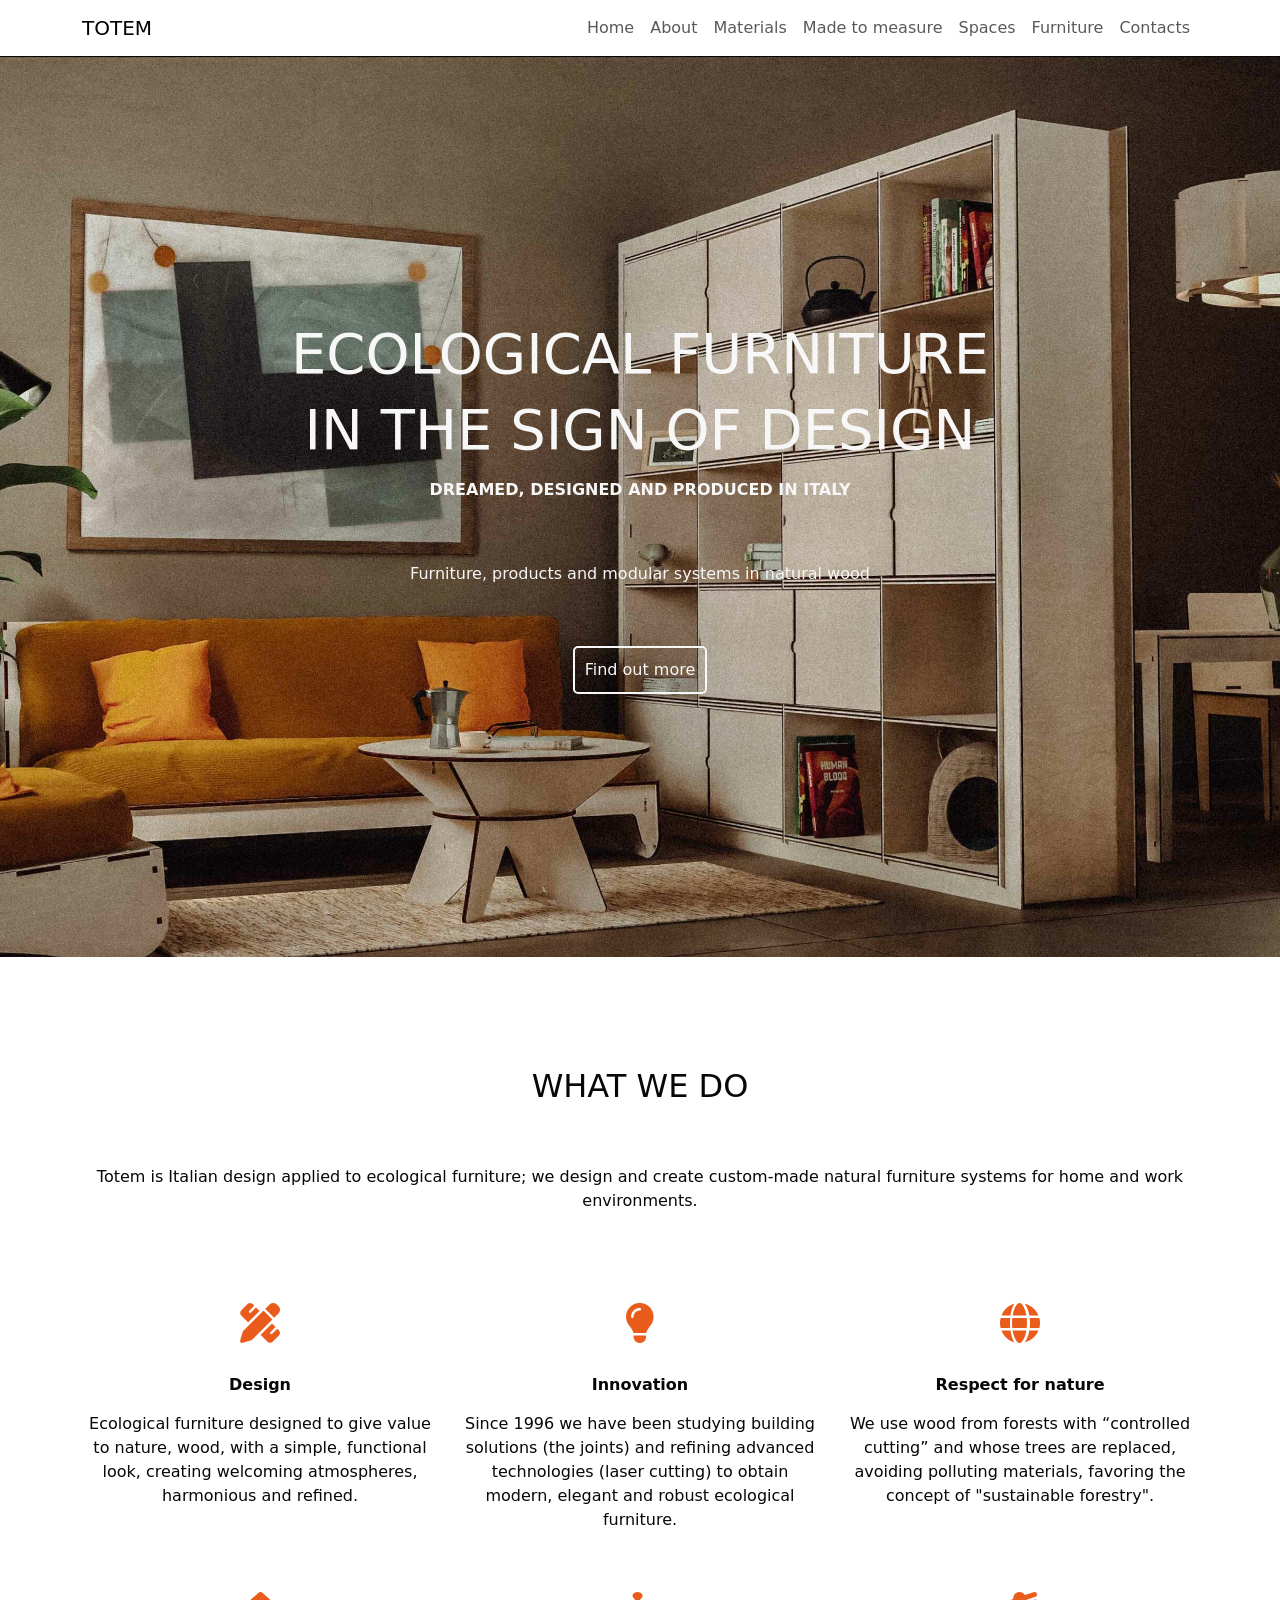
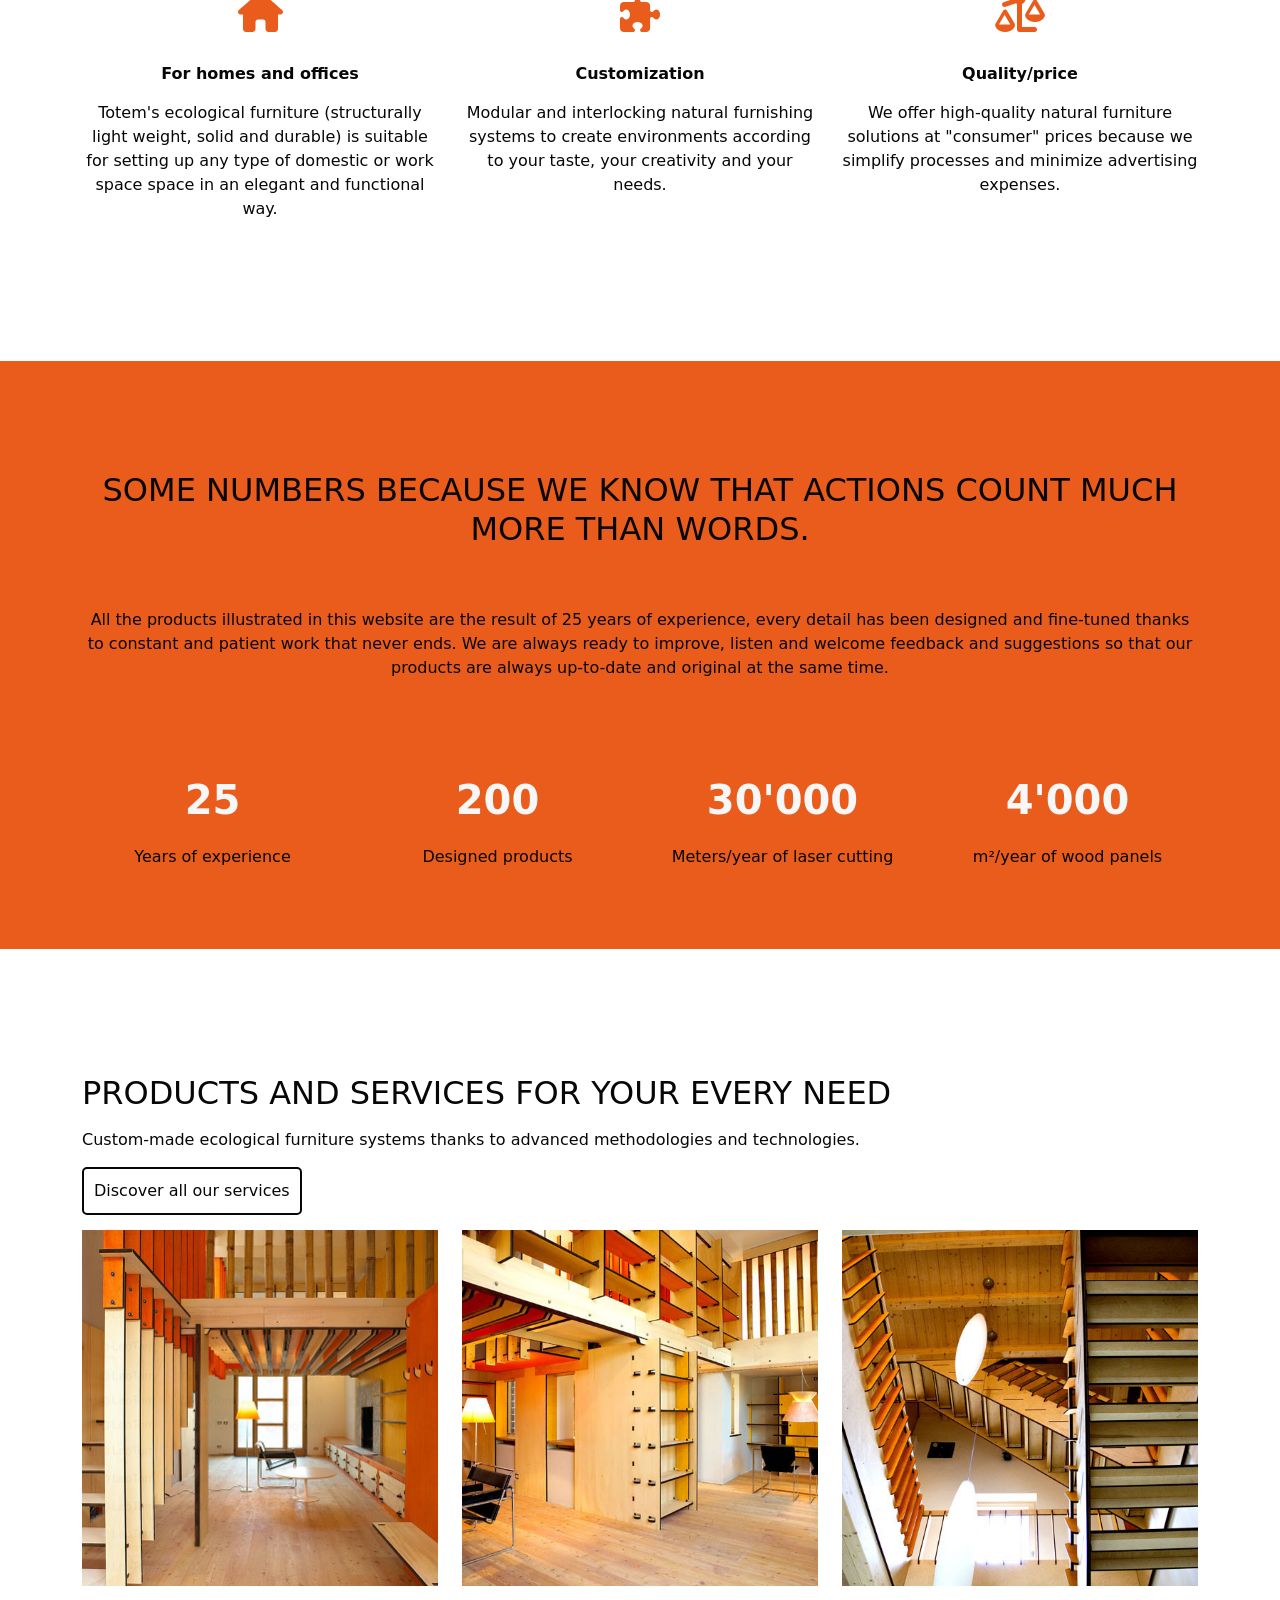
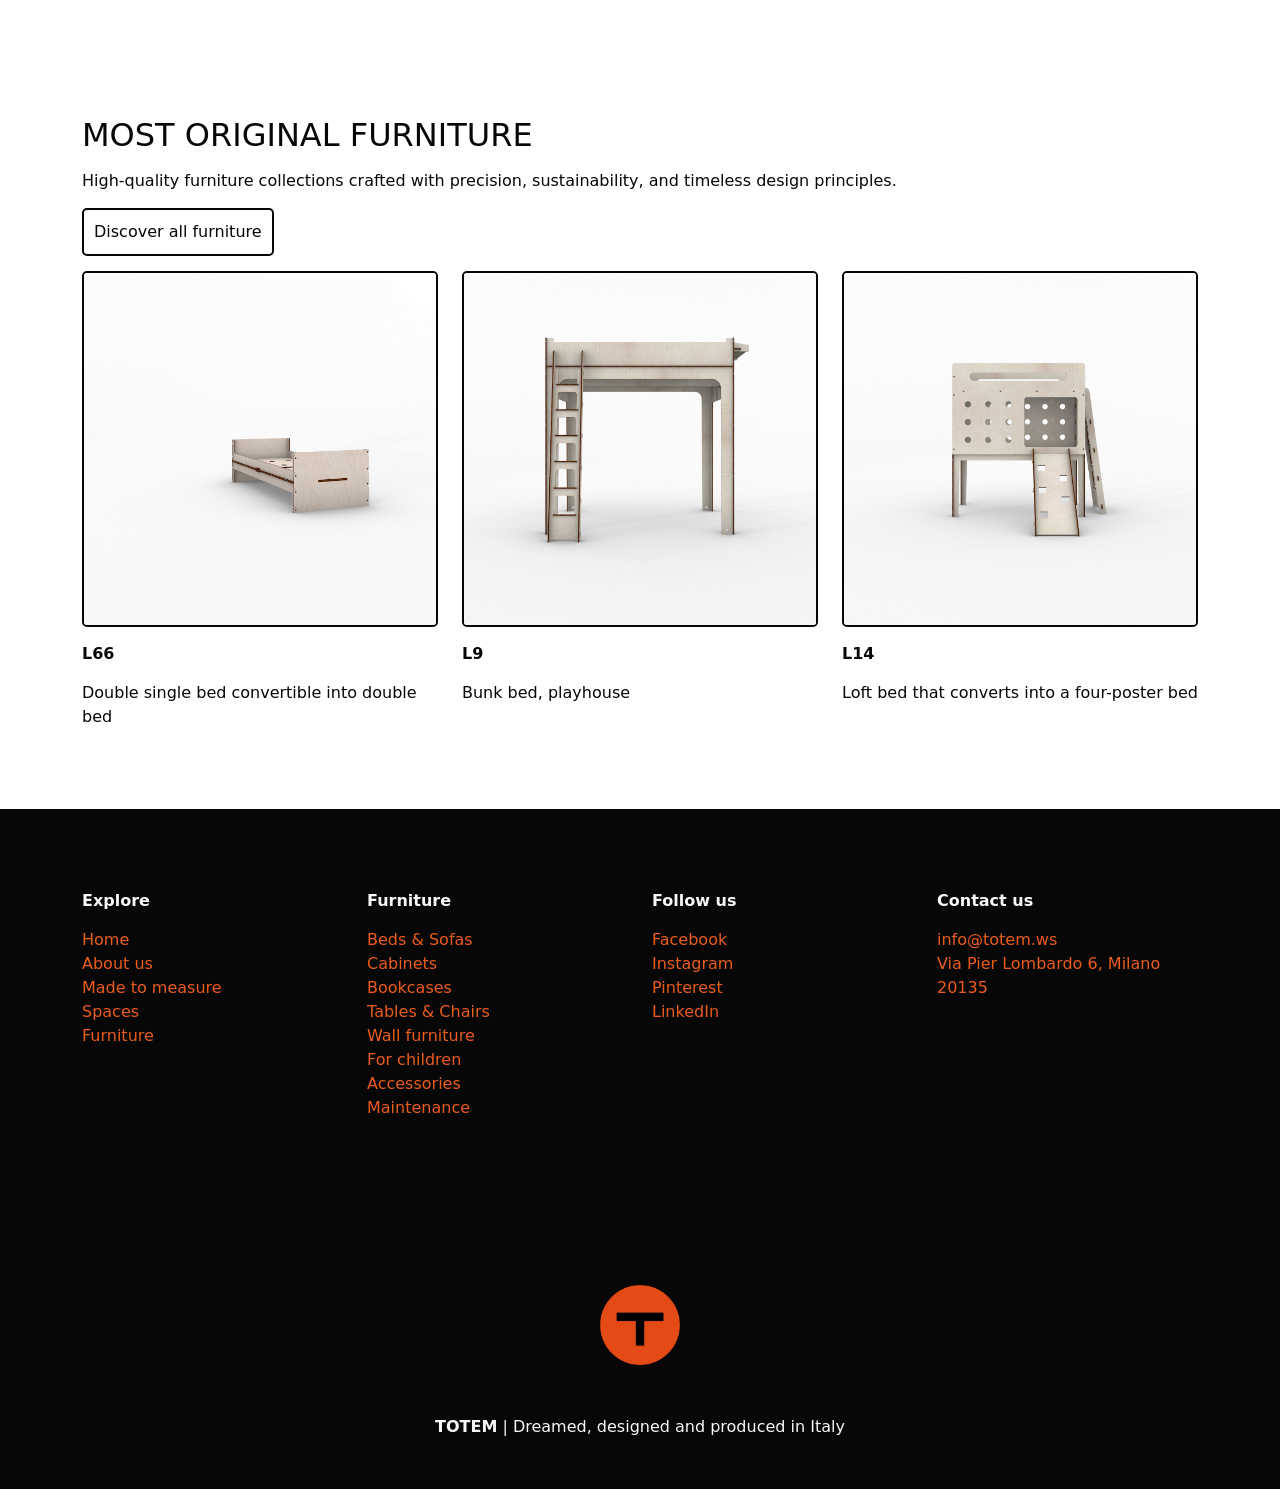
<file: index.html>
<!doctype html>
<html lang="en">

<head>
    <meta charset="utf-8">
    <meta name="viewport" content="width=device-width, initial-scale=1">

    <title>TOTEM</title>

    <link href="https://cdn.jsdelivr.net/npm/bootstrap@5.3.3/dist/css/bootstrap.min.css" rel="stylesheet">
    <link href="assets/css/main.css" rel="stylesheet">
    <link rel="stylesheet" href="https://cdnjs.cloudflare.com/ajax/libs/font-awesome/6.5.1/css/all.min.css">
</head>

<body class="text-dark">

    <!-- Navbar -->
    <nav class="navbar navbar-expand-lg">
        <div class="container">
            <a class="navbar-brand" href="index.html">TOTEM</a>

            <button class="navbar-toggler" type="button" data-bs-toggle="collapse" data-bs-target="#nav"
                aria-controls="nav" aria-expanded="false" aria-label="Toggle navigation">
                <span class="navbar-toggler-icon"></span>
            </button>

            <div class="collapse navbar-collapse" id="nav">
                <ul class="navbar-nav ms-auto">
                    <li class="nav-item"><a class="nav-link" href="index.html">Home</a></li>
                    <li class="nav-item"><a class="nav-link" href="about.html">About</a></li>
                    <li class="nav-item"><a class="nav-link" href="materials.html">Materials</a></li>
                    <li class="nav-item"><a class="nav-link" href="made-to-measure.html">Made to measure</a></li>
                    <li class="nav-item"><a class="nav-link" href="spaces.html">Spaces</a></li>
                    <li class="nav-item"><a class="nav-link" href="furniture.html">Furniture</a></li>
                    <li class="nav-item"><a class="nav-link" href="contacts.html">Contacts</a></li>
                </ul>
            </div>
        </div>
    </nav>

    <!-- ---------------------------------------- -->
    <!-- ---------------------------------------- -->
    <!-- PAGE CONTENT -->
    <!-- ---------------------------------------- -->
    <!-- ---------------------------------------- -->


    <!-- Landing -->
    <header class="hero text-center">
        <div class="container">
            <div class="hero-content text-light">
                <h1 class="text-extra-large">ECOLOGICAL FURNITURE</h1>
                <h1 class="text-extra-large">IN THE SIGN OF DESIGN</h1>
                <p class="fw-bold vss">DREAMED, DESIGNED AND PRODUCED IN ITALY</p>
                <p class="vsl">Furniture, products and modular systems in natural wood</p>
                <a href="/about.html" class="btn-outline">Find out more</a>
            </div>
        </div>
    </header>

    <!-- Services -->
    <section class="text-center">
        <div class="container">
            <h2 class="vsl">WHAT WE DO</h2>
            <p class="text-muted vsl">Totem is Italian design applied to ecological furniture; we design and create
                custom-made natural furniture systems for home and work environments.</p>

            <div class="row">
                <div class="col-md-4 vss">
                    <div>
                        <i class="fa-solid fa-pen-ruler text-accent fs-1 vss"></i>
                        <div class="fw-bold vss">Design</div>
                        <div class="text-muted vss">Ecological furniture designed to give value to nature, wood, with a
                            simple, functional look, creating welcoming atmospheres, harmonious and refined.</div>
                    </div>
                </div>

                <div class="col-md-4 vss">
                    <div>
                        <i class="fa-solid fa-lightbulb text-accent fs-1 vss"></i>
                        <div class="fw-bold vss">Innovation</div>
                        <div class="text-muted vss">Since 1996 we have been studying building solutions (the joints) and
                            refining advanced technologies (laser cutting) to obtain modern, elegant and robust
                            ecological furniture.</div>
                    </div>
                </div>

                <div class="col-md-4 vss">
                    <div>
                        <i class="fa-solid fa-globe text-accent fs-1 vss"></i>
                        <div class="fw-bold vss">Respect for nature</div>
                        <div class="text-muted vss">We use wood from forests with “controlled cutting” and whose trees
                            are replaced, avoiding polluting materials, favoring the concept of "sustainable forestry".
                        </div>
                    </div>
                </div>
            </div>
            <div class="row ">
                <div class="col-md-4 vss">
                    <div>
                        <i class="fa-solid fa-house text-accent fs-1 vss"></i>
                        <div class="fw-bold vss">For homes and offices</div>
                        <div class="text-muted vss">Totem's ecological furniture (structurally light weight, solid and
                            durable) is suitable for setting up any type of domestic or work space space in an elegant
                            and functional way.</div>
                    </div>
                </div>

                <div class="col-md-4 vss">
                    <div>
                        <i class="fa-solid fa-puzzle-piece text-accent fs-1 vss"></i>
                        <div class="fw-bold vss">Customization</div>
                        <div class="text-muted vss">Modular and interlocking natural furnishing systems to create
                            environments according to your taste, your creativity and your needs.</div>
                    </div>
                </div>

                <div class="col-md-4 vss">
                    <div>
                        <i class="fa-solid fa-scale-unbalanced text-accent fs-1 vss"></i>
                        <div class="fw-bold vss">Quality/price</div>
                        <div class="text-muted vss">We offer high-quality natural furniture solutions at "consumer"
                            prices because we simplify processes and minimize advertising expenses.</div>
                    </div>
                </div>
            </div>
        </div>
    </section>

    <!-- Numbers -->
    <section class="bg-accent text-center vsl">
        <div class="container">
            <h2 class="vsl">SOME NUMBERS BECAUSE WE KNOW THAT ACTIONS COUNT MUCH MORE THAN WORDS.</h2>
            <p class="text-muted vsl">All the products illustrated in this website are the result of 25 years of
                experience, every detail has been designed and fine-tuned thanks to constant and patient work that never
                ends. We are always ready to improve, listen and welcome feedback and suggestions so that our products
                are always up-to-date and original at the same time.</p>

            <div class="row">
                <div class="col-md-3 vss">
                    <div class="fw-bold text-light text-large vss">25</div>
                    <div class="text-muted vss">Years of experience</div>
                </div>
                <div class="col-md-3 vss">
                    <div class="fw-bold text-light text-large vss">200</div>
                    <div class="text-muted vss">Designed products</div>
                </div>
                <div class="col-md-3 vss">
                    <div class="fw-bold text-light text-large vss">30'000</div>
                    <div class="text-muted vss">Meters/year of laser cutting</div>
                </div>
                <div class="col-md-3 vss">
                    <div class="fw-bold text-light text-large vss">4'000</div>
                    <div class="text-muted vss">m²/year of wood panels</div>
                </div>
            </div>
        </div>
    </section>

    <!-- Made to measure -->
    <section>
        <div class="container">
            <h2 class="vss">PRODUCTS AND SERVICES FOR YOUR EVERY NEED</h2>
            <p class="text-muted vss">Custom-made ecological furniture systems thanks to advanced methodologies and
                technologies.</p>
            <a href="/made-to-measure.html" class="btn-outline">Discover all our services</a>
            <div class="row">
                <div class="col-md-4 vss">
                    <img src="/assets/img/totembuild-1.jpg" class="square-img" alt="">
                </div>
                <div class="col-md-4 vss">
                    <img src="/assets/img/totembuild-2.jpg" class="square-img" alt="">
                </div>
                <div class="col-md-4 vss">
                    <img src="/assets/img/totembuild-3.jpg" class="square-img" alt="">
                </div>
            </div>
    </section>

    <!-- Totem furniture -->
    <section>
        <div class="container">
            <h2 class="vss">MOST ORIGINAL FURNITURE</h2>
            <p class="text-muted vss">High-quality furniture collections crafted with precision, sustainability, and
                timeless design principles.</p>
            <a href="/furniture.html" class="btn-outline">Discover all furniture</a>
            <div class="row">
                <div class="col-md-4 vss">
                    <img src="/assets/img/furniture-1.jpg" class="square-img with-border" alt="">
                    <div class="fw-bold vss">L66</div>
                    <div class="text-muted vss">Double single bed convertible into double bed</div>
                </div>
                <div class="col-md-4 vss">
                    <img src="/assets/img/furniture-2.jpg" class="square-img with-border" alt="">
                    <div class="fw-bold vss">L9</div>
                    <div class="text-muted vss">Bunk bed, playhouse</div>
                </div>
                <div class="col-md-4 vss">
                    <img src="/assets/img/furniture-3.jpg" class="square-img with-border" alt="">
                    <div class="fw-bold vss">L14</div>
                    <div class="text-muted vss">Loft bed that converts into a four-poster bed</div>
                </div>
            </div>
    </section>

    <!-- ---------------------------------------- -->
    <!-- ---------------------------------------- -->
    <!-- END OF PAGE CONTENT -->
    <!-- ---------------------------------------- -->
    <!-- ---------------------------------------- -->

    <!-- footer -->
    <footer class="bg-dark text-light">
        <section>
            <div class="container">
                <div class="row">
                    <div class="col-md-3 vss">
                        <div class="fw-bold vss">Explore</div>
                        <div class="text-accent"><a href="/index.html">Home</a></div>
                        <div class="text-accent"><a href="/about.html">About us</a></div>
                        <div class="text-accent"><a href="/made-to-measure.html">Made to measure</a></div>
                        <div class="text-accent"><a href="/spaces.html">Spaces</a></div>
                        <div class="text-accent"><a href="/furniture.html">Furniture</a></div>
                    </div>

                    <div class="col-md-3 vss">
                        <div class="fw-bold vss">Furniture</div>
                        <div class="text-accent"><a href="/furniture/beds-and-sofas.html">Beds & Sofas</a></div>
                        <div class="text-accent"><a href="/furniture/cabinets.html">Cabinets</a></div>
                        <div class="text-accent"><a href="/furniture/bookcases.html">Bookcases</a></div>
                        <div class="text-accent"><a href="/furniture/tables-and-chairs.html">Tables & Chairs</a></div>
                        <div class="text-accent"><a href="/furniture/wall-furniture.html">Wall furniture</a></div>
                        <div class="text-accent"><a href="/furniture/for-children.html">For children</a></div>
                        <div class="text-accent"><a href="/furniture/accessories.html">Accessories</a></div>
                        <div class="text-accent"><a href="/furniture/maintenance.html">Maintenance</a></div>
                    </div>

                    <div class="col-md-3 vss">
                        <div class="fw-bold vss">Follow us</div>
                        <div class="text-accent"><a href="https://www.facebook.com/totemitalia/">Facebook</a></div>
                        <div class="text-accent"><a href="https://www.instagram.com/totemitalia/">Instagram</a></div>
                        <div class="text-accent"><a href="https://www.pinterest.it/totemitalia/">Pinterest</a></div>
                        <div class="text-accent"><a href="http://linkedin.com/in/totem-italia-38a21064">LinkedIn</a></div>
                    </div>

                    <div class="col-md-3 vss">
                        <div class="fw-bold vss">Contact us</div>
                        <div class="text-accent"><a href="mailto:info@totem.ws">info@totem.ws</a></div>
                        <div class="text-accent"><a href="https://maps.app.goo.gl/YVrzbDgxtVVMACem8">Via Pier Lombardo 6, Milano 20135</a></div>

                    </div>
                </div>
            </div>
        </section>

        <section class="text-center">
            <div><img src="/assets/img/logo-small.png" class="logo-footer" alt=""></div>
            <div><span class="fw-bold">TOTEM</span> | Dreamed, designed and produced in Italy</div>
        </section>
    </footer>

    <script src="https://cdn.jsdelivr.net/npm/bootstrap@5.3.3/dist/js/bootstrap.bundle.min.js"></script>
</body>

</html>
</file>
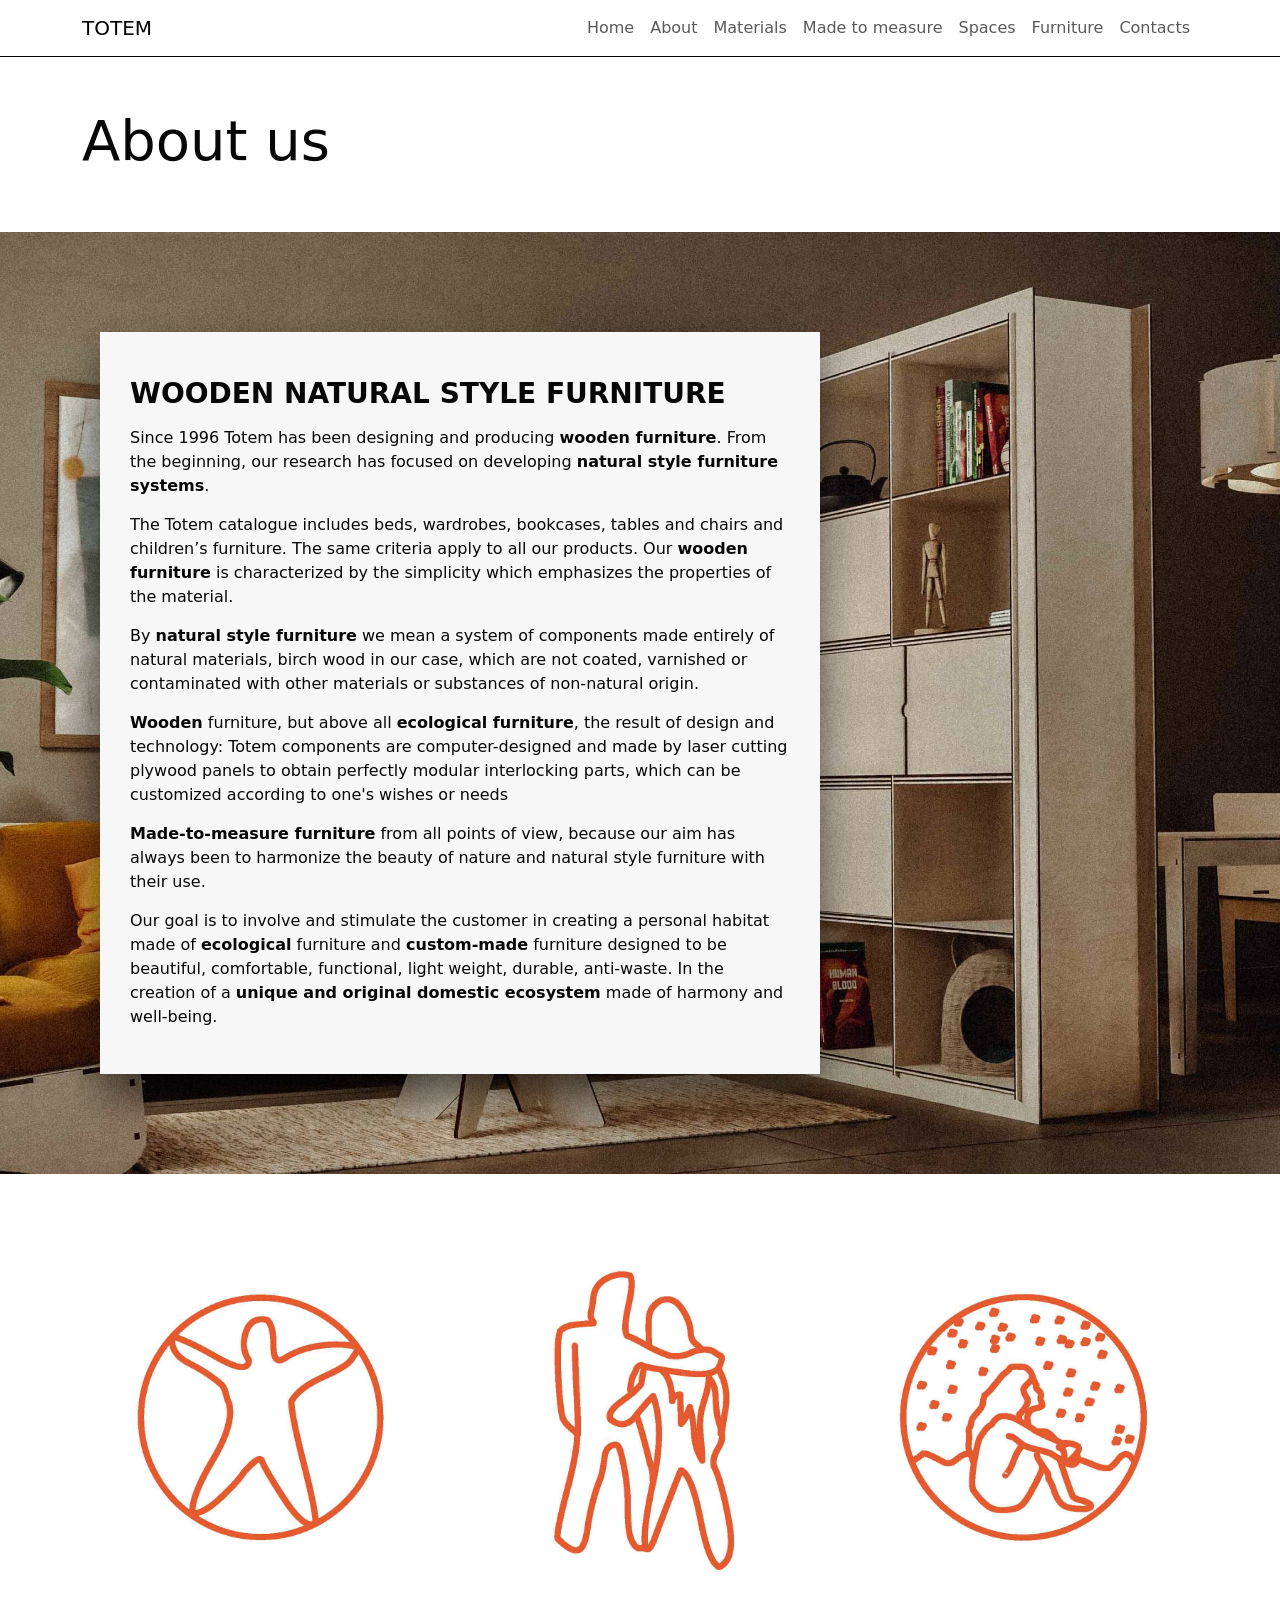
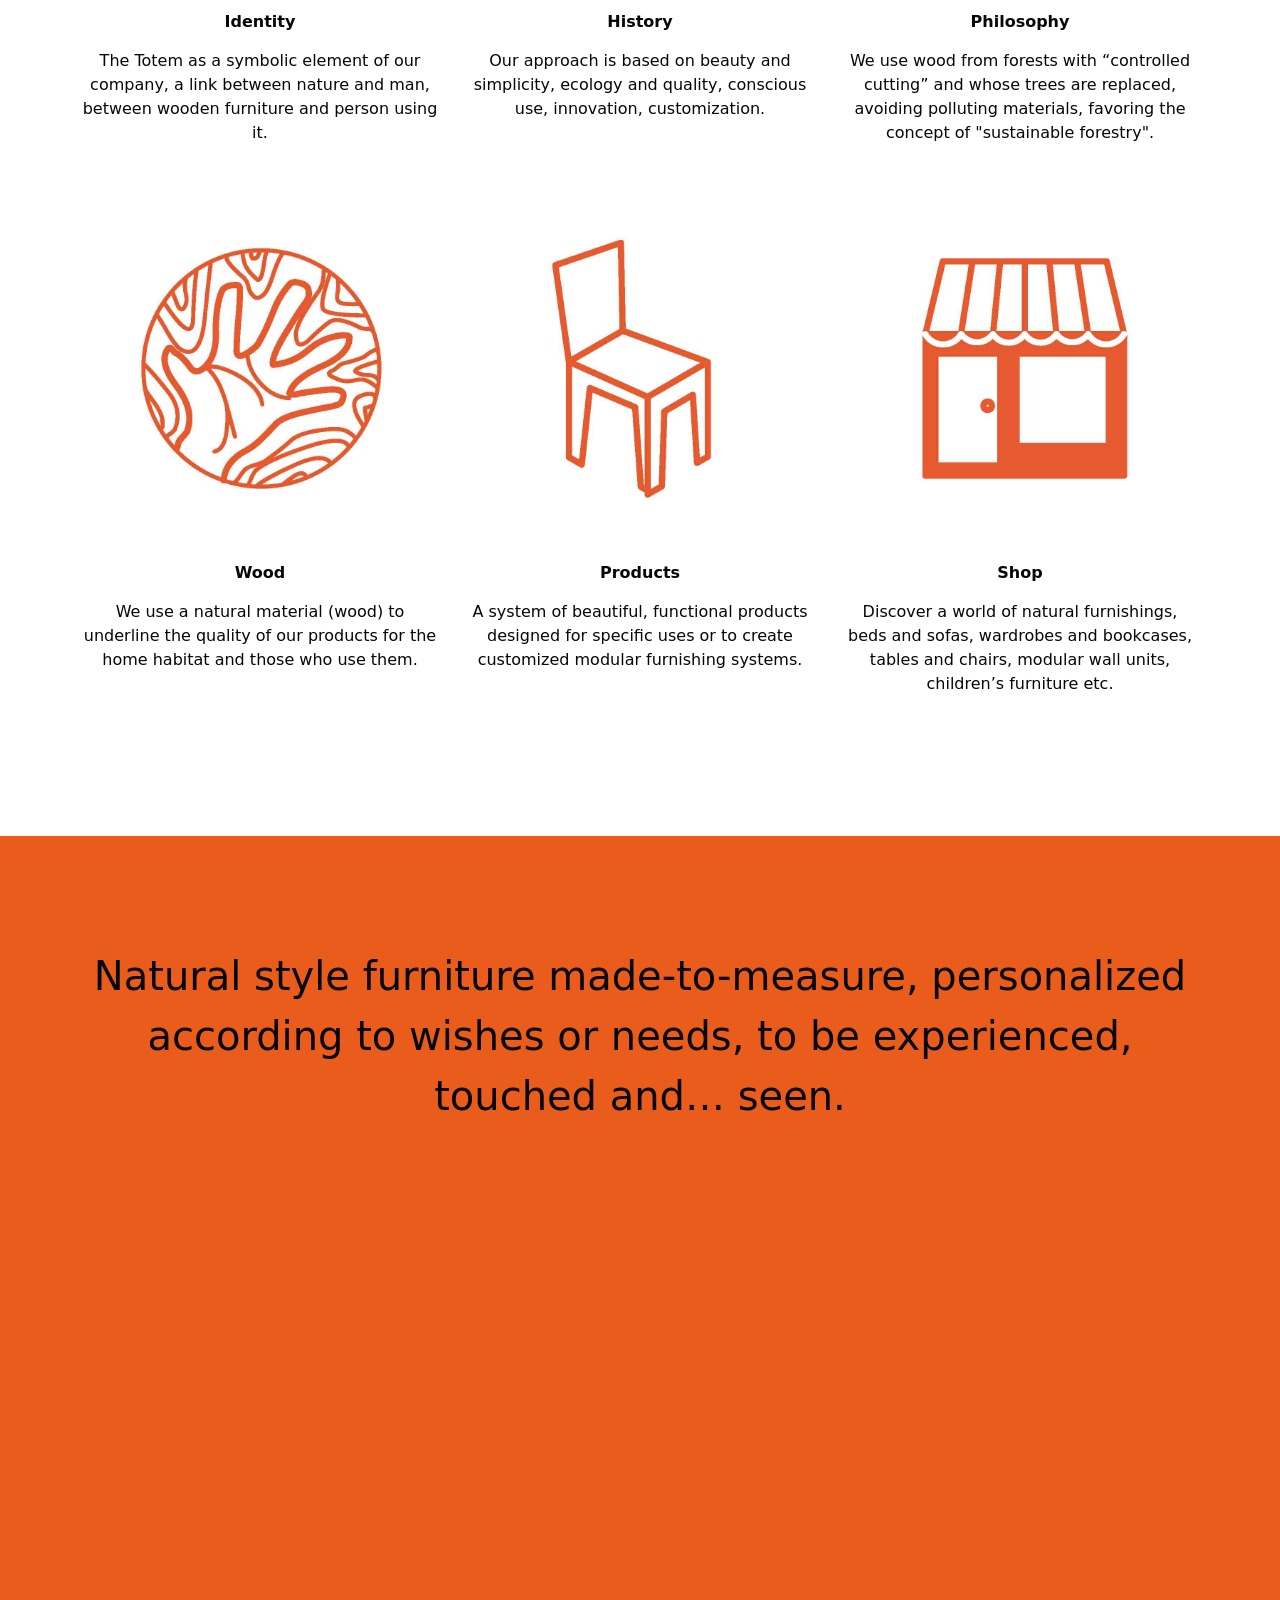
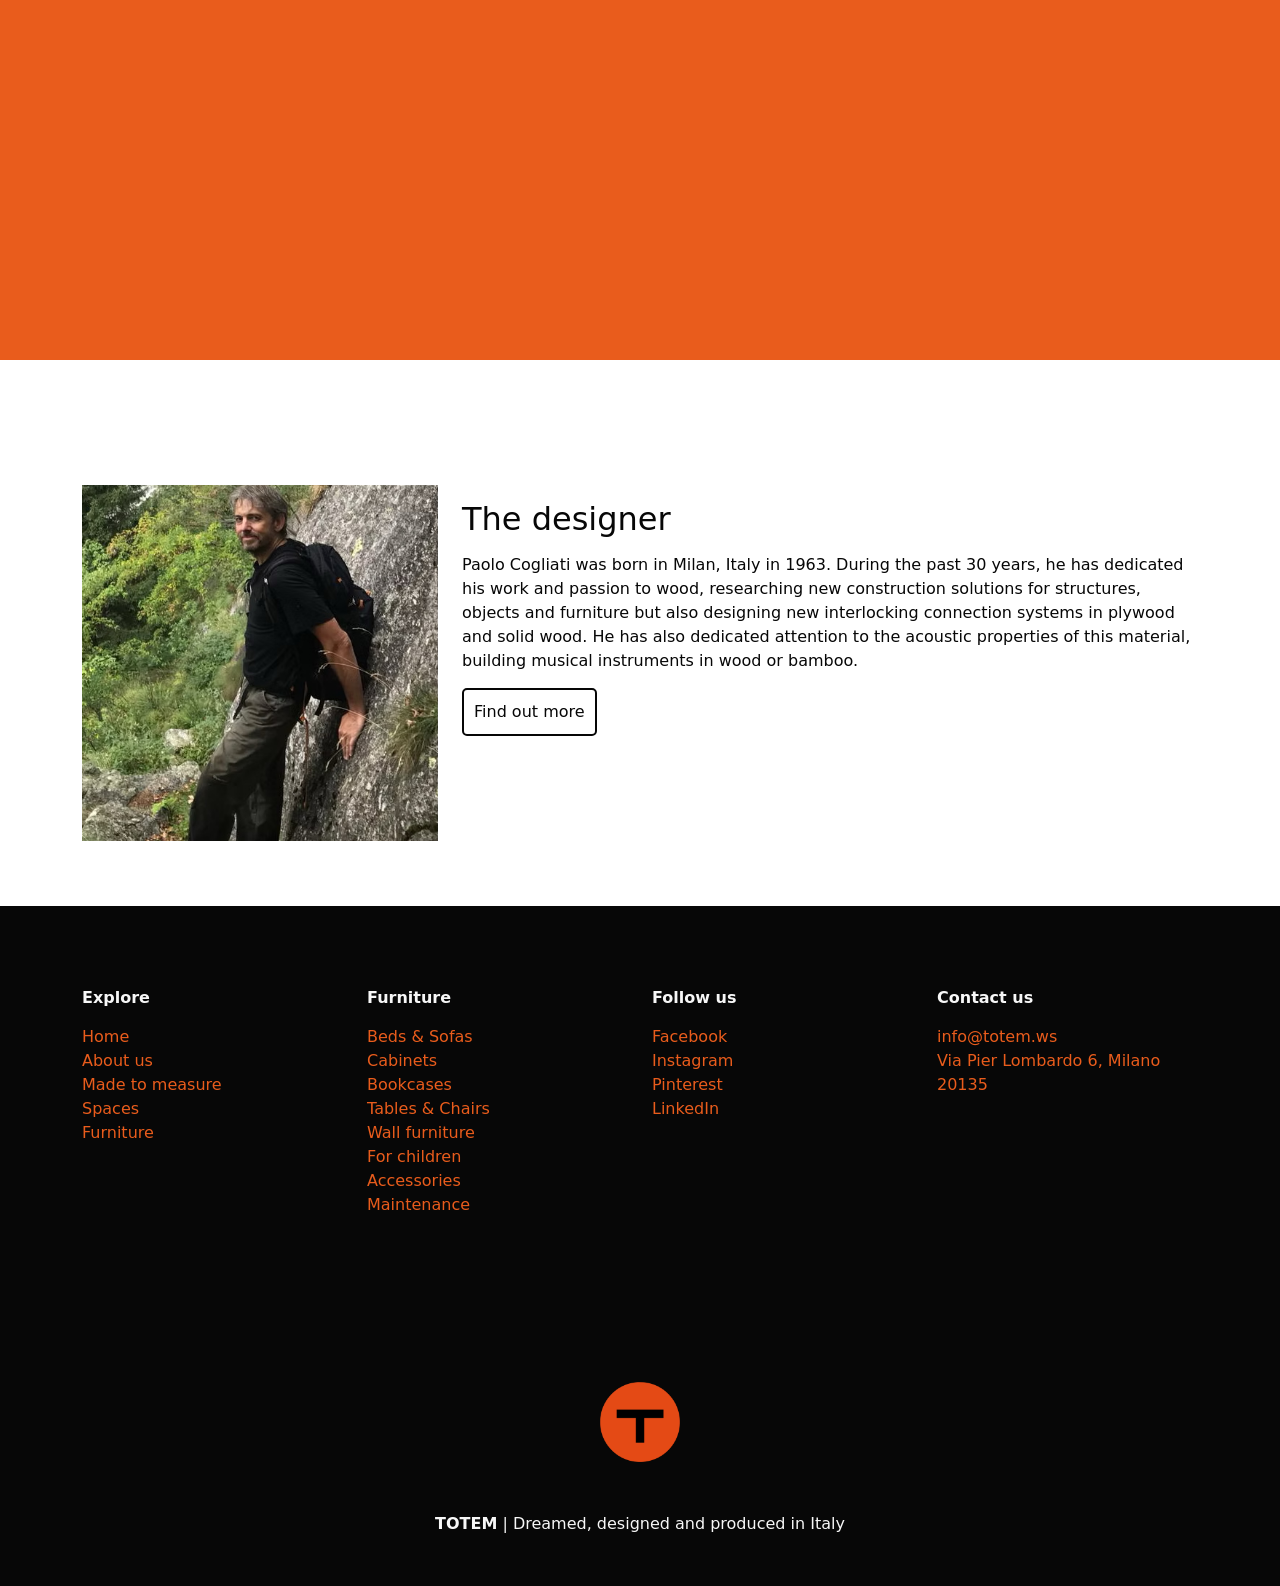
<file: about.html>
<!doctype html>
<html lang="en">

<head>
    <meta charset="utf-8">
    <meta name="viewport" content="width=device-width, initial-scale=1">

    <title>TOTEM | About</title>

    <link href="https://cdn.jsdelivr.net/npm/bootstrap@5.3.3/dist/css/bootstrap.min.css" rel="stylesheet">
    <link href="assets/css/main.css" rel="stylesheet">
    <link rel="stylesheet" href="https://cdnjs.cloudflare.com/ajax/libs/font-awesome/6.5.1/css/all.min.css">
</head>

<body class="text-dark">

    <!-- Navbar -->
    <nav class="navbar navbar-expand-lg">
        <div class="container">
            <a class="navbar-brand" href="index.html">TOTEM</a>

            <button class="navbar-toggler" type="button" data-bs-toggle="collapse" data-bs-target="#nav"
                aria-controls="nav" aria-expanded="false" aria-label="Toggle navigation">
                <span class="navbar-toggler-icon"></span>
            </button>

            <div class="collapse navbar-collapse" id="nav">
                <ul class="navbar-nav ms-auto">
                    <li class="nav-item"><a class="nav-link" href="index.html">Home</a></li>
                    <li class="nav-item"><a class="nav-link" href="about.html">About</a></li>
                    <li class="nav-item"><a class="nav-link" href="materials.html">Materials</a></li>
                    <li class="nav-item"><a class="nav-link" href="made-to-measure.html">Made to measure</a></li>
                    <li class="nav-item"><a class="nav-link" href="spaces.html">Spaces</a></li>
                    <li class="nav-item"><a class="nav-link" href="furniture.html">Furniture</a></li>
                    <li class="nav-item"><a class="nav-link" href="contacts.html">Contacts</a></li>
                </ul>
            </div>
        </div>
    </nav>

    <!-- ---------------------------------------- -->
    <!-- ---------------------------------------- -->
    <!-- PAGE CONTENT -->
    <!-- ---------------------------------------- -->
    <!-- ---------------------------------------- -->

    <!-- Title -->
    <section>
        <div class="container">
            <h1 class="text-extra-large">About us</h1>
        </div>
    </section>

    <!-- Card -->
    <section class="card-background about-card-background">
        <div class="container">
            <div class="row">
                <div class="col-md-8 card-like">
                    <h3 class="fw-bold vss">WOODEN NATURAL STYLE FURNITURE</h3>
                    <p class="text-muted vss">Since 1996 Totem has been designing and producing <b>wooden furniture</b>.
                        From the beginning, our research has focused on developing <b>natural style furniture
                            systems</b>.
                    </p>
                    <p class="text-muted mb-0">The Totem catalogue includes beds, wardrobes, bookcases, tables and
                        chairs and children’s furniture. The same criteria apply to all our products. Our <b>wooden
                            furniture</b> is characterized by the simplicity which emphasizes the properties of the
                        material.
                    </p>
                    <p class="text-muted vss">By <b>natural style furniture</b> we mean a system of components made
                        entirely of natural materials, birch wood in our case, which are not coated, varnished or
                        contaminated with other materials or substances of non-natural origin.</p>
                    <p class="text-muted vss"><b>Wooden</b> furniture, but above all <b>ecological furniture</b>, the
                        result of
                        design and technology: Totem components are computer-designed and made by laser cutting
                        plywood panels to obtain perfectly modular interlocking parts, which can be customized
                        according to one's wishes or needs</p>
                    <p class="text-muted vss"><b>Made-to-measure furniture</b> from all points of view, because our aim
                        has always been to harmonize the beauty of nature and natural style furniture with their
                        use.</p>
                    <p class="text-muted vss">Our goal is to involve and stimulate the customer in creating a
                        personal habitat made of <b>ecological</b> furniture and <b>custom-made</b> furniture designed
                        to be
                        beautiful, comfortable, functional, light weight, durable, anti-waste. In the creation of a
                        <b>unique and original domestic ecosystem</b> made of harmony and well-being.
                    </p>

                </div>
            </div>
        </div>
    </section>

    <!-- Pillars -->
    <section class="text-center">
        <div class="container">
            <div class="row">

                <div class="col-md-4 vss">
                    <div>
                        <img src="/assets/img/pillars/identity.jpg" class="square-img" alt="">
                        <div class="fw-bold vss">Identity</div>
                        <div class="text-muted vss">The Totem as a symbolic element of our company, a link between
                            nature and man, between wooden furniture and person using it.</div>
                    </div>
                </div>

                <div class="col-md-4 vss">
                    <div>
                        <img src="/assets/img/pillars/history.jpg" class="square-img" alt="">
                        <div class="fw-bold vss">History</div>
                        <div class="text-muted vss">Our approach is based on beauty and simplicity, ecology and quality,
                            conscious use, innovation, customization.</div>
                    </div>
                </div>

                <div class="col-md-4 vss">
                    <div>
                        <img src="/assets/img/pillars/philosophy.jpg" class="square-img" alt="">
                        <div class="fw-bold vss">Philosophy</div>
                        <div class="text-muted vss">We use wood from forests with “controlled cutting” and whose trees
                            are replaced, avoiding polluting materials, favoring the concept of "sustainable forestry".
                        </div>
                    </div>
                </div>

            </div>
            <div class="row ">

                <div class="col-md-4 vss">
                    <div>
                        <img src="/assets/img/pillars/wood.jpg" class="square-img" alt="">
                        <div class="fw-bold vss">Wood</div>
                        <div class="text-muted vss">We use a natural material (wood) to underline the quality of our
                            products for the home habitat and those who use them.</div>
                    </div>
                </div>

                <div class="col-md-4 vss">
                    <div>
                        <img src="/assets/img/pillars/products.jpg" class="square-img" alt="">
                        <div class="fw-bold vss">Products</div>
                        <div class="text-muted vss">A system of beautiful, functional products designed for specific
                            uses or to create customized modular furnishing systems.</div>
                    </div>
                </div>

                <div class="col-md-4 vss">
                    <div>
                        <img src="/assets/img/pillars/shop.jpg" class="square-img" alt="">
                        <div class="fw-bold vss">Shop</div>
                        <div class="text-muted vss">Discover a world of natural furnishings, beds and sofas, wardrobes
                            and bookcases, tables and chairs, modular wall units, children’s furniture etc.</div>
                    </div>
                </div>

            </div>
        </div>
    </section>

    <!-- Video -->
    <section class="bg-accent text-center vsl">
        <div class="container">
            <p class="text-large vsl">Natural style furniture made-to-measure, personalized according to wishes or
                needs, to be experienced, touched and… seen.</p>
        </div>
        <div class="videoWrapper">
            <iframe width="558" height="323" src="https://www.youtube.com/embed/yM-K0TlFMoo" title="The TOTEM system"
                frameborder="0"
                allow="accelerometer; autoplay; clipboard-write; encrypted-media; gyroscope; picture-in-picture; web-share"
                referrerpolicy="strict-origin-when-cross-origin" allowfullscreen></iframe>
        </div>
    </section>

    <!-- Designer -->
    <section>
        <div class="container">
            <div class="row">
                <div class="col-md-4 vss">
                    <img src="/assets/img/paolo-cogliati.jpg" class="square-img" alt="">
                </div>
                <div class="col-md-8 vss">
                    <h2 class="vss">The designer</h2>
                    <p class="text-muted vss">Paolo Cogliati was born in Milan, Italy in 1963. During the past 30 years,
                        he has dedicated his work and passion to wood, researching new construction solutions for
                        structures, objects and furniture but also designing new interlocking connection systems in
                        plywood and solid wood. He has also dedicated attention to the acoustic properties of this
                        material, building musical instruments in wood or bamboo. </p>
                    <a href="https://www.paolocogliati.org" class="btn-outline">Find out more</a>
                </div>
            </div>
    </section>


    <!-- ---------------------------------------- -->
    <!-- ---------------------------------------- -->
    <!-- END OF PAGE CONTENT -->
    <!-- ---------------------------------------- -->
    <!-- ---------------------------------------- -->

    <!-- footer -->
    <footer class="bg-dark text-light">
        <section>
            <div class="container">
                <div class="row">
                    <div class="col-md-3 vss">
                        <div class="fw-bold vss">Explore</div>
                        <div class="text-accent"><a href="/index.html">Home</a></div>
                        <div class="text-accent"><a href="/about.html">About us</a></div>
                        <div class="text-accent"><a href="/made-to-measure.html">Made to measure</a></div>
                        <div class="text-accent"><a href="/spaces.html">Spaces</a></div>
                        <div class="text-accent"><a href="/furniture.html">Furniture</a></div>
                    </div>

                    <div class="col-md-3 vss">
                        <div class="fw-bold vss">Furniture</div>
                        <div class="text-accent"><a href="/furniture/beds-and-sofas.html">Beds & Sofas</a></div>
                        <div class="text-accent"><a href="/furniture/cabinets.html">Cabinets</a></div>
                        <div class="text-accent"><a href="/furniture/bookcases.html">Bookcases</a></div>
                        <div class="text-accent"><a href="/furniture/tables-and-chairs.html">Tables & Chairs</a></div>
                        <div class="text-accent"><a href="/furniture/wall-furniture.html">Wall furniture</a></div>
                        <div class="text-accent"><a href="/furniture/for-children.html">For children</a></div>
                        <div class="text-accent"><a href="/furniture/accessories.html">Accessories</a></div>
                        <div class="text-accent"><a href="/furniture/maintenance.html">Maintenance</a></div>
                    </div>

                    <div class="col-md-3 vss">
                        <div class="fw-bold vss">Follow us</div>
                        <div class="text-accent"><a href="https://www.facebook.com/totemitalia/">Facebook</a></div>
                        <div class="text-accent"><a href="https://www.instagram.com/totemitalia/">Instagram</a></div>
                        <div class="text-accent"><a href="https://www.pinterest.it/totemitalia/">Pinterest</a></div>
                        <div class="text-accent"><a href="http://linkedin.com/in/totem-italia-38a21064">LinkedIn</a></div>
                    </div>

                    <div class="col-md-3 vss">
                        <div class="fw-bold vss">Contact us</div>
                        <div class="text-accent"><a href="mailto:info@totem.ws">info@totem.ws</a></div>
                        <div class="text-accent"><a href="https://maps.app.goo.gl/YVrzbDgxtVVMACem8">Via Pier Lombardo 6, Milano 20135</a></div>

                    </div>
                </div>
            </div>
        </section>

        <section class="text-center">
            <div><img src="/assets/img/logo-small.png" class="logo-footer" alt=""></div>
            <div><span class="fw-bold">TOTEM</span> | Dreamed, designed and produced in Italy</div>
        </section>
    </footer>

    <script src="https://cdn.jsdelivr.net/npm/bootstrap@5.3.3/dist/js/bootstrap.bundle.min.js"></script>
</body>

</html>
</file>
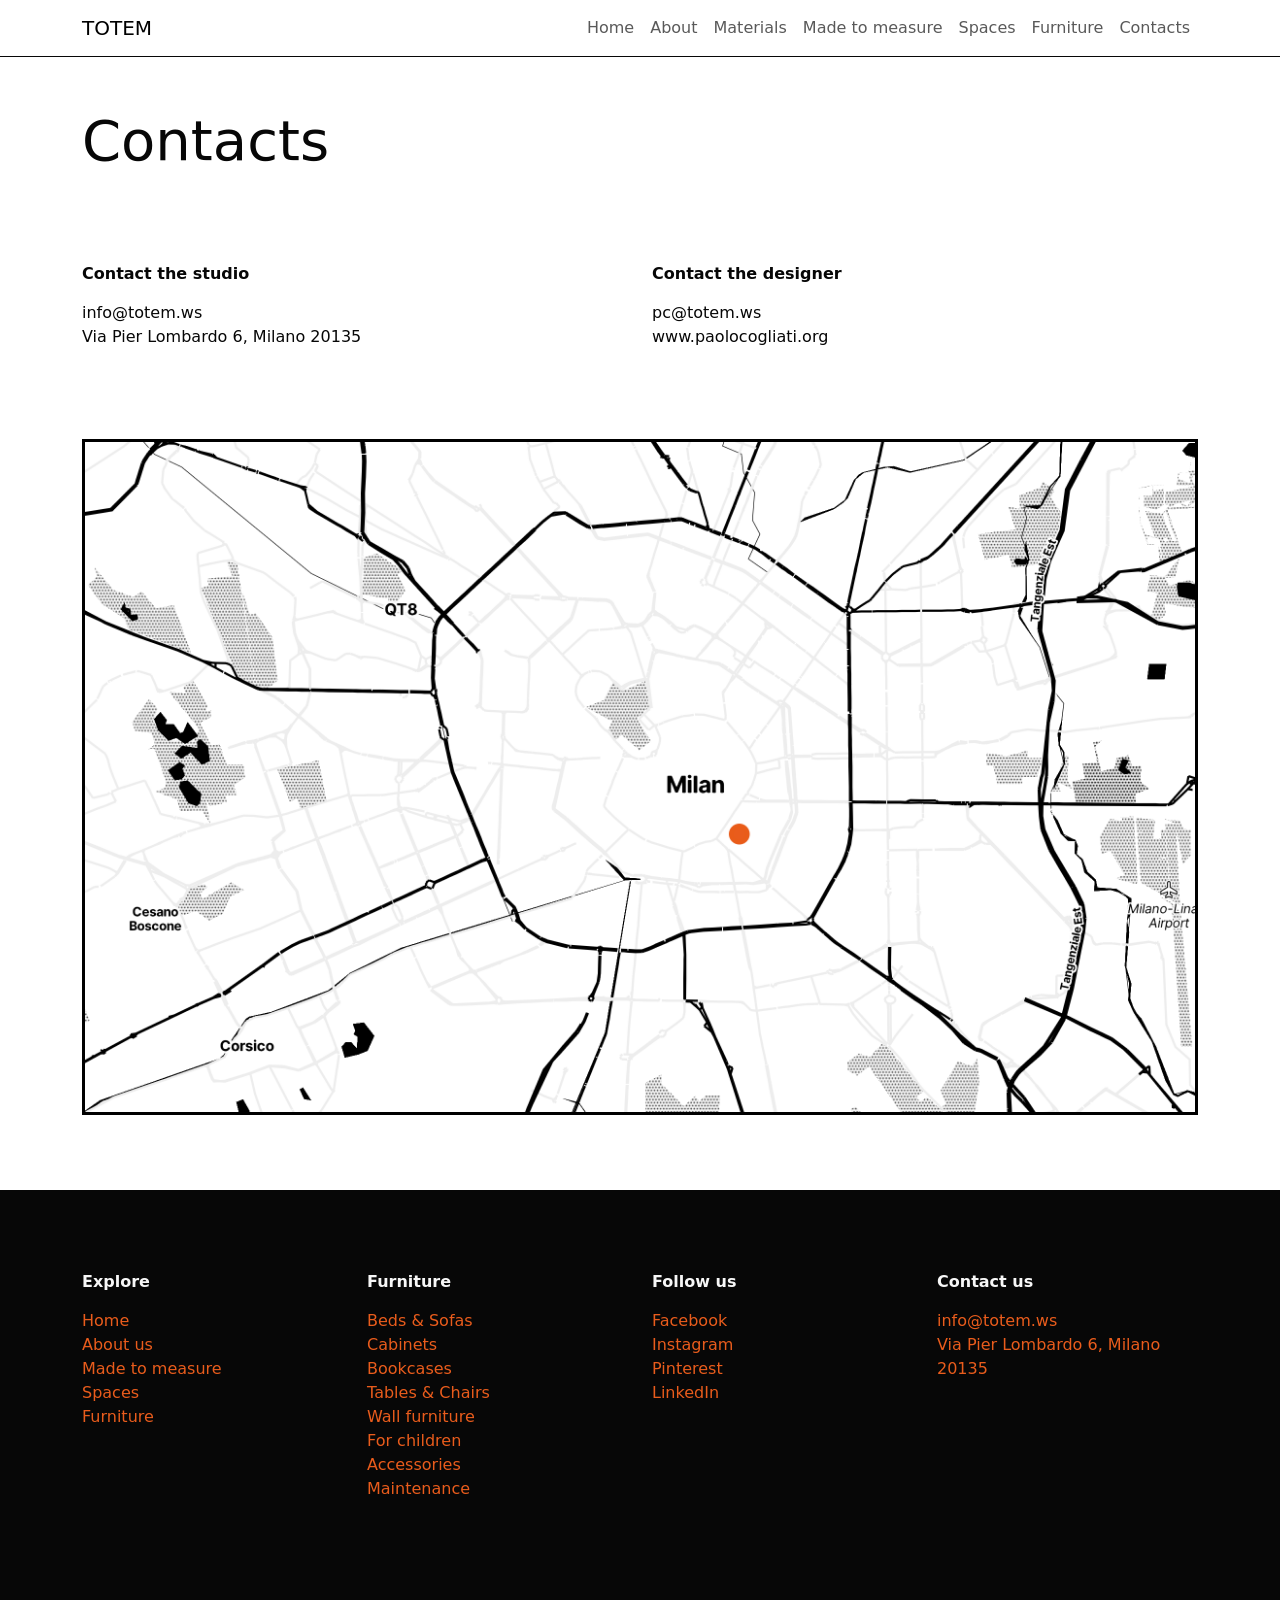
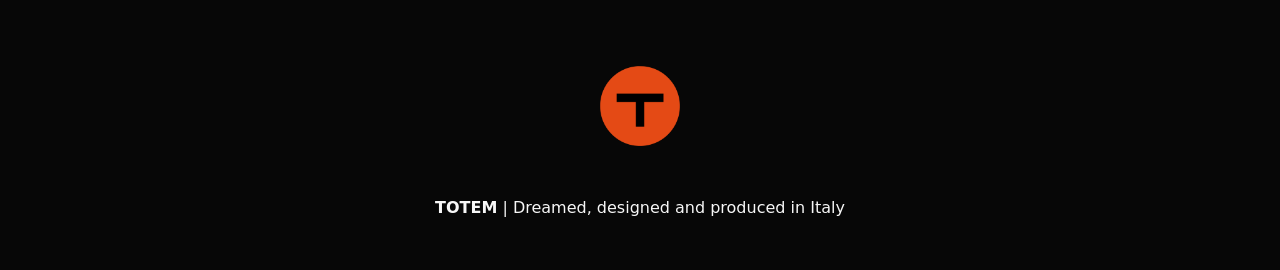
<file: contacts.html>
<!doctype html>
<html lang="en">

<head>
    <meta charset="utf-8">
    <meta name="viewport" content="width=device-width, initial-scale=1">

    <title>TOTEM | Contacts</title>

    <link href="https://cdn.jsdelivr.net/npm/bootstrap@5.3.3/dist/css/bootstrap.min.css" rel="stylesheet">
    <link href="assets/css/main.css" rel="stylesheet">
    <link rel="stylesheet" href="https://cdnjs.cloudflare.com/ajax/libs/font-awesome/6.5.1/css/all.min.css">
</head>

<body class="text-dark">

    <!-- Navbar -->
    <nav class="navbar navbar-expand-lg">
        <div class="container">
            <a class="navbar-brand" href="index.html">TOTEM</a>

            <button class="navbar-toggler" type="button" data-bs-toggle="collapse" data-bs-target="#nav"
                aria-controls="nav" aria-expanded="false" aria-label="Toggle navigation">
                <span class="navbar-toggler-icon"></span>
            </button>

            <div class="collapse navbar-collapse" id="nav">
                <ul class="navbar-nav ms-auto">
                    <li class="nav-item"><a class="nav-link" href="index.html">Home</a></li>
                    <li class="nav-item"><a class="nav-link" href="about.html">About</a></li>
                    <li class="nav-item"><a class="nav-link" href="materials.html">Materials</a></li>
                    <li class="nav-item"><a class="nav-link" href="made-to-measure.html">Made to measure</a></li>
                    <li class="nav-item"><a class="nav-link" href="spaces.html">Spaces</a></li>
                    <li class="nav-item"><a class="nav-link" href="furniture.html">Furniture</a></li>
                    <li class="nav-item"><a class="nav-link" href="contacts.html">Contacts</a></li>
                </ul>
            </div>
        </div>
    </nav>

    <!-- ---------------------------------------- -->
    <!-- ---------------------------------------- -->
    <!-- PAGE CONTENT -->
    <!-- ---------------------------------------- -->
    <!-- ---------------------------------------- -->

    <!-- Title -->
    <section>
        <div class="container">
            <h1 class="text-extra-large">Contacts</h1>
        </div>
    </section>

    <div class="container">
        <div class="row">
            <div class="col-6 vss">
                <div class="fw-bold vss">Contact the studio</div>
                <div><a href="mailto:info@totem.ws">info@totem.ws</a></div>
                <div><a href="https://maps.app.goo.gl/YVrzbDgxtVVMACem8">Via Pier Lombardo 6, Milano 20135</a></div>
            </div>

            <div class="col-6 vss">
                <div class="fw-bold vss">Contact the designer</div>
                <div><a href="mailto:info@totem.ws">pc@totem.ws</a></div>
                <div><a href="https://www.paolocogliati.org">www.paolocogliati.org</a></div>
            </div>
        </div>
    </div>

    <div class="container vsl">
        <div class="row">
            <div class="col-12 vss">
                <img style="border: 3px solid black" class="spaces-img" src="/assets/img/map.png" alt="">
            </div>
        </div>
    </div>



    <!-- ---------------------------------------- -->
    <!-- ---------------------------------------- -->
    <!-- END OF PAGE CONTENT -->
    <!-- ---------------------------------------- -->
    <!-- ---------------------------------------- -->

    <!-- footer -->
    <footer class="bg-dark text-light">
        <section>
            <div class="container">
                <div class="row">
                    <div class="col-md-3 vss">
                        <div class="fw-bold vss">Explore</div>
                        <div class="text-accent"><a href="/index.html">Home</a></div>
                        <div class="text-accent"><a href="/about.html">About us</a></div>
                        <div class="text-accent"><a href="/made-to-measure.html">Made to measure</a></div>
                        <div class="text-accent"><a href="/spaces.html">Spaces</a></div>
                        <div class="text-accent"><a href="/furniture.html">Furniture</a></div>
                    </div>

                    <div class="col-md-3 vss">
                        <div class="fw-bold vss">Furniture</div>
                        <div class="text-accent"><a href="/furniture/beds-and-sofas.html">Beds & Sofas</a></div>
                        <div class="text-accent"><a href="/furniture/cabinets.html">Cabinets</a></div>
                        <div class="text-accent"><a href="/furniture/bookcases.html">Bookcases</a></div>
                        <div class="text-accent"><a href="/furniture/tables-and-chairs.html">Tables & Chairs</a></div>
                        <div class="text-accent"><a href="/furniture/wall-furniture.html">Wall furniture</a></div>
                        <div class="text-accent"><a href="/furniture/for-children.html">For children</a></div>
                        <div class="text-accent"><a href="/furniture/accessories.html">Accessories</a></div>
                        <div class="text-accent"><a href="/furniture/maintenance.html">Maintenance</a></div>
                    </div>

                    <div class="col-md-3 vss">
                        <div class="fw-bold vss">Follow us</div>
                        <div class="text-accent"><a href="https://www.facebook.com/totemitalia/">Facebook</a></div>
                        <div class="text-accent"><a href="https://www.instagram.com/totemitalia/">Instagram</a></div>
                        <div class="text-accent"><a href="https://www.pinterest.it/totemitalia/">Pinterest</a></div>
                        <div class="text-accent"><a href="http://linkedin.com/in/totem-italia-38a21064">LinkedIn</a>
                        </div>
                    </div>

                    <div class="col-md-3 vss">
                        <div class="fw-bold vss">Contact us</div>
                        <div class="text-accent"><a href="mailto:info@totem.ws">info@totem.ws</a></div>
                        <div class="text-accent"><a href="https://maps.app.goo.gl/YVrzbDgxtVVMACem8">Via Pier Lombardo
                                6, Milano 20135</a></div>

                    </div>
                </div>
            </div>
        </section>

        <section class="text-center">
            <div><img src="/assets/img/logo-small.png" class="logo-footer" alt=""></div>
            <div><span class="fw-bold">TOTEM</span> | Dreamed, designed and produced in Italy</div>
        </section>
    </footer>

    <script src="https://cdn.jsdelivr.net/npm/bootstrap@5.3.3/dist/js/bootstrap.bundle.min.js"></script>
</body>

</html>
</file>
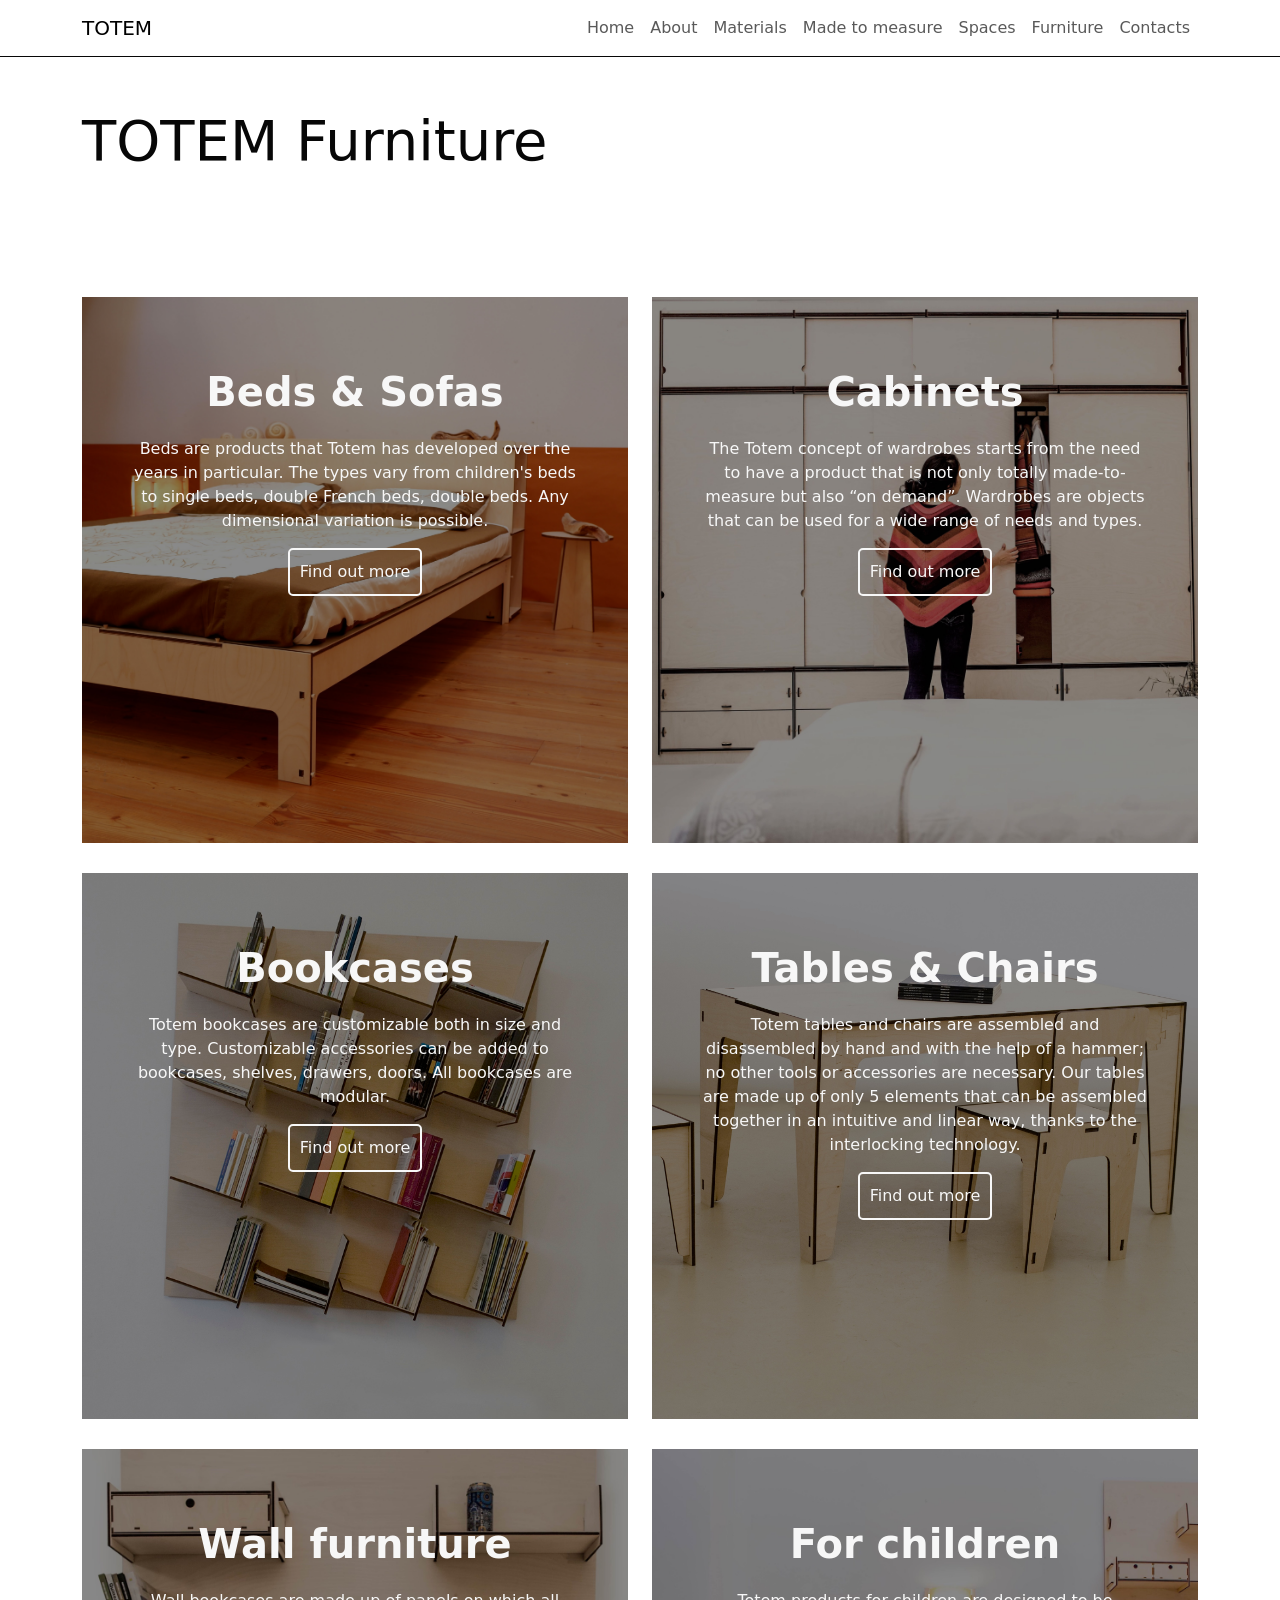
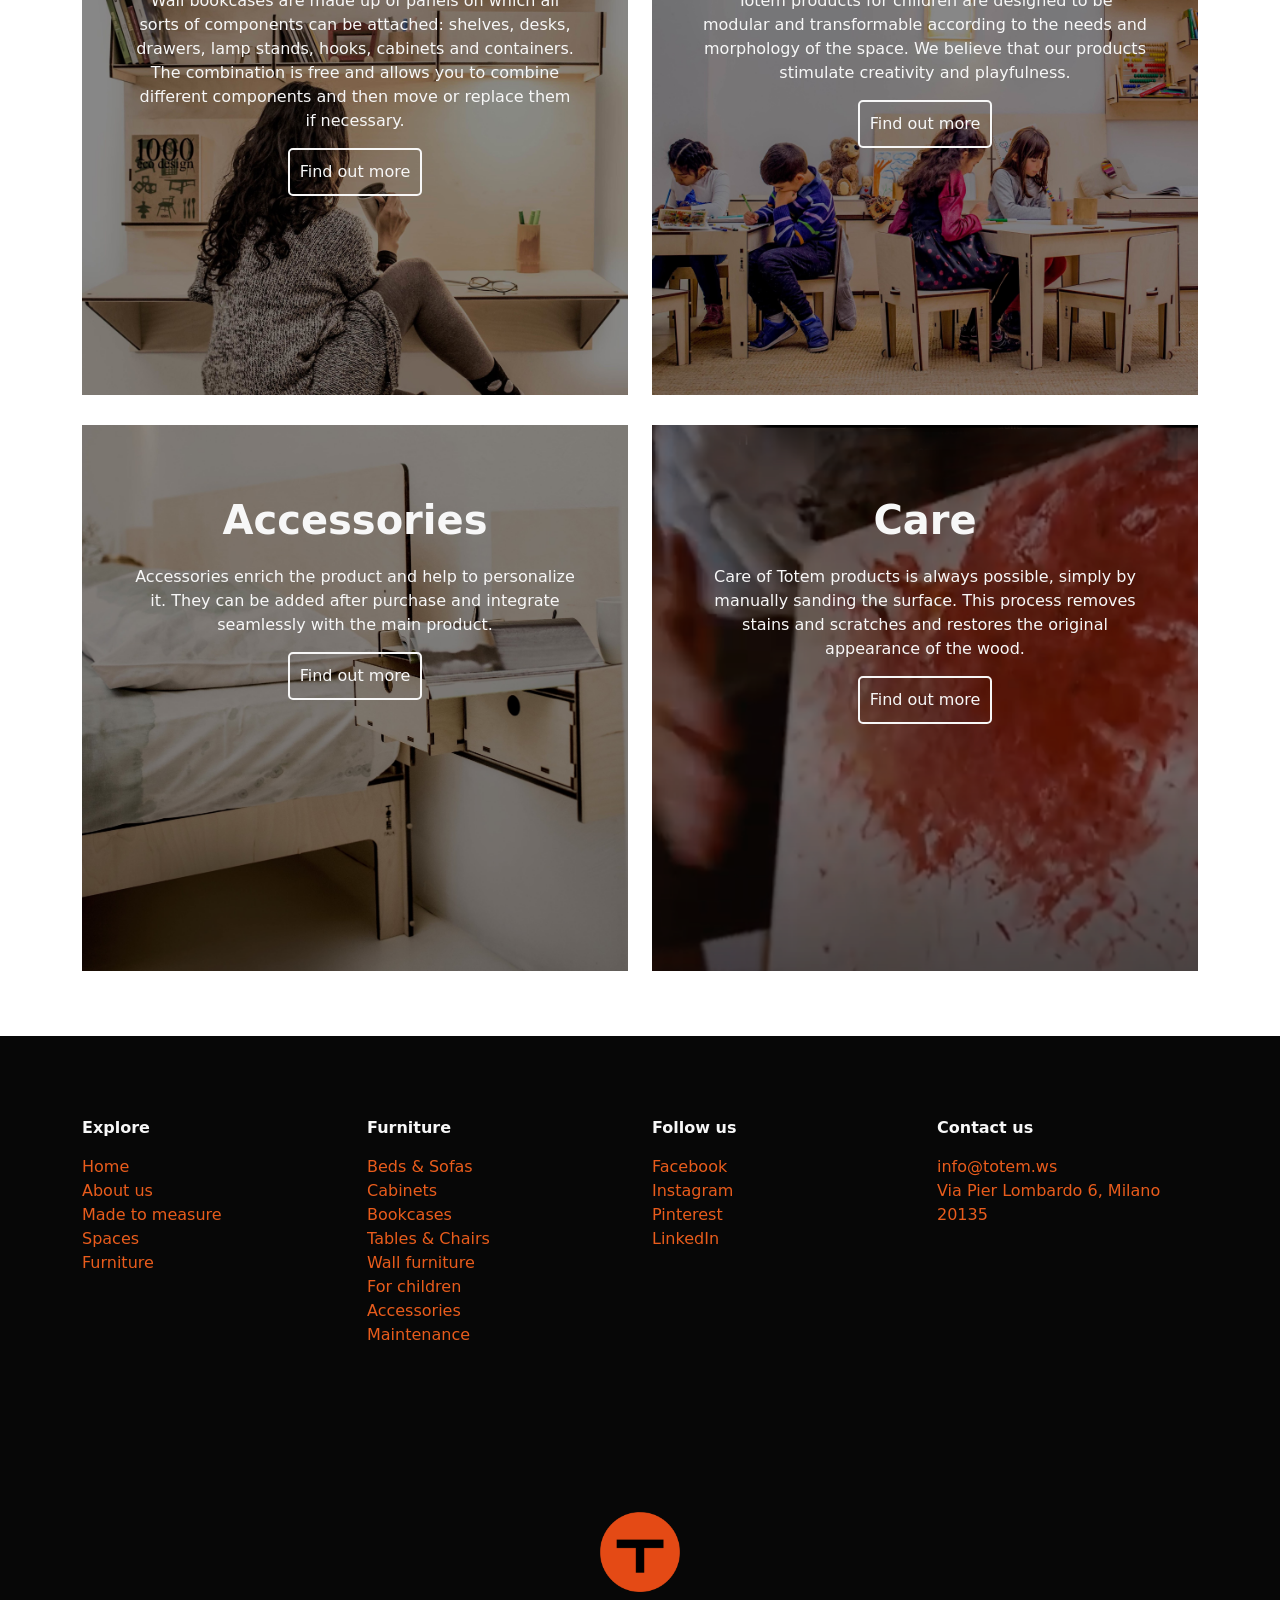
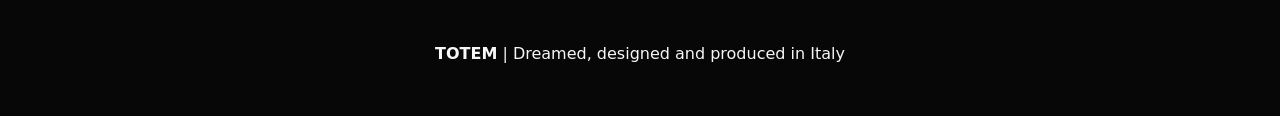
<file: furniture.html>
<!doctype html>
<html lang="en">

<head>
    <meta charset="utf-8">
    <meta name="viewport" content="width=device-width, initial-scale=1">

    <title>TOTEM | Furniture</title>

    <link href="https://cdn.jsdelivr.net/npm/bootstrap@5.3.3/dist/css/bootstrap.min.css" rel="stylesheet">
    <link href="assets/css/main.css" rel="stylesheet">
    <link rel="stylesheet" href="https://cdnjs.cloudflare.com/ajax/libs/font-awesome/6.5.1/css/all.min.css">
</head>

<body class="text-dark">

    <!-- Navbar -->
    <nav class="navbar navbar-expand-lg">
        <div class="container">
            <a class="navbar-brand" href="index.html">TOTEM</a>

            <button class="navbar-toggler" type="button" data-bs-toggle="collapse" data-bs-target="#nav"
                aria-controls="nav" aria-expanded="false" aria-label="Toggle navigation">
                <span class="navbar-toggler-icon"></span>
            </button>

            <div class="collapse navbar-collapse" id="nav">
                <ul class="navbar-nav ms-auto">
                    <li class="nav-item"><a class="nav-link" href="index.html">Home</a></li>
                    <li class="nav-item"><a class="nav-link" href="about.html">About</a></li>
                    <li class="nav-item"><a class="nav-link" href="materials.html">Materials</a></li>
                    <li class="nav-item"><a class="nav-link" href="made-to-measure.html">Made to measure</a></li>
                    <li class="nav-item"><a class="nav-link" href="spaces.html">Spaces</a></li>
                    <li class="nav-item"><a class="nav-link" href="furniture.html">Furniture</a></li>
                    <li class="nav-item"><a class="nav-link" href="contacts.html">Contacts</a></li>
                </ul>
            </div>
        </div>
    </nav>

    <!-- ---------------------------------------- -->
    <!-- ---------------------------------------- -->
    <!-- PAGE CONTENT -->
    <!-- ---------------------------------------- -->
    <!-- ---------------------------------------- -->

    <!-- Title -->
    <section>
        <div class="container">
            <h1 class="text-extra-large">TOTEM Furniture</h1>
        </div>
    </section>

    <!-- Categories -->
    <section class="text-center text-light">
        <div class="container">

            <div class="row">
                <div class="col-md-6 vss">
                    <div class="furniture-categories-background beds-and-sofas-category-background">
                        <div class="fw-bold text-large vss">Beds & Sofas</div>
                        <div class="text-muted vss">Beds are products that Totem has developed over the years in
                            particular. The types vary from children's beds to single beds, double French beds, double
                            beds. Any dimensional variation is possible.</div>
                        <a href="/furniture/beds-and-sofas.html" class="btn-outline">Find out more</a>
                    </div>
                </div>

                <div class="col-md-6 vss">
                    <div class="furniture-categories-background cabinets-category-background">
                        <div class="fw-bold text-large vss">Cabinets</div>
                        <div class="text-muted vss">The Totem concept of wardrobes starts from the need to have a
                            product that is not only totally made-to-measure but also “on demand”. Wardrobes are objects
                            that can be used for a wide range of needs and types.</div>
                        <a href="/furniture/cabinets.html" class="btn-outline">Find out more</a>
                    </div>
                </div>

            </div>

            <div class="row">
                <div class="col-md-6 vss">
                    <div class="furniture-categories-background bookcases-category-background">
                        <div class="fw-bold text-large vss">Bookcases</div>
                        <div class="text-muted vss">Totem bookcases are customizable both in size and type. Customizable
                            accessories can be added to bookcases, shelves, drawers, doors. All bookcases are modular.
                        </div>
                        <a href="/furniture/bookcases.html" class="btn-outline">Find out more</a>
                    </div>
                </div>

                <div class="col-md-6 vss">
                    <div class="furniture-categories-background tables-and-chairs-category-background">
                        <div class="fw-bold text-large vss">Tables & Chairs</div>
                        <div class="text-muted vss">Totem tables and chairs are assembled and disassembled by hand and
                            with the help of a hammer; no other tools or accessories are necessary. Our tables are made
                            up of only 5 elements that can be assembled together in an intuitive and linear way, thanks
                            to the interlocking technology.</div>
                        <a href="/furniture/tables-and-chairs.html" class="btn-outline">Find out more</a>
                    </div>
                </div>

            </div>

            <div class="row">
                <div class="col-md-6 vss">
                    <div class="furniture-categories-background wall-furniture-category-background">
                        <div class="fw-bold text-large vss">Wall furniture</div>
                        <div class="text-muted vss">Wall bookcases are made up of panels on which all sorts of
                            components can be attached: shelves, desks, drawers, lamp stands, hooks, cabinets and
                            containers. The combination is free and allows you to combine different components and then
                            move or replace them if necessary.</div>
                        <a href="/furniture/wall-furniture.html" class="btn-outline">Find out more</a>
                    </div>
                </div>

                <div class="col-md-6 vss">
                    <div class="furniture-categories-background for-children-category-background">
                        <div class="fw-bold text-large vss">For children</div>
                        <div class="text-muted vss">Totem products for children are designed to be modular and
                            transformable according to the needs and morphology of the space. We believe that our
                            products stimulate creativity and playfulness.</div>
                        <a href="/furniture/for-children.html" class="btn-outline">Find out more</a>
                    </div>
                </div>

            </div>

            <div class="row">
                <div class="col-md-6 vss">
                    <div class="furniture-categories-background accessories-category-background">
                        <div class="fw-bold text-large vss">Accessories</div>
                        <div class="text-muted vss">Accessories enrich the product and help to personalize it. They can
                            be added after purchase and integrate seamlessly with the main product.</div>
                        <a href="/furniture/accessories.html" class="btn-outline">Find out more</a>
                    </div>
                </div>

                <div class="col-md-6 vss">
                    <div class="furniture-categories-background maintenance-category-background">
                        <div class="fw-bold text-large vss">Care</div>
                        <div class="text-muted vss">Care of Totem products is always possible, simply by manually
                            sanding the surface. This process removes stains and scratches and restores the original
                            appearance of the wood.</div>
                        <a href="/furniture/maintenance.html" class="btn-outline">Find out more</a>
                    </div>
                </div>

            </div>

        </div>
    </section>

    <!-- ---------------------------------------- -->
    <!-- ---------------------------------------- -->
    <!-- END OF PAGE CONTENT -->
    <!-- ---------------------------------------- -->
    <!-- ---------------------------------------- -->

    <!-- footer -->
    <footer class="bg-dark text-light">
        <section>
            <div class="container">
                <div class="row">
                    <div class="col-md-3 vss">
                        <div class="fw-bold vss">Explore</div>
                        <div class="text-accent"><a href="/index.html">Home</a></div>
                        <div class="text-accent"><a href="/about.html">About us</a></div>
                        <div class="text-accent"><a href="/made-to-measure.html">Made to measure</a></div>
                        <div class="text-accent"><a href="/spaces.html">Spaces</a></div>
                        <div class="text-accent"><a href="/furniture.html">Furniture</a></div>
                    </div>

                    <div class="col-md-3 vss">
                        <div class="fw-bold vss">Furniture</div>
                        <div class="text-accent"><a href="/furniture/beds-and-sofas.html">Beds & Sofas</a></div>
                        <div class="text-accent"><a href="/furniture/cabinets.html">Cabinets</a></div>
                        <div class="text-accent"><a href="/furniture/bookcases.html">Bookcases</a></div>
                        <div class="text-accent"><a href="/furniture/tables-and-chairs.html">Tables & Chairs</a></div>
                        <div class="text-accent"><a href="/furniture/wall-furniture.html">Wall furniture</a></div>
                        <div class="text-accent"><a href="/furniture/for-children.html">For children</a></div>
                        <div class="text-accent"><a href="/furniture/accessories.html">Accessories</a></div>
                        <div class="text-accent"><a href="/furniture/maintenance.html">Maintenance</a></div>
                    </div>

                    <div class="col-md-3 vss">
                        <div class="fw-bold vss">Follow us</div>
                        <div class="text-accent"><a href="https://www.facebook.com/totemitalia/">Facebook</a></div>
                        <div class="text-accent"><a href="https://www.instagram.com/totemitalia/">Instagram</a></div>
                        <div class="text-accent"><a href="https://www.pinterest.it/totemitalia/">Pinterest</a></div>
                        <div class="text-accent"><a href="http://linkedin.com/in/totem-italia-38a21064">LinkedIn</a>
                        </div>
                    </div>

                    <div class="col-md-3 vss">
                        <div class="fw-bold vss">Contact us</div>
                        <div class="text-accent"><a href="mailto:info@totem.ws">info@totem.ws</a></div>
                        <div class="text-accent"><a href="https://maps.app.goo.gl/YVrzbDgxtVVMACem8">Via Pier Lombardo
                                6, Milano 20135</a></div>

                    </div>
                </div>
            </div>
        </section>

        <section class="text-center">
            <div><img src="/assets/img/logo-small.png" class="logo-footer" alt=""></div>
            <div><span class="fw-bold">TOTEM</span> | Dreamed, designed and produced in Italy</div>
        </section>
    </footer>

    <script src="https://cdn.jsdelivr.net/npm/bootstrap@5.3.3/dist/js/bootstrap.bundle.min.js"></script>
</body>

</html>
</file>
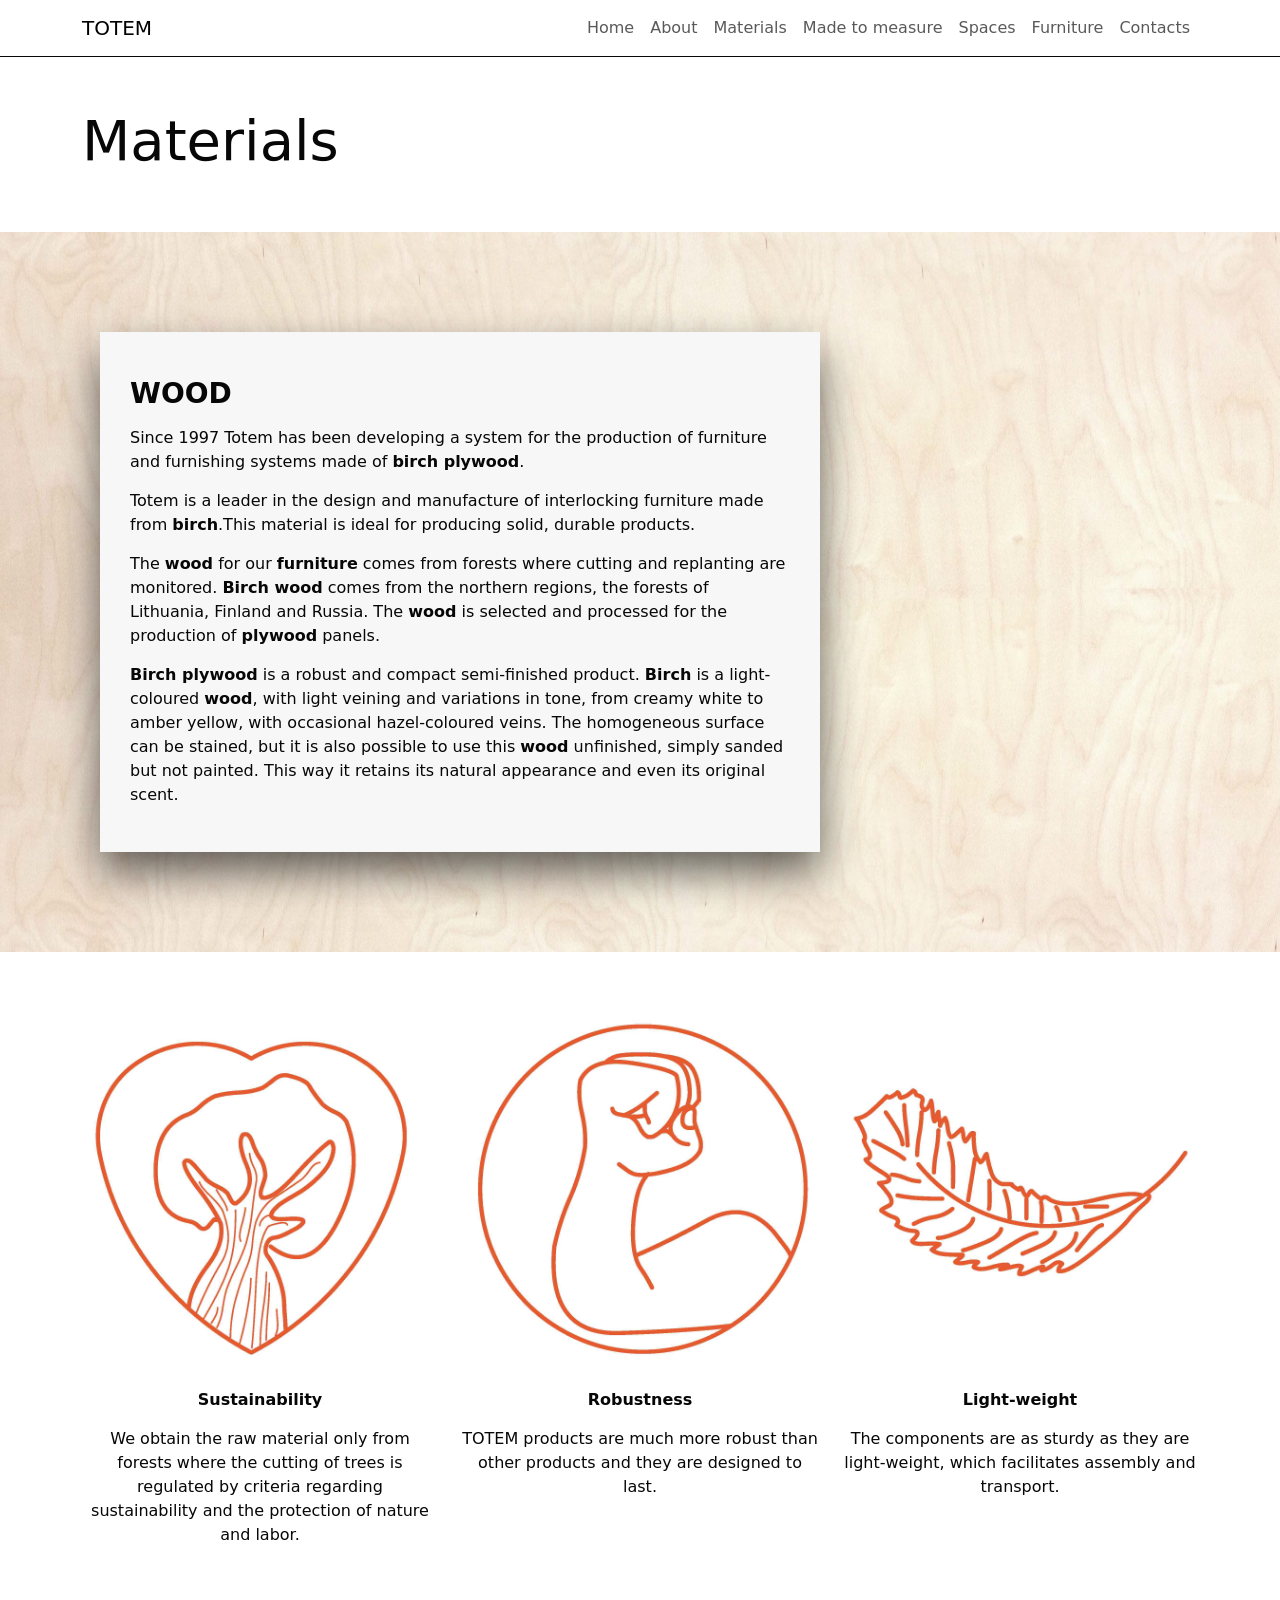
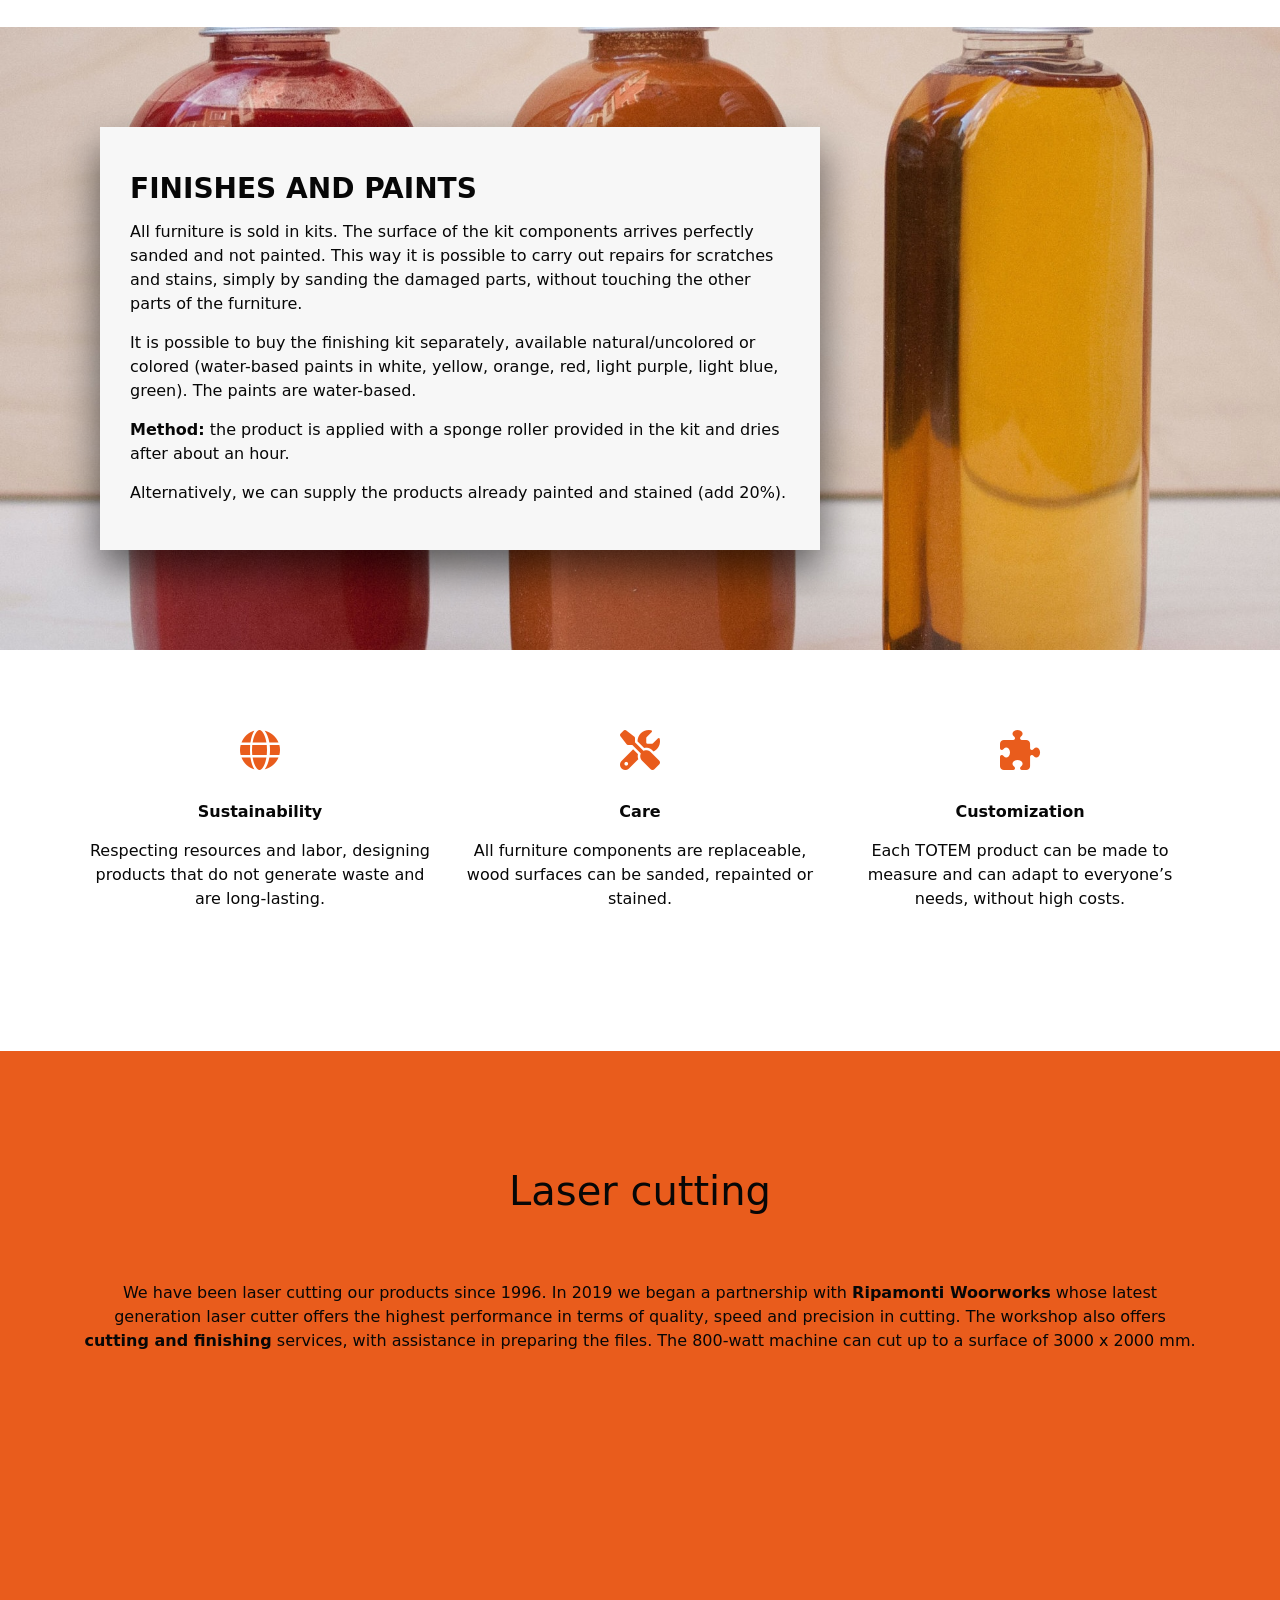
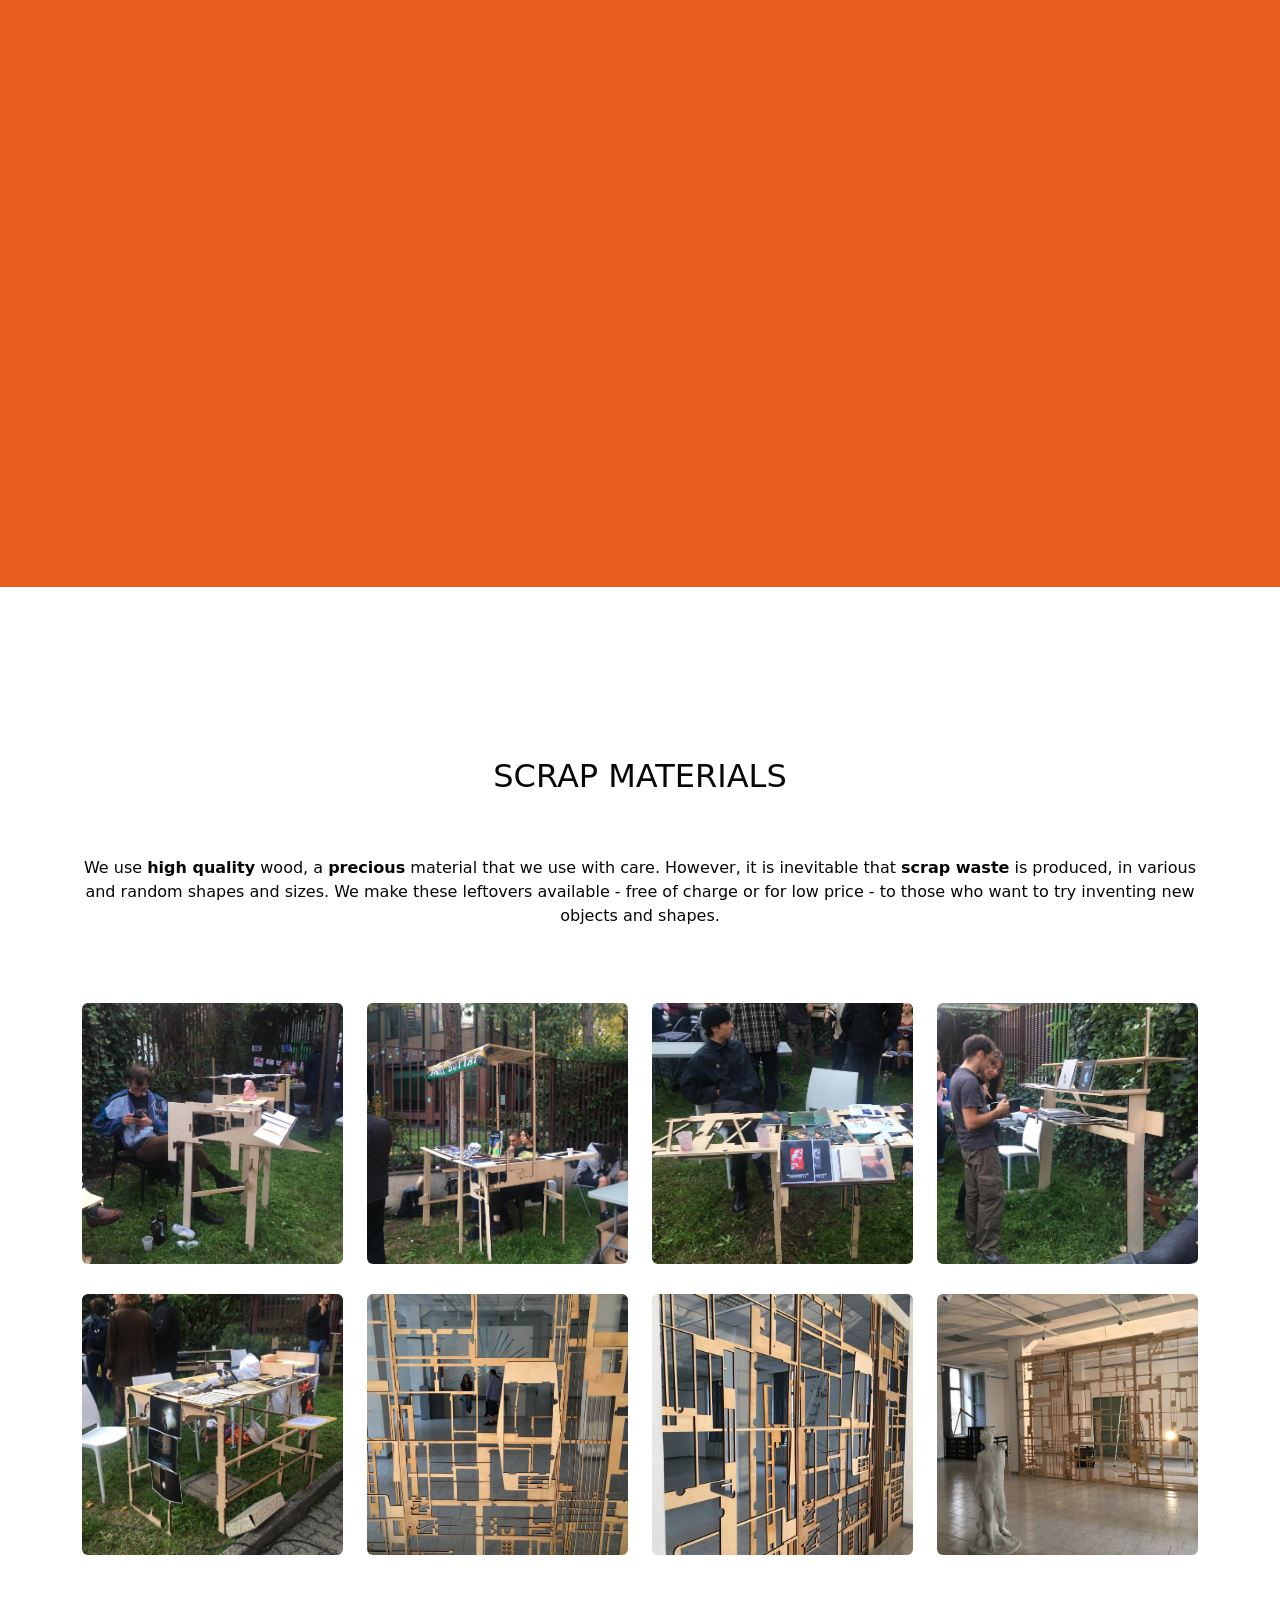
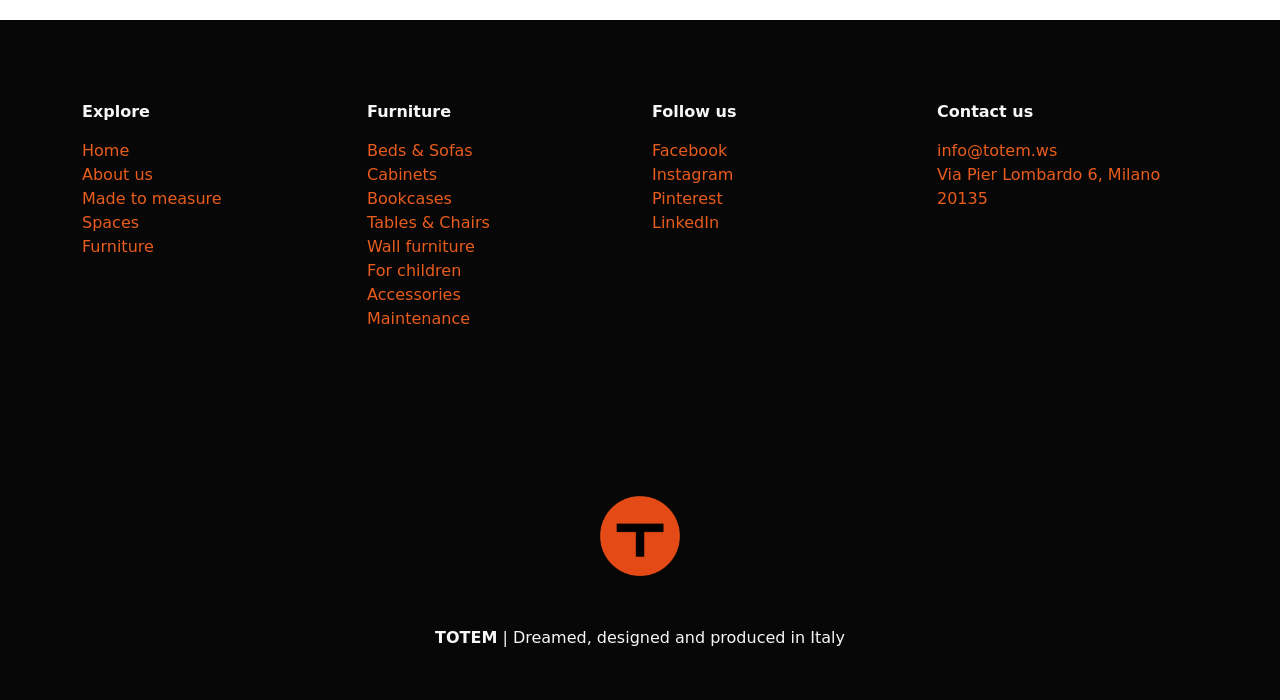
<file: materials.html>
<!doctype html>
<html lang="en">

<head>
    <meta charset="utf-8">
    <meta name="viewport" content="width=device-width, initial-scale=1">

    <title>TOTEM | Materials</title>

    <link href="https://cdn.jsdelivr.net/npm/bootstrap@5.3.3/dist/css/bootstrap.min.css" rel="stylesheet">
    <link href="assets/css/main.css" rel="stylesheet">
    <link rel="stylesheet" href="https://cdnjs.cloudflare.com/ajax/libs/font-awesome/6.5.1/css/all.min.css">
</head>

<body class="text-dark">

    <!-- Navbar -->
    <nav class="navbar navbar-expand-lg">
        <div class="container">
            <a class="navbar-brand" href="index.html">TOTEM</a>

            <button class="navbar-toggler" type="button" data-bs-toggle="collapse" data-bs-target="#nav"
                aria-controls="nav" aria-expanded="false" aria-label="Toggle navigation">
                <span class="navbar-toggler-icon"></span>
            </button>

            <div class="collapse navbar-collapse" id="nav">
                <ul class="navbar-nav ms-auto">
                    <li class="nav-item"><a class="nav-link" href="index.html">Home</a></li>
                    <li class="nav-item"><a class="nav-link" href="about.html">About</a></li>
                    <li class="nav-item"><a class="nav-link" href="materials.html">Materials</a></li>
                    <li class="nav-item"><a class="nav-link" href="made-to-measure.html">Made to measure</a></li>
                    <li class="nav-item"><a class="nav-link" href="spaces.html">Spaces</a></li>
                    <li class="nav-item"><a class="nav-link" href="furniture.html">Furniture</a></li>
                    <li class="nav-item"><a class="nav-link" href="contacts.html">Contacts</a></li>
                </ul>
            </div>
        </div>
    </nav>

    <!-- ---------------------------------------- -->
    <!-- ---------------------------------------- -->
    <!-- PAGE CONTENT -->
    <!-- ---------------------------------------- -->
    <!-- ---------------------------------------- -->

    <!-- Title -->
    <section>
        <div class="container">
            <h1 class="text-extra-large">Materials</h1>
        </div>
    </section>

    <!-- Card -->
    <section class="card-background materials-card-background">
        <div class="container">
            <div class="row">
                <div class="col-md-8 card-like">
                    <h3 class="fw-bold vss">WOOD</h3>
                    <p class="text-muted vss">Since 1997 Totem has been developing a system for the production of
                        furniture and furnishing systems made of <b>birch plywood</b>.</p>
                    <p class="text-muted vss">Totem is a leader in the design and manufacture of interlocking furniture
                        made from <b>birch</b>.This material is ideal for producing solid, durable products.</p>
                    <p class="text-muted vss">The <b>wood</b> for our <b>furniture</b> comes from forests where cutting
                        and replanting
                        are monitored. <b>Birch wood</b> comes from the northern regions, the forests of Lithuania,
                        Finland and
                        Russia. The <b>wood</b> is selected and processed for the production of <b>plywood</b> panels.
                    </p>
                    <p class="text-muted vss"><b>Birch plywood</b> is a robust and compact semi-finished product.
                        <b>Birch</b> is a
                        light-coloured <b>wood</b>, with light veining and variations in tone, from creamy white to
                        amber
                        yellow, with occasional hazel-coloured veins. The homogeneous surface can be stained, but it is
                        also possible to use this <b>wood</b> unfinished, simply sanded but not painted. This way it
                        retains
                        its natural appearance and even its original scent.
                    </p>

                </div>
            </div>
        </div>
    </section>

    <!-- Pillars -->
    <section class="text-center">
        <div class="container">
            <div class="row">

                <div class="col-md-4 vss">
                    <div>
                        <img src="/assets/img/wood-properties/sustainability.jpg" class="square-img" alt="">
                        <div class="fw-bold vss">Sustainability</div>
                        <div class="text-muted vss">We obtain the raw material only from forests where the cutting of
                            trees is regulated by criteria regarding sustainability and the protection of nature and
                            labor.</div>
                    </div>
                </div>

                <div class="col-md-4 vss">
                    <div>
                        <img src="/assets/img/wood-properties/robustness.jpg" class="square-img" alt="">
                        <div class="fw-bold vss">Robustness</div>
                        <div class="text-muted vss">TOTEM products are much more robust than other products and they are
                            designed to last.</div>
                    </div>
                </div>

                <div class="col-md-4 vss">
                    <div>
                        <img src="/assets/img/wood-properties/lightweight.jpg" class="square-img" alt="">
                        <div class="fw-bold vss">Light-weight</div>
                        <div class="text-muted vss">The components are as sturdy as they are light-weight, which
                            facilitates assembly and transport.</div>
                    </div>
                </div>

            </div>
        </div>
    </section>

    <!-- Card -->
    <section class="card-background paint-card-background">
        <div class="container">
            <div class="row">
                <div class="col-md-8 card-like">
                    <h3 class="fw-bold vss">FINISHES AND PAINTS</h3>
                    <p class="text-muted vss">
                    <p class="text-muted vss">All furniture is sold in kits. The surface of the kit components arrives
                        perfectly sanded and not painted. This way it is possible to carry out repairs for scratches and
                        stains, simply by sanding the damaged parts, without touching the other parts of the furniture.
                    </p>
                    <p class="text-muted vss">It is possible to buy the finishing kit separately, available
                        natural/uncolored or colored (water-based paints in white, yellow, orange, red, light purple,
                        light blue, green). The paints are water-based.</p>
                    <p class="text-muted vss"><b>Method:</b> the product is applied with a sponge roller provided in the
                        kit and dries after about an hour.</p>
                    <p class="text-muted vss">Alternatively, we can supply the products already painted and stained (add
                        20%).</p>

                </div>
            </div>
        </div>
    </section>

    <!-- Material properties -->
    <section class="text-center">
        <div class="container">
            <div class="row">

                <div class="col-md-4 vss">
                    <div>
                        <i class="fa-solid fa-globe text-accent fs-1 vss"></i>
                        <div class="fw-bold vss">Sustainability</div>
                        <div class="text-muted vss">Respecting resources and labor, designing products that do not
                            generate waste and are long-lasting.</div>
                    </div>
                </div>

                <div class="col-md-4 vss">
                    <div>
                        <i class="fa-solid fa-tools text-accent fs-1 vss"></i>
                        <div class="fw-bold vss">Care</div>
                        <div class="text-muted vss">All furniture components are replaceable, wood surfaces can be
                            sanded, repainted or stained.</div>
                    </div>
                </div>

                <div class="col-md-4 vss">
                    <div>
                        <i class="fa-solid fa-puzzle-piece text-accent fs-1 vss"></i>
                        <div class="fw-bold vss">Customization</div>
                        <div class="text-muted vss">Each TOTEM product can be made to measure and can adapt to
                            everyone’s needs, without high costs.</div>
                    </div>
                </div>

            </div>
        </div>
    </section>

    <!-- Video -->
    <section class="bg-accent text-center vsl">
        <div class="container">
            <p class="text-large vsl">Laser cutting</p>
            <p class="vsl">We have been laser cutting our products since 1996. In 2019 we began a partnership with
                <b>Ripamonti Woorworks</b> whose latest generation laser cutter offers the highest performance in terms
                of quality, speed and precision in cutting. The workshop also offers <b>cutting and finishing</b>
                services, with assistance in preparing the files. The 800-watt machine can cut up to a surface of 3000 x
                2000 mm.
            </p>
        </div>
        <div class="videoWrapper">
            <iframe width="558" height="323" src="https://www.youtube.com/embed/HD-_CUO08b0" title="TOTEM taglio laser"
                frameborder="0"
                allow="accelerometer; autoplay; clipboard-write; encrypted-media; gyroscope; picture-in-picture; web-share"
                referrerpolicy="strict-origin-when-cross-origin" allowfullscreen></iframe>
        </div>
    </section>

    <!-- Scrap materials -->
    <section class="text-center">
        <div class="container">
            <h2 class="vsl">SCRAP MATERIALS</h2>
            <p class="text-muted vsl">We use <b>high quality</b> wood, a <b>precious</b> material that we use with care.
                However, it is inevitable that <b>scrap waste</b> is produced, in various and random shapes and sizes.
                We make these leftovers available - free of charge or for low price - to those who want to try inventing
                new objects and shapes.</p>
            <div class="row">

                <div class="col-3 vss">
                    <img src="/assets/img/scrap/scrap-1.jpg" class="img-fluid rounded" data-bs-toggle="modal"
                        data-bs-target="#galleryModal" data-img="/assets/img/scrap/scrap-1.jpg" alt="">
                </div>

                <div class="col-3 vss">
                    <img src="/assets/img/scrap/scrap-2.jpg" class="img-fluid rounded" data-bs-toggle="modal"
                        data-bs-target="#galleryModal" data-img="/assets/img/scrap/scrap-2.jpg" alt="">
                </div>

                <div class="col-3 vss">
                    <img src="/assets/img/scrap/scrap-3.jpg" class="img-fluid rounded" data-bs-toggle="modal"
                        data-bs-target="#galleryModal" data-img="/assets/img/scrap/scrap-3.jpg" alt="">
                </div>

                <div class="col-3 vss">
                    <img src="/assets/img/scrap/scrap-4.jpg" class="img-fluid rounded" data-bs-toggle="modal"
                        data-bs-target="#galleryModal" data-img="/assets/img/scrap/scrap-4.jpg" alt="">
                </div>

                <div class="col-3 vss">
                    <img src="/assets/img/scrap/scrap-5.jpg" class="img-fluid rounded" data-bs-toggle="modal"
                        data-bs-target="#galleryModal" data-img="/assets/img/scrap/scrap-5.jpg" alt="">
                </div>

                <div class="col-3 vss">
                    <img src="/assets/img/scrap/scrap-6.jpg" class="img-fluid rounded" data-bs-toggle="modal"
                        data-bs-target="#galleryModal" data-img="/assets/img/scrap/scrap-6.jpg" alt="">
                </div>

                <div class="col-3 vss">
                    <img src="/assets/img/scrap/scrap-7.jpg" class="img-fluid rounded" data-bs-toggle="modal"
                        data-bs-target="#galleryModal" data-img="/assets/img/scrap/scrap-7.jpg" alt="">
                </div>

                <div class="col-3 vss">
                    <img src="/assets/img/scrap/scrap-8.jpg" class="img-fluid rounded" data-bs-toggle="modal"
                        data-bs-target="#galleryModal" data-img="/assets/img/scrap/scrap-8.jpg" alt="">
                </div>

            </div>
        </div>
    </section>


    <!-- ---------------------------------------- -->
    <!-- ---------------------------------------- -->
    <!-- END OF PAGE CONTENT -->
    <!-- ---------------------------------------- -->
    <!-- ---------------------------------------- -->

    <!-- footer -->
    <footer class="bg-dark text-light">
        <section>
            <div class="container">
                <div class="row">
                    <div class="col-md-3 vss">
                        <div class="fw-bold vss">Explore</div>
                        <div class="text-accent"><a href="/index.html">Home</a></div>
                        <div class="text-accent"><a href="/about.html">About us</a></div>
                        <div class="text-accent"><a href="/made-to-measure.html">Made to measure</a></div>
                        <div class="text-accent"><a href="/spaces.html">Spaces</a></div>
                        <div class="text-accent"><a href="/furniture.html">Furniture</a></div>
                    </div>

                    <div class="col-md-3 vss">
                        <div class="fw-bold vss">Furniture</div>
                        <div class="text-accent"><a href="/furniture/beds-and-sofas.html">Beds & Sofas</a></div>
                        <div class="text-accent"><a href="/furniture/cabinets.html">Cabinets</a></div>
                        <div class="text-accent"><a href="/furniture/bookcases.html">Bookcases</a></div>
                        <div class="text-accent"><a href="/furniture/tables-and-chairs.html">Tables & Chairs</a></div>
                        <div class="text-accent"><a href="/furniture/wall-furniture.html">Wall furniture</a></div>
                        <div class="text-accent"><a href="/furniture/for-children.html">For children</a></div>
                        <div class="text-accent"><a href="/furniture/accessories.html">Accessories</a></div>
                        <div class="text-accent"><a href="/furniture/maintenance.html">Maintenance</a></div>
                    </div>

                    <div class="col-md-3 vss">
                        <div class="fw-bold vss">Follow us</div>
                        <div class="text-accent"><a href="https://www.facebook.com/totemitalia/">Facebook</a></div>
                        <div class="text-accent"><a href="https://www.instagram.com/totemitalia/">Instagram</a></div>
                        <div class="text-accent"><a href="https://www.pinterest.it/totemitalia/">Pinterest</a></div>
                        <div class="text-accent"><a href="http://linkedin.com/in/totem-italia-38a21064">LinkedIn</a></div>
                    </div>

                    <div class="col-md-3 vss">
                        <div class="fw-bold vss">Contact us</div>
                        <div class="text-accent"><a href="mailto:info@totem.ws">info@totem.ws</a></div>
                        <div class="text-accent"><a href="https://maps.app.goo.gl/YVrzbDgxtVVMACem8">Via Pier Lombardo 6, Milano 20135</a></div>

                    </div>
                </div>
            </div>
        </section>

        <section class="text-center">
            <div><img src="/assets/img/logo-small.png" class="logo-footer" alt=""></div>
            <div><span class="fw-bold">TOTEM</span> | Dreamed, designed and produced in Italy</div>
        </section>
    </footer>

    <div class="modal fade" id="galleryModal" tabindex="-1">
        <div class="modal-dialog modal-dialog-centered modal-xl">
            <div class="modal-content bg-dark border-0">
                <div class="modal-body p-2">
                    <img id="modalImage" class="img-fluid w-100" alt="">
                </div>
            </div>
        </div>
    </div>

    <script>
        const modal = document.getElementById('galleryModal')
        const modalImg = document.getElementById('modalImage')

        modal.addEventListener('show.bs.modal', e => {
            const img = e.relatedTarget
            modalImg.src = img.dataset.img || img.src
        })
    </script>

    <script src="https://cdn.jsdelivr.net/npm/bootstrap@5.3.3/dist/js/bootstrap.bundle.min.js"></script>
</body>

</html>
</file>
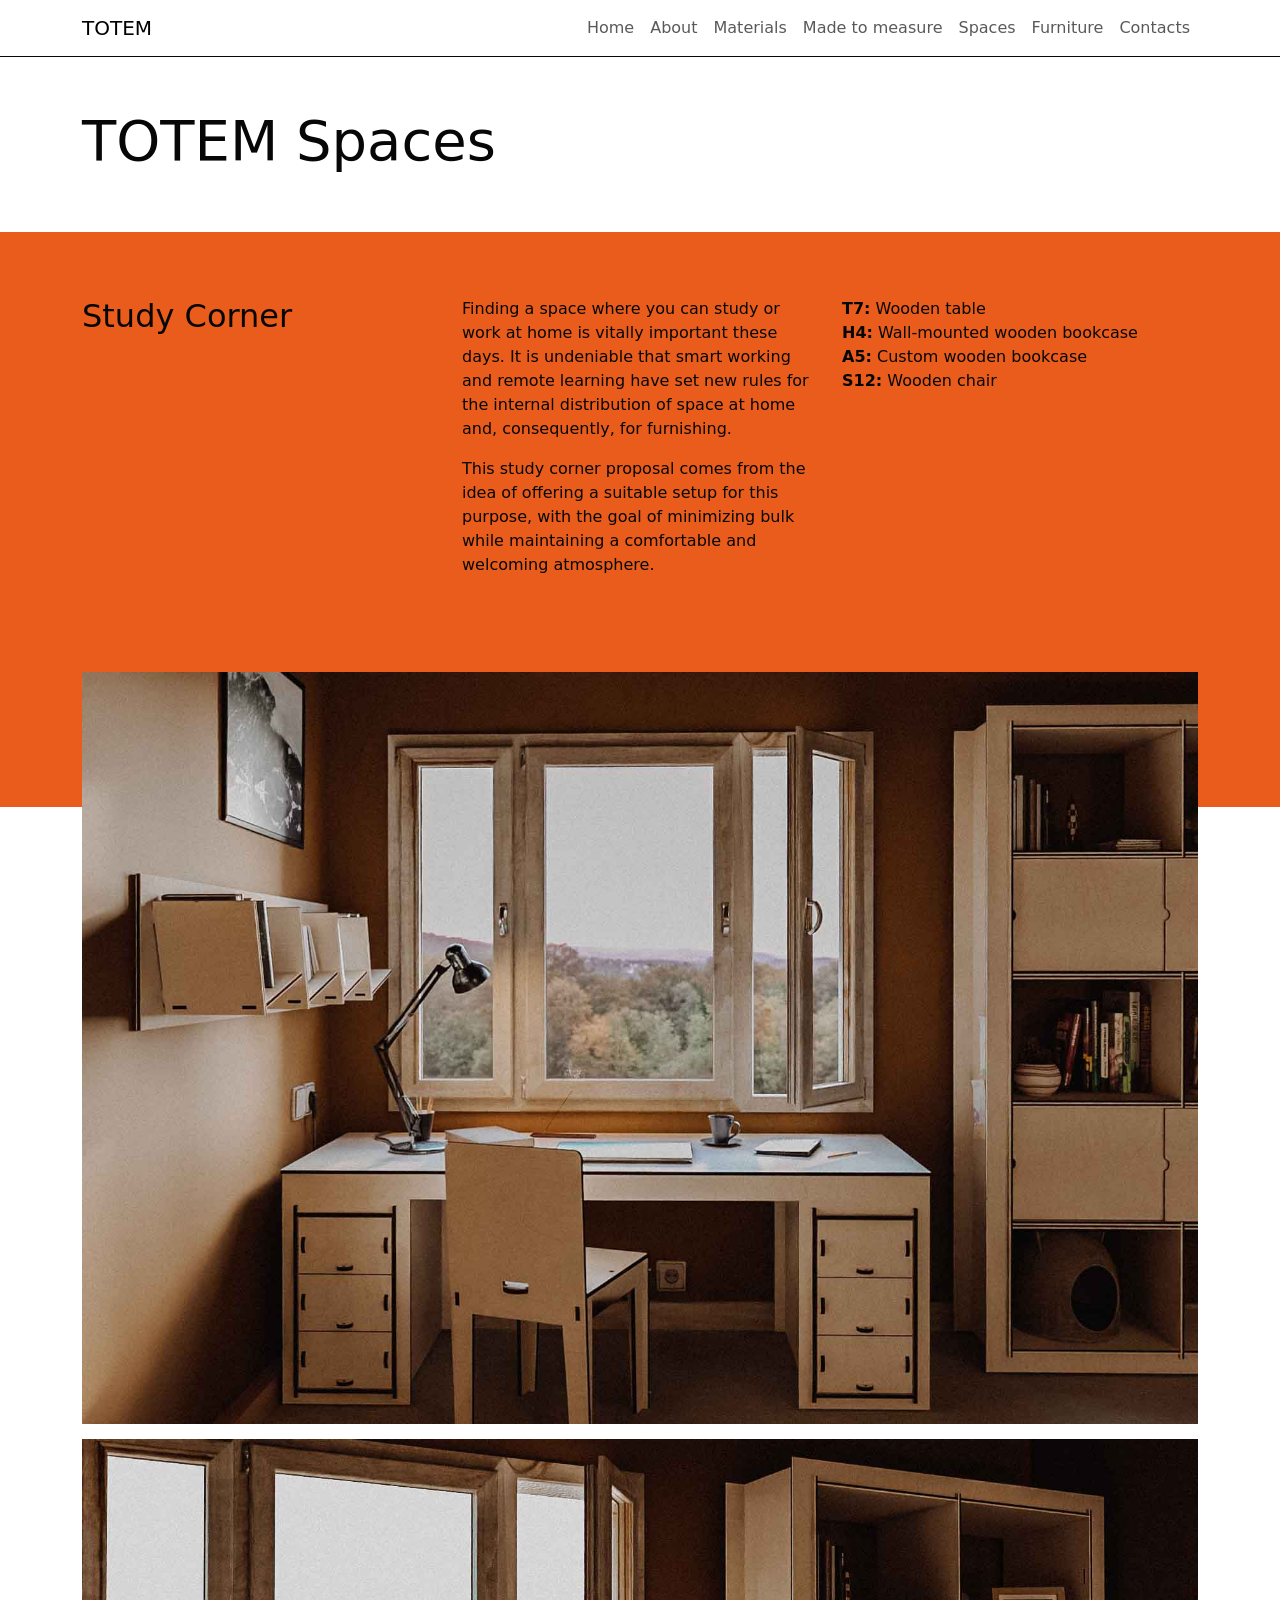
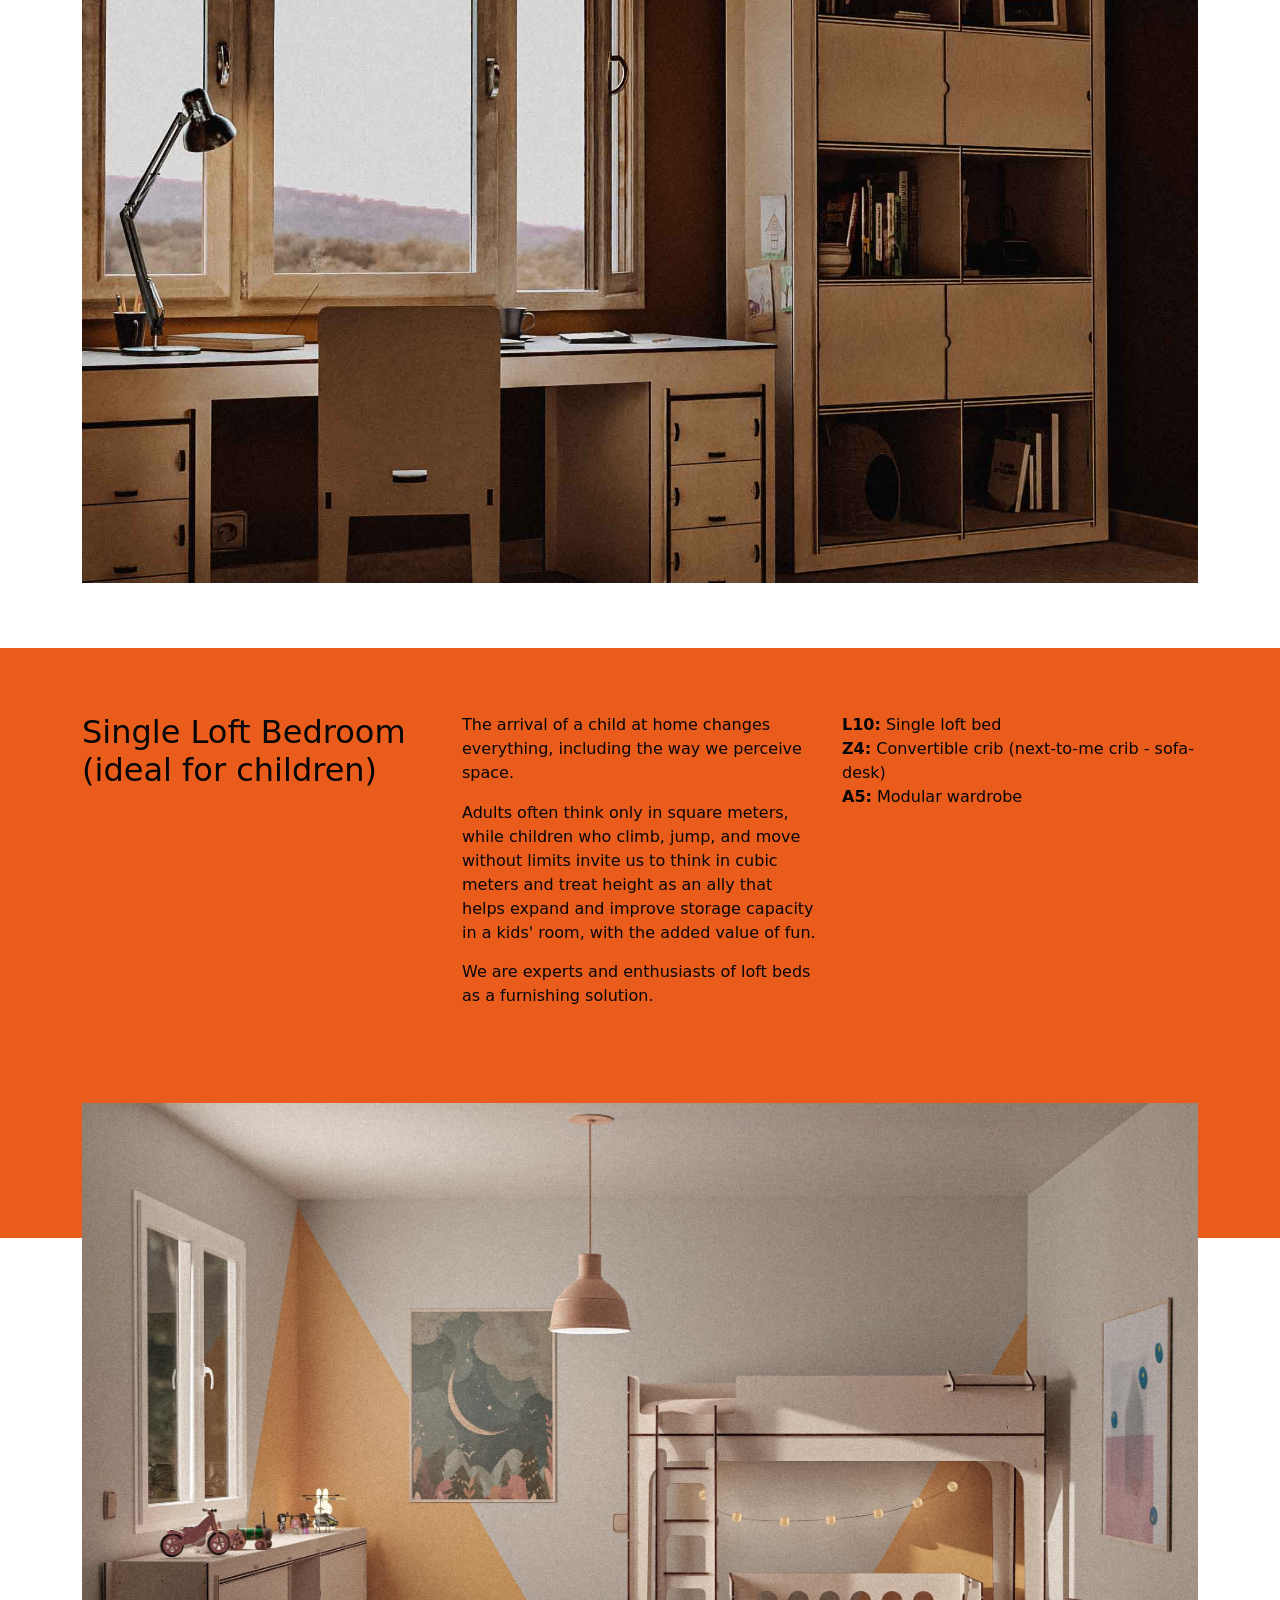
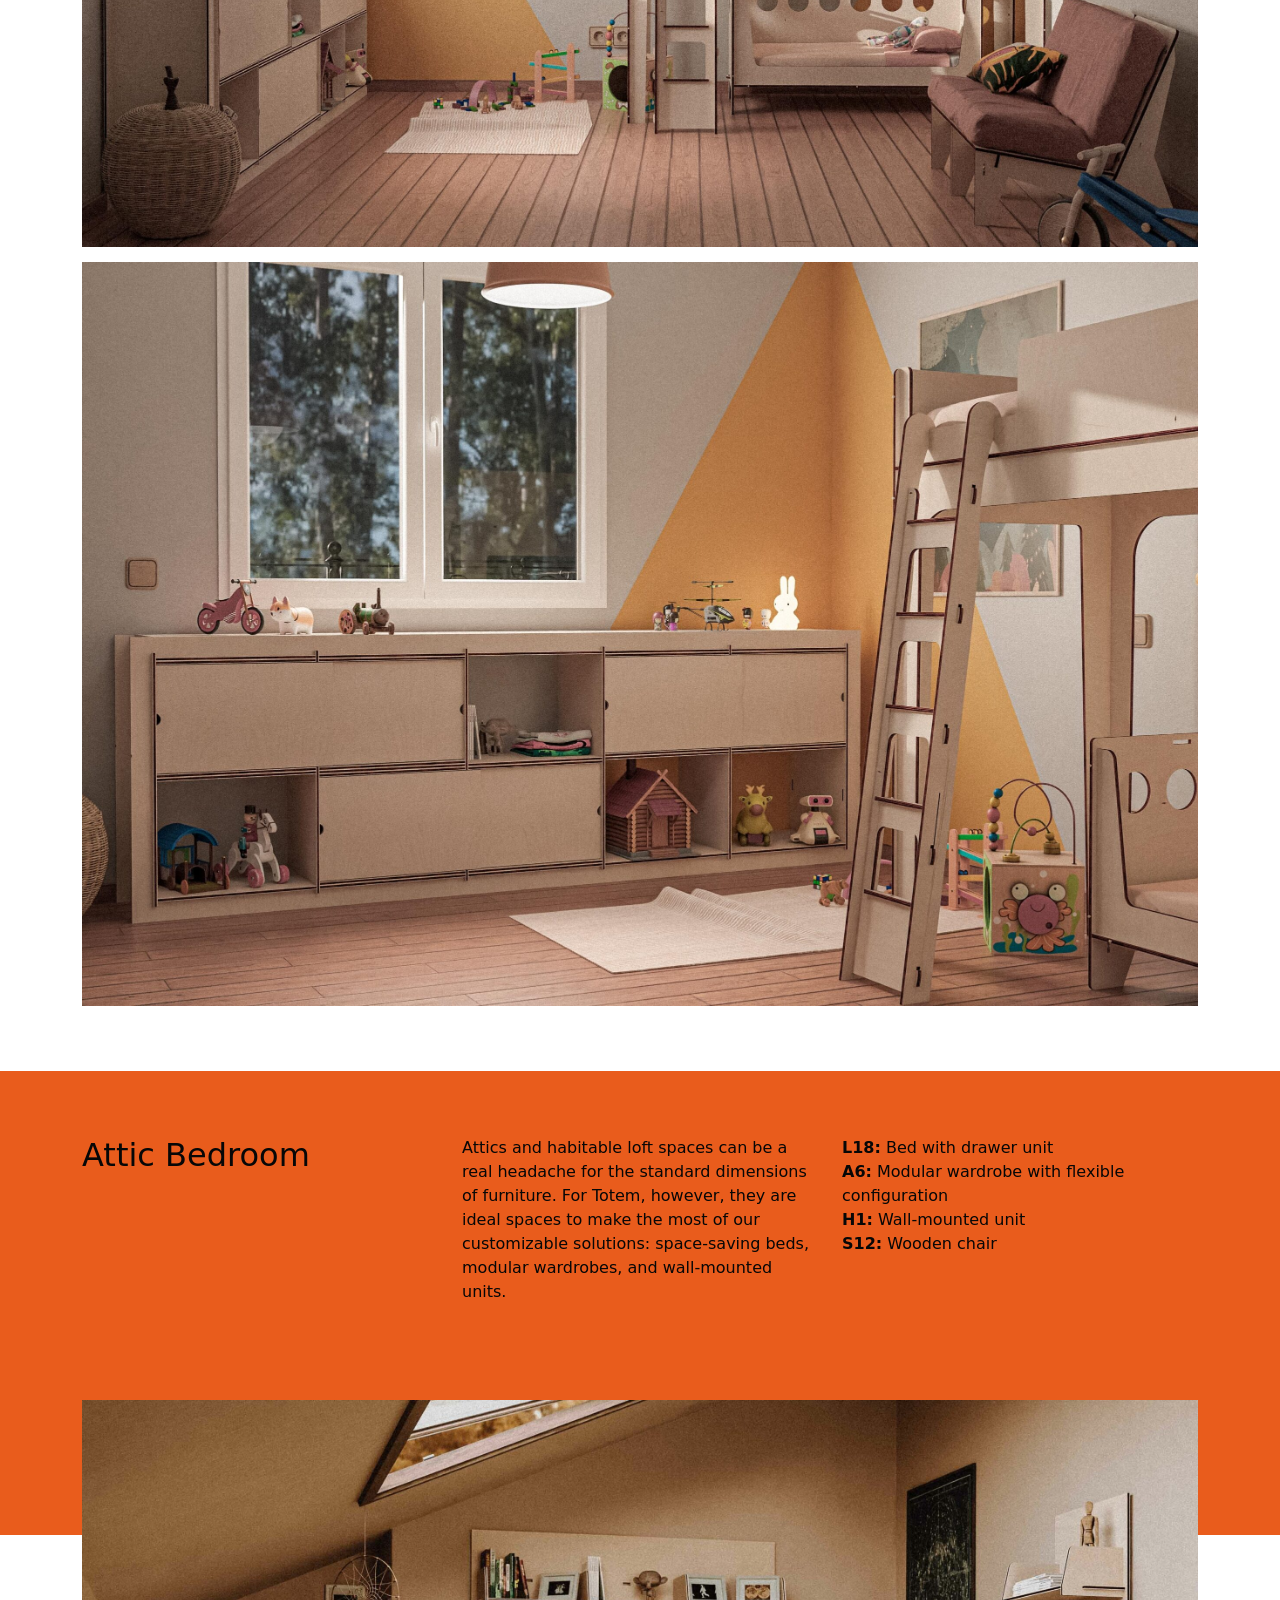
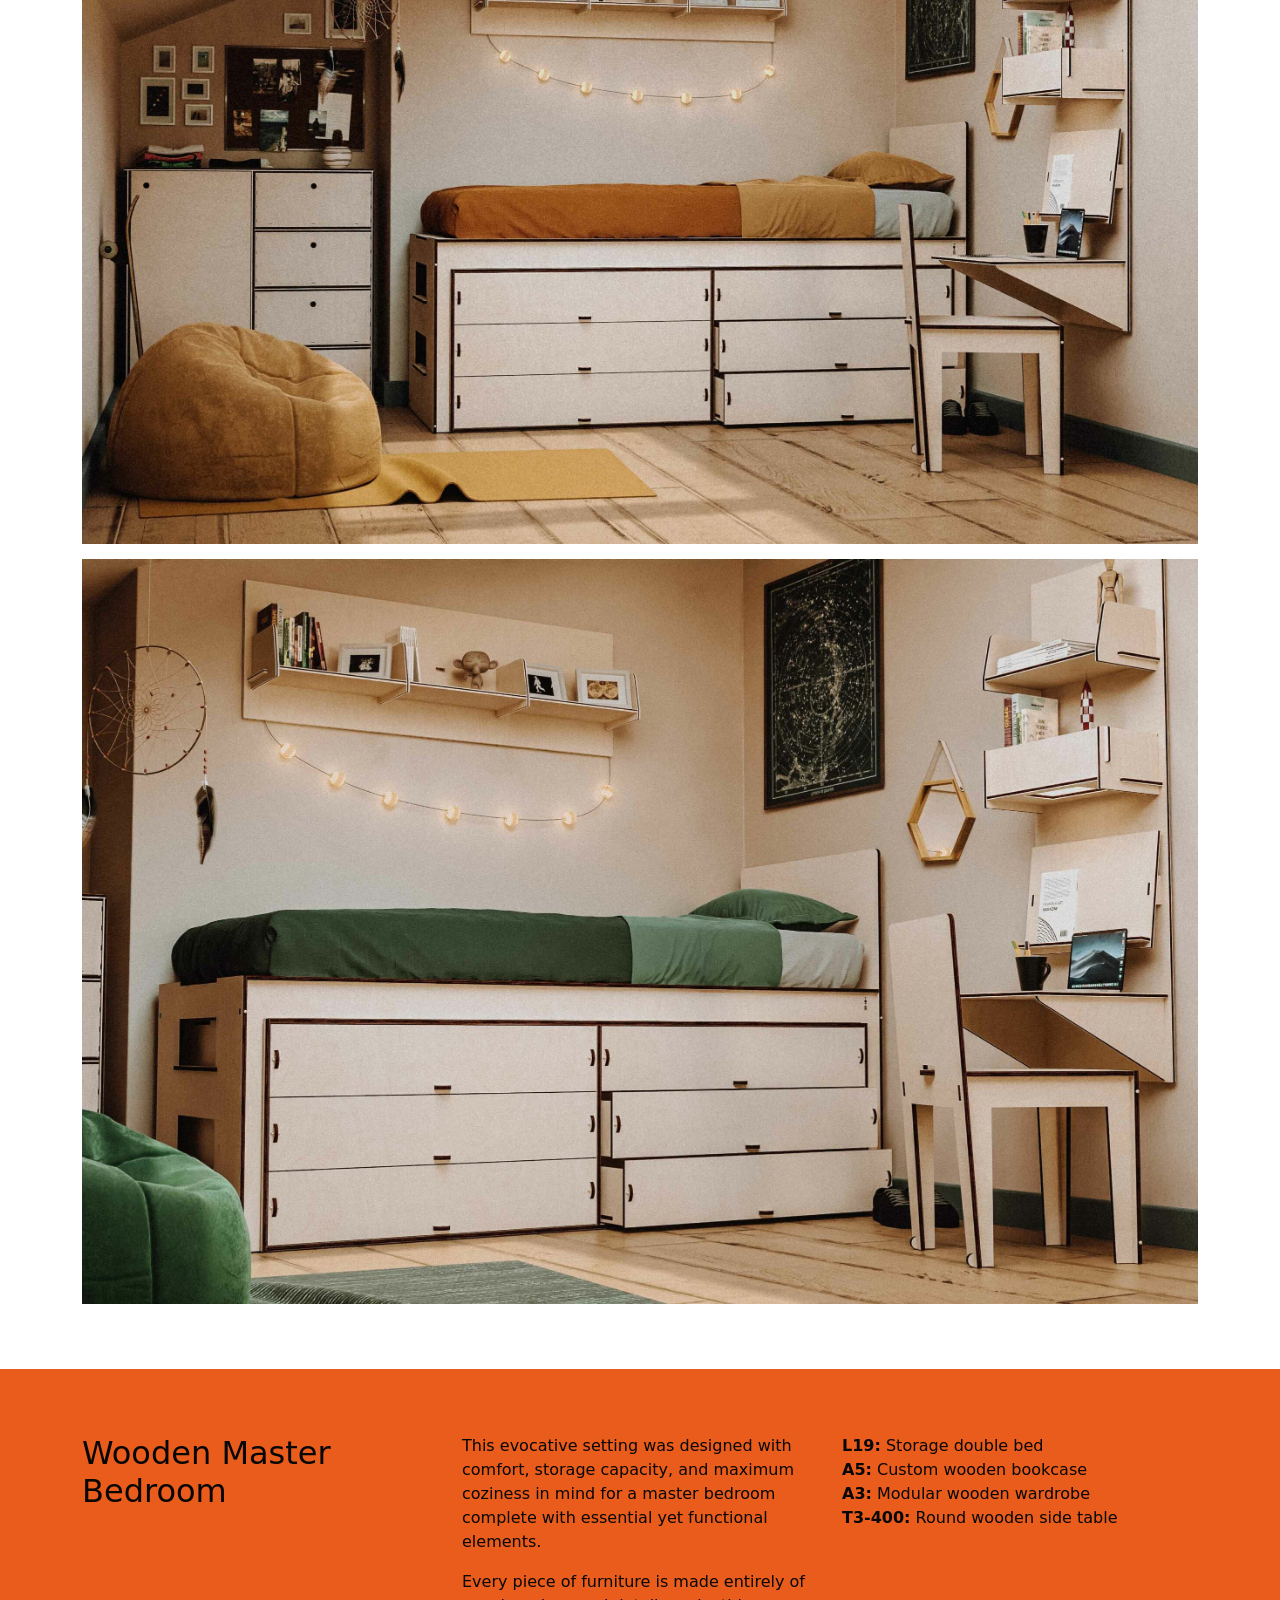
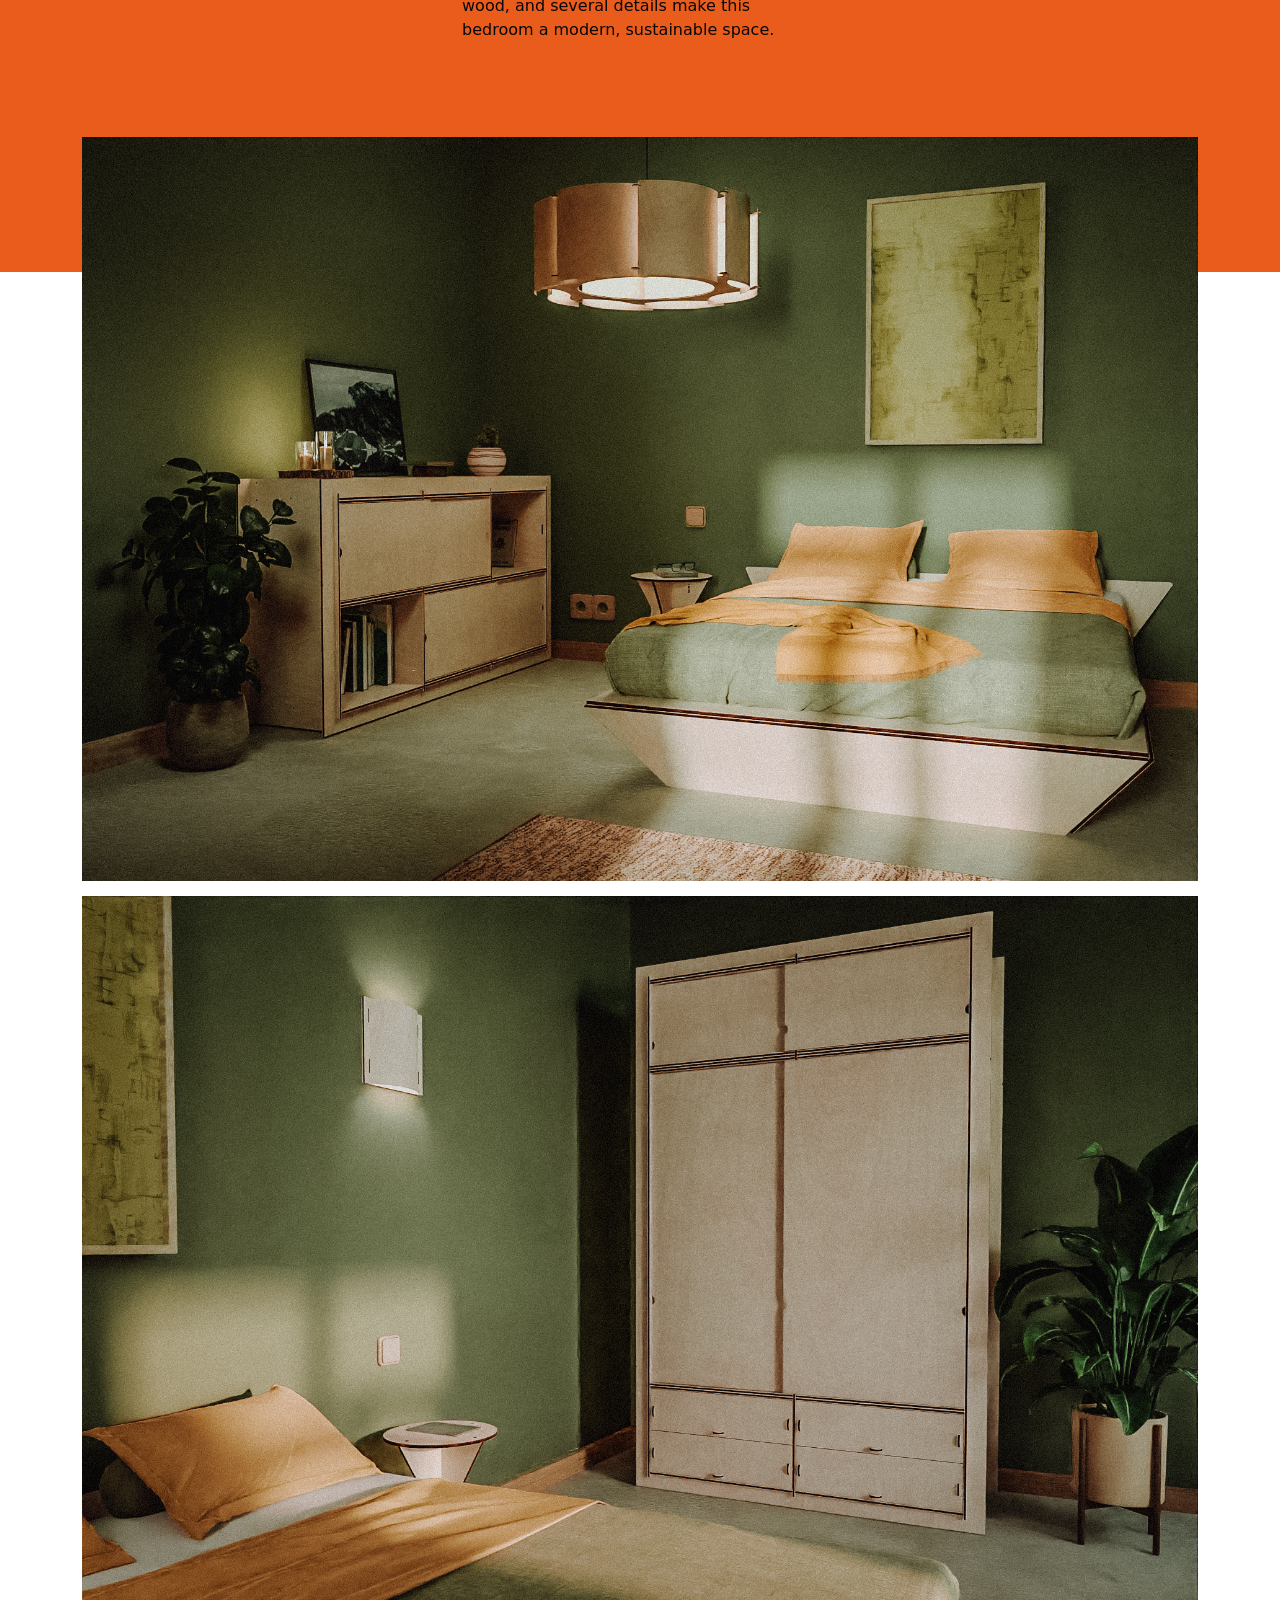
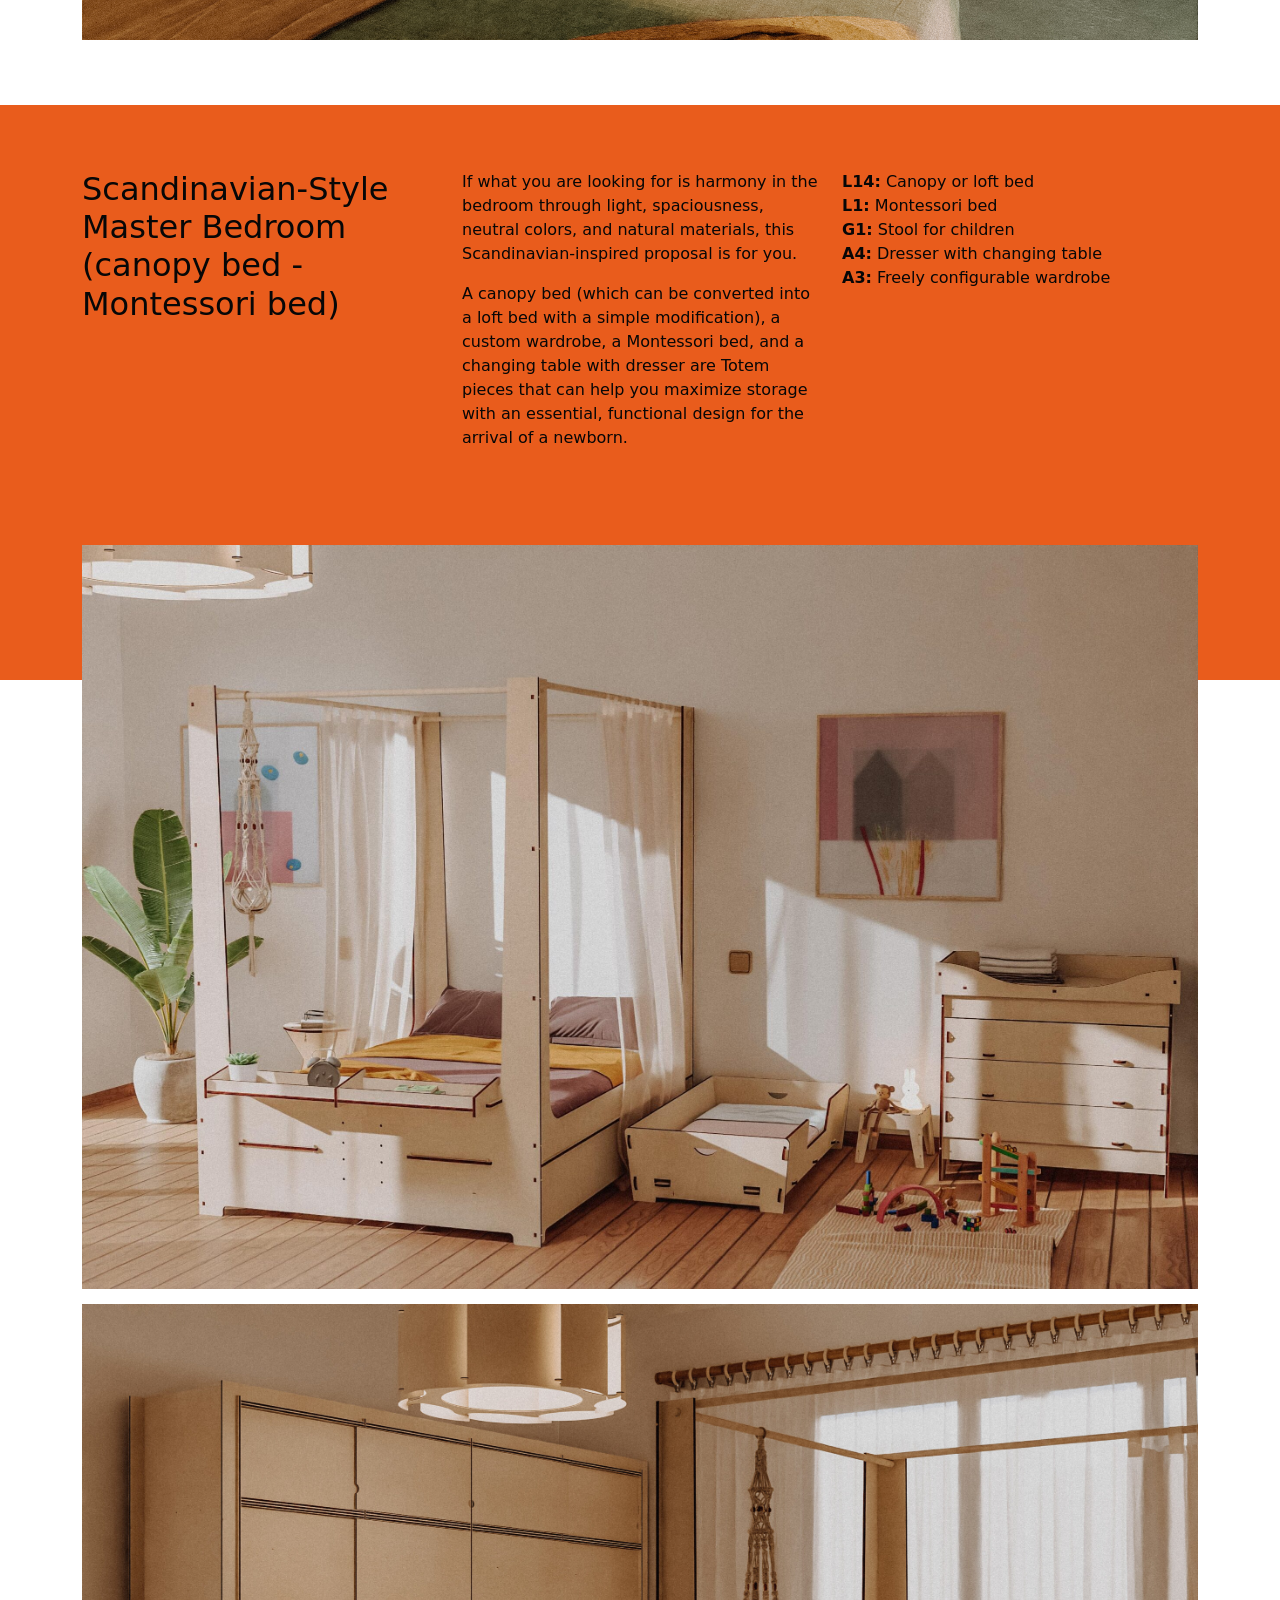
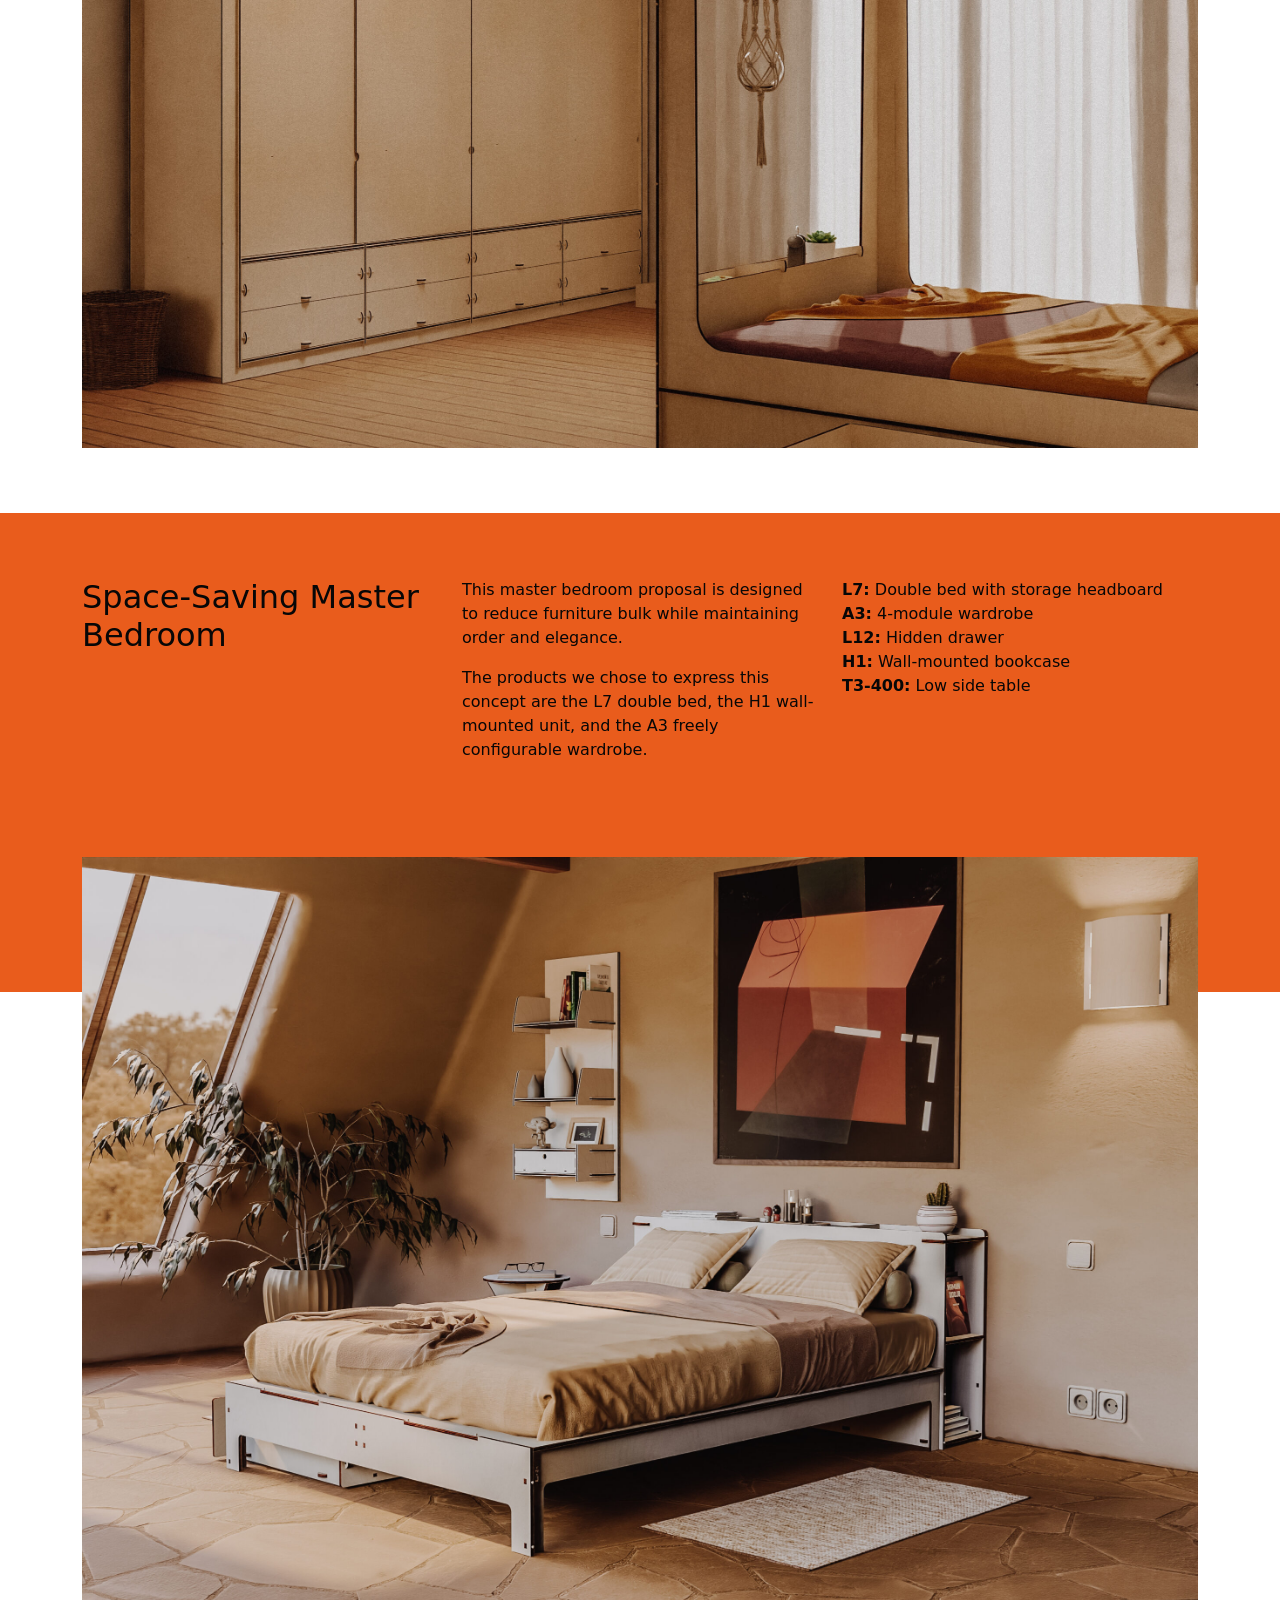
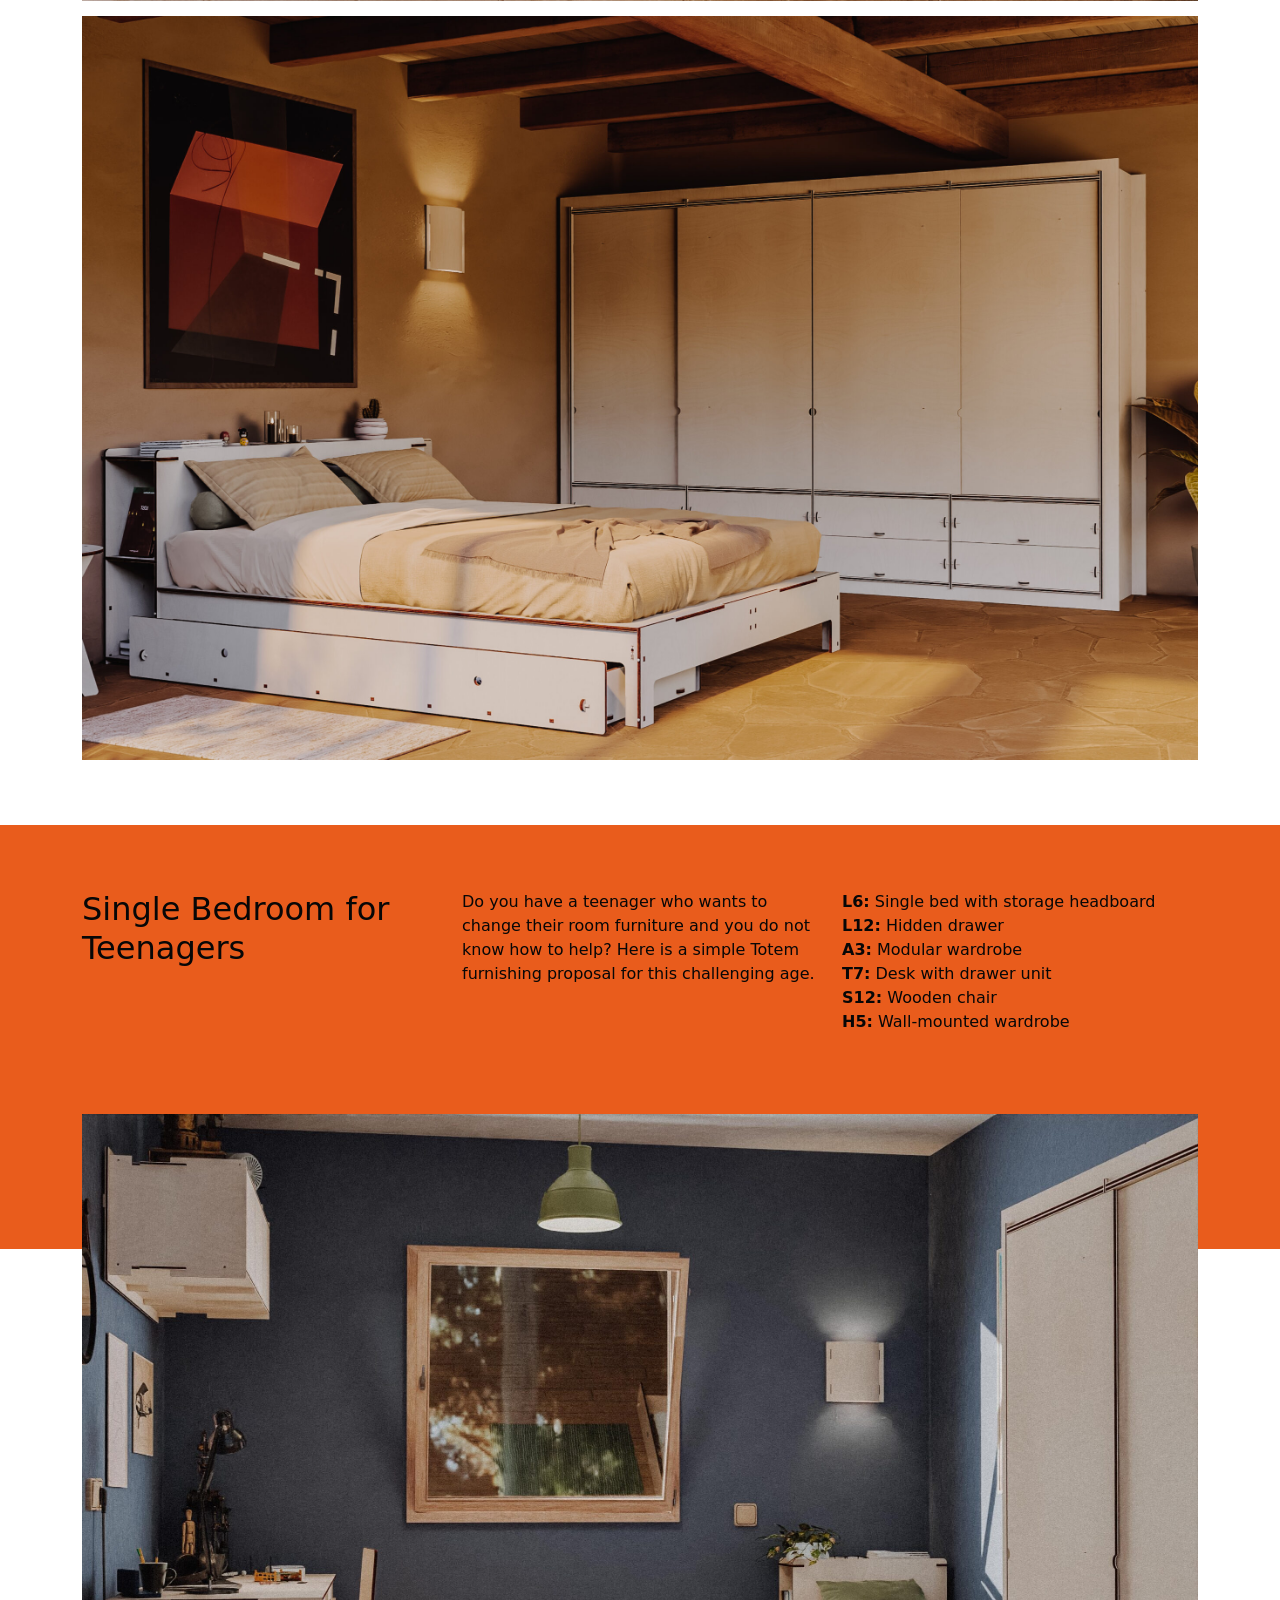
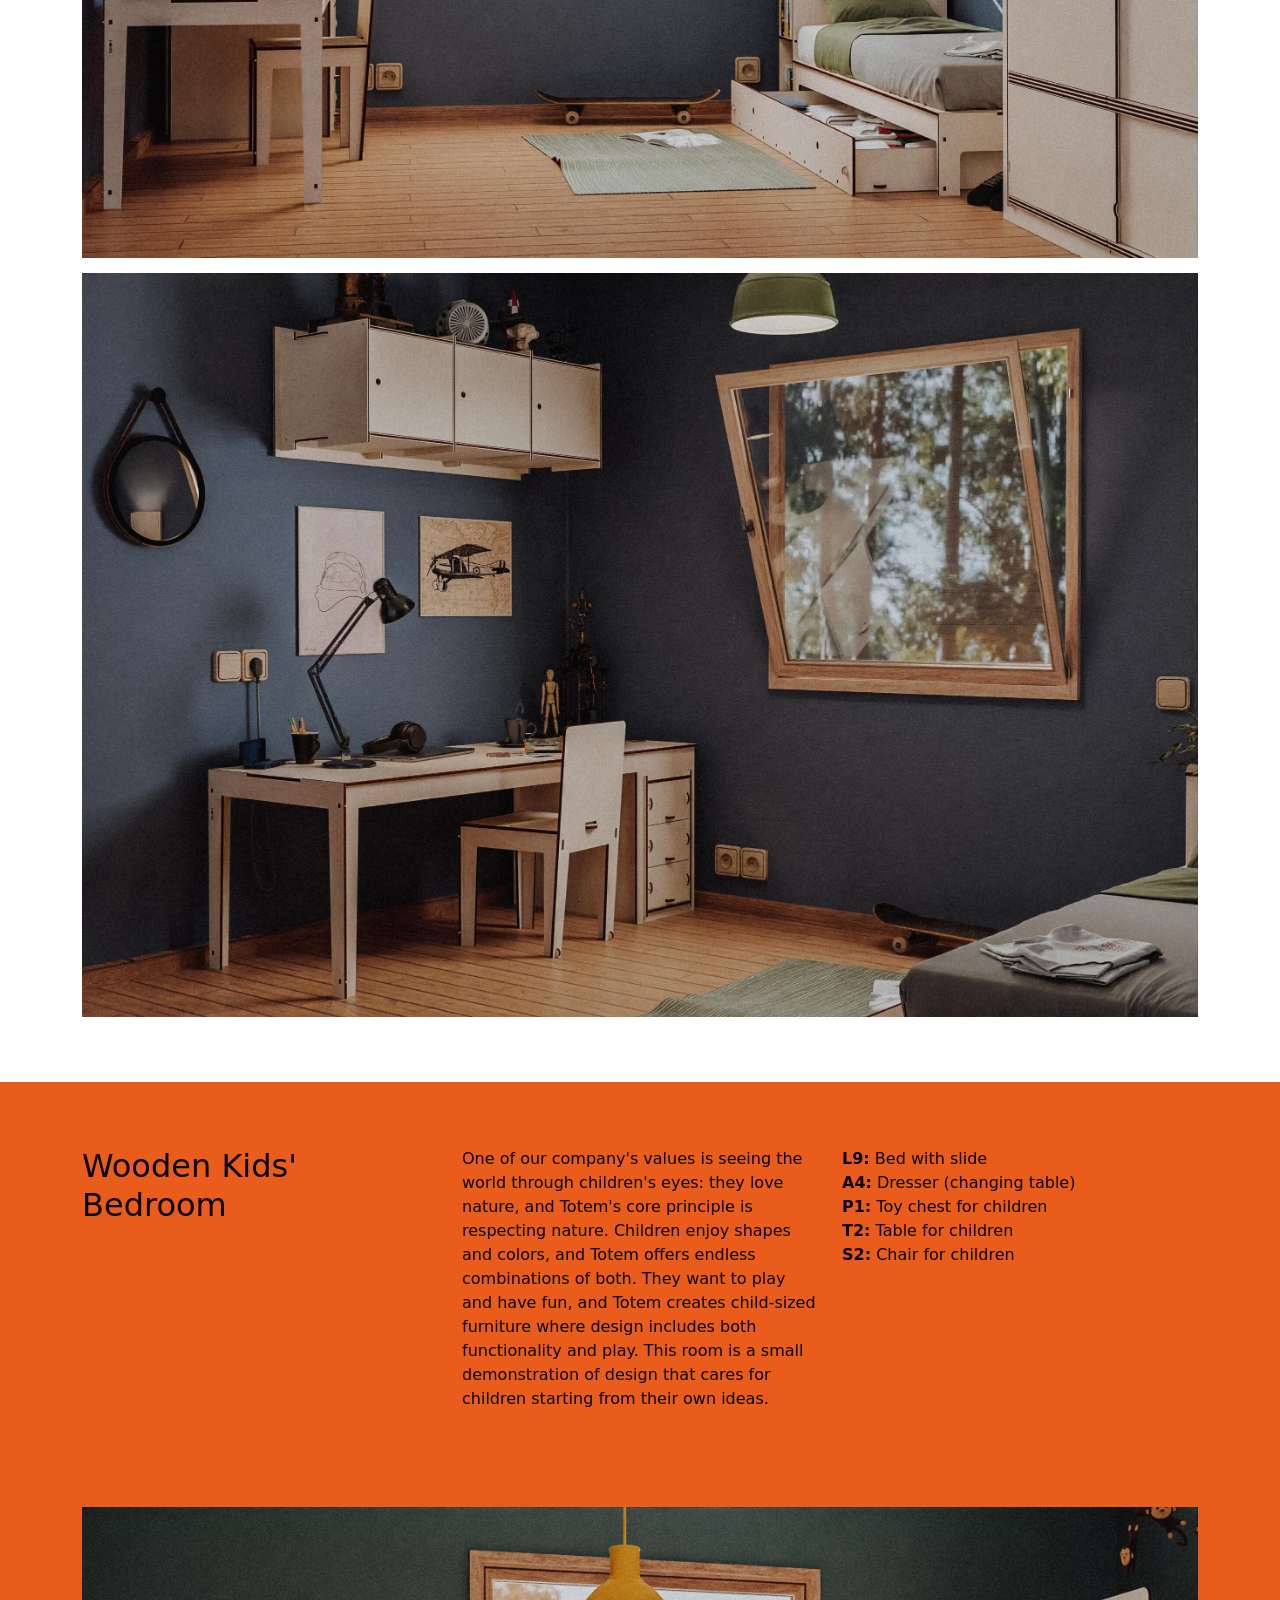
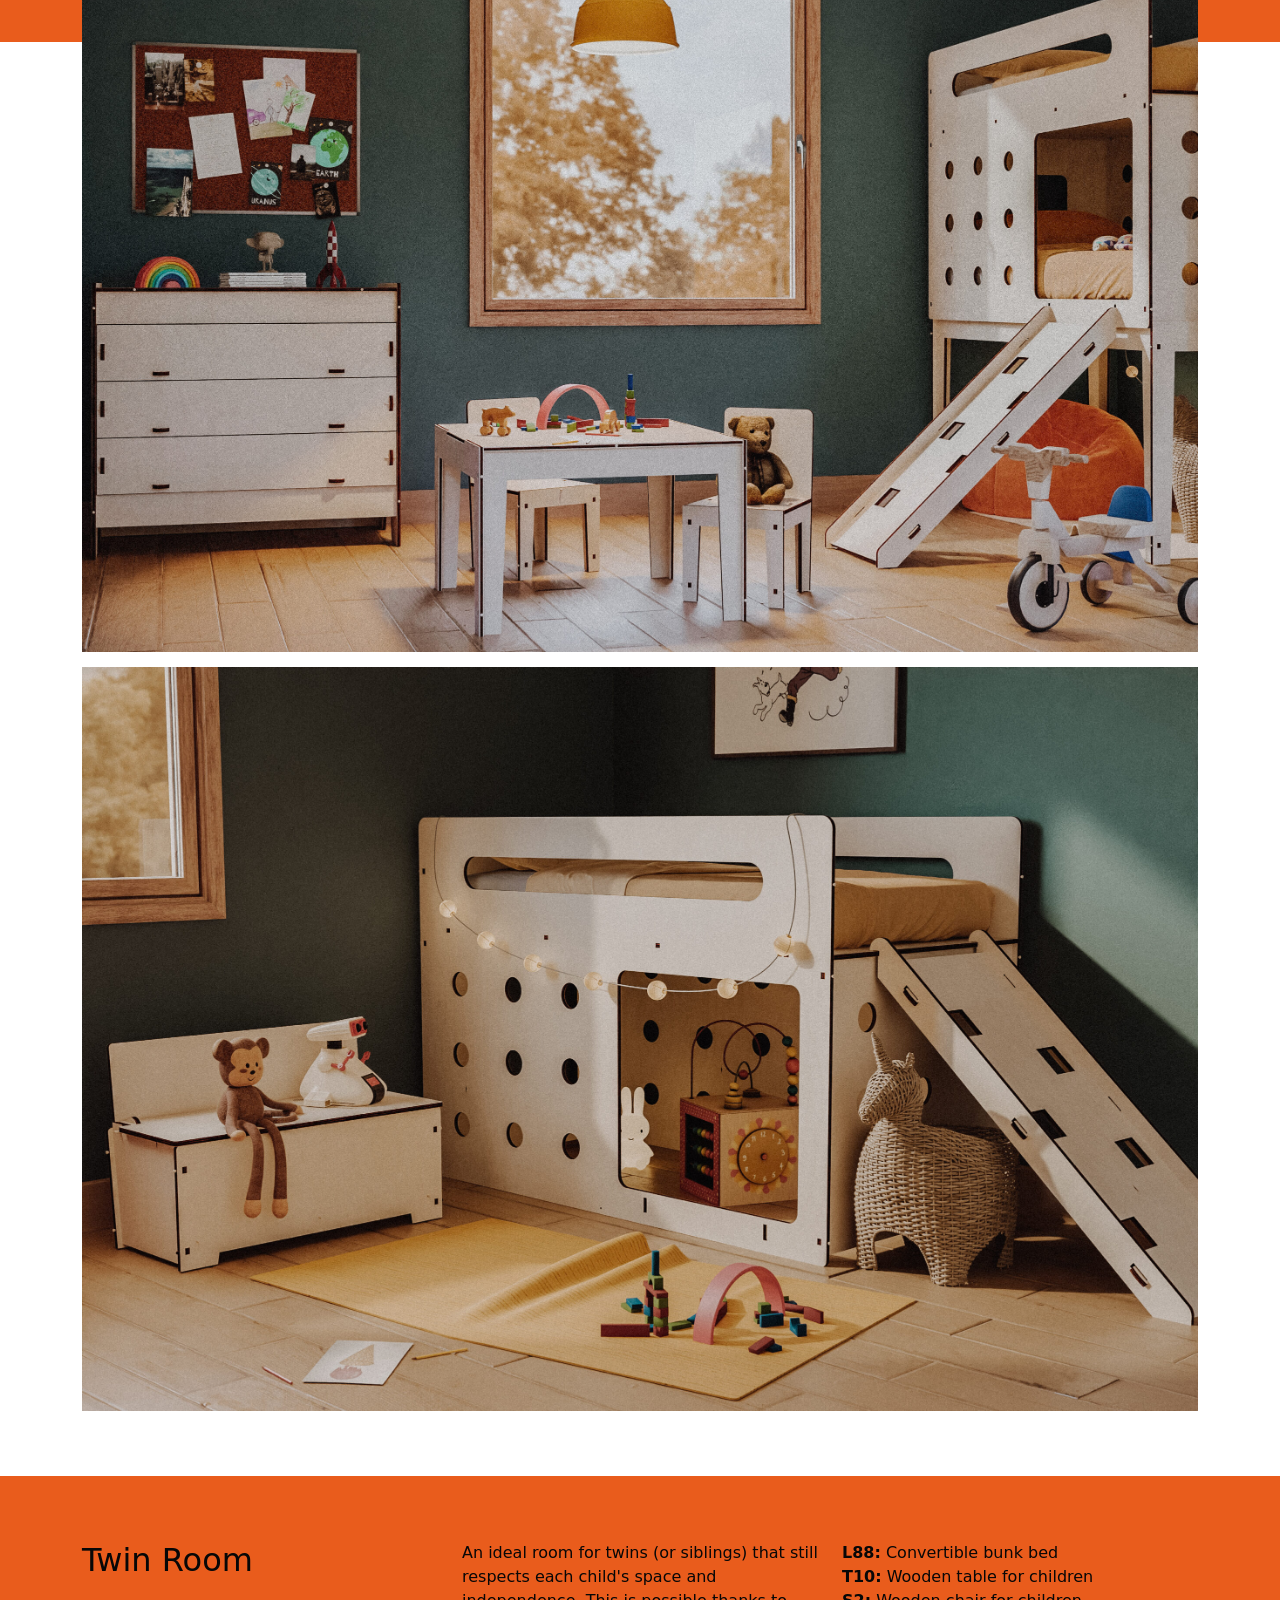
<file: spaces.html>
<!doctype html>
<html lang="en">

<head>
    <meta charset="utf-8">
    <meta name="viewport" content="width=device-width, initial-scale=1">

    <title>TOTEM | Spaces</title>

    <link href="https://cdn.jsdelivr.net/npm/bootstrap@5.3.3/dist/css/bootstrap.min.css" rel="stylesheet">
    <link href="assets/css/main.css" rel="stylesheet">
    <link rel="stylesheet" href="https://cdnjs.cloudflare.com/ajax/libs/font-awesome/6.5.1/css/all.min.css">
</head>

<body class="text-dark">

    <!-- Navbar -->
    <nav class="navbar navbar-expand-lg">
        <div class="container">
            <a class="navbar-brand" href="index.html">TOTEM</a>

            <button class="navbar-toggler" type="button" data-bs-toggle="collapse" data-bs-target="#nav"
                aria-controls="nav" aria-expanded="false" aria-label="Toggle navigation">
                <span class="navbar-toggler-icon"></span>
            </button>

            <div class="collapse navbar-collapse" id="nav">
                <ul class="navbar-nav ms-auto">
                    <li class="nav-item"><a class="nav-link" href="index.html">Home</a></li>
                    <li class="nav-item"><a class="nav-link" href="about.html">About</a></li>
                    <li class="nav-item"><a class="nav-link" href="materials.html">Materials</a></li>
                    <li class="nav-item"><a class="nav-link" href="made-to-measure.html">Made to measure</a></li>
                    <li class="nav-item"><a class="nav-link" href="spaces.html">Spaces</a></li>
                    <li class="nav-item"><a class="nav-link" href="furniture.html">Furniture</a></li>
                    <li class="nav-item"><a class="nav-link" href="contacts.html">Contacts</a></li>
                </ul>
            </div>
        </div>
    </nav>

    <!-- ---------------------------------------- -->
    <!-- ---------------------------------------- -->
    <!-- PAGE CONTENT -->
    <!-- ---------------------------------------- -->
    <!-- ---------------------------------------- -->

    <!-- Title -->
    <section>
        <div class="container">
            <h1 class="text-extra-large">TOTEM Spaces</h1>
        </div>
    </section>

    <!-- Space 1 -->
    <section class="bg-accent totem-spaces-section">
        <div class="container">
            <div class="row">
                <div class="col-md-4 vss">
                    <h2>Study Corner</h2>
                </div>
                <div class="col-md-4 vss">
                    <p class="text-muted">Finding a space where you can study or work at home is vitally important these
                        days. It is undeniable that smart working and remote learning have set new rules for the
                        internal distribution of space at home and, consequently, for furnishing.</p>
                    <p class="text-muted vss">This study corner proposal comes from the idea of offering a suitable
                        setup for this purpose, with the goal of minimizing bulk while maintaining a comfortable and
                        welcoming atmosphere.</p>
                </div>
                <div class="col-md-4 vss">
                    <div><b>T7:</b> Wooden table</div>
                    <div><b>H4:</b> Wall-mounted wooden bookcase</div>
                    <div><b>A5:</b> Custom wooden bookcase</div>
                    <div><b>S12:</b> Wooden chair</div>
                </div>
            </div>
        </div>
    </section>
    <section class="">
        <div class="container">
            <div class="row vss">
                <div class="col-12">
                    <img class="spaces-img" src="/assets/img/spaces/space-1-1.jpg" alt="">
                </div>
            </div>
            <div class="row vss">
                <div class="col-12">
                    <img class="spaces-img" src="/assets/img/spaces/space-1-2.jpg" alt="">
                </div>
            </div>
        </div>
    </section>

    <!-- Space 2 -->
    <section class="bg-accent totem-spaces-section">
        <div class="container">
            <div class="row">
                <div class="col-md-4 vss">
                    <h2>Single Loft Bedroom<br />(ideal for children)</h2>
                </div>
                <div class="col-md-4 vss">
                    <p class="text-muted">The arrival of a child at home changes everything, including the way we
                        perceive space.</p>
                    <p class="text-muted vss">Adults often think only in square meters, while children who climb, jump,
                        and move without limits invite us to think in cubic meters and treat height as an ally that
                        helps expand and improve storage capacity in a kids&#x27; room, with the added value of fun.</p>
                    <p class="text-muted vss">We are experts and enthusiasts of loft beds as a furnishing solution.</p>
                </div>
                <div class="col-md-4 vss">
                    <div><b>L10:</b> Single loft bed</div>
                    <div><b>Z4:</b> Convertible crib (next-to-me crib - sofa-desk)</div>
                    <div><b>A5:</b> Modular wardrobe</div>
                </div>
            </div>
        </div>
    </section>
    <section class="">
        <div class="container">
            <div class="row vss">
                <div class="col-12">
                    <img class="spaces-img" src="/assets/img/spaces/space-2-1.jpg" alt="">
                </div>
            </div>
            <div class="row vss">
                <div class="col-12">
                    <img class="spaces-img" src="/assets/img/spaces/space-2-2.jpg" alt="">
                </div>
            </div>
        </div>
    </section>

    <!-- Space 3 -->
    <section class="bg-accent totem-spaces-section">
        <div class="container">
            <div class="row">
                <div class="col-md-4 vss">
                    <h2>Attic Bedroom</h2>
                </div>
                <div class="col-md-4 vss">
                    <p class="text-muted">Attics and habitable loft spaces can be a real headache for the standard
                        dimensions of furniture. For Totem, however, they are ideal spaces to make the most of our
                        customizable solutions: space-saving beds, modular wardrobes, and wall-mounted units.</p>
                </div>
                <div class="col-md-4 vss">
                    <div><b>L18:</b> Bed with drawer unit</div>
                    <div><b>A6:</b> Modular wardrobe with flexible configuration</div>
                    <div><b>H1:</b> Wall-mounted unit</div>
                    <div><b>S12:</b> Wooden chair</div>
                </div>
            </div>
        </div>
    </section>
    <section class="">
        <div class="container">
            <div class="row vss">
                <div class="col-12">
                    <img class="spaces-img" src="/assets/img/spaces/space-3-1.jpg" alt="">
                </div>
            </div>
            <div class="row vss">
                <div class="col-12">
                    <img class="spaces-img" src="/assets/img/spaces/space-3-2.jpg" alt="">
                </div>
            </div>
        </div>
    </section>

    <!-- Space 4 -->
    <section class="bg-accent totem-spaces-section">
        <div class="container">
            <div class="row">
                <div class="col-md-4 vss">
                    <h2>Wooden Master Bedroom</h2>
                </div>
                <div class="col-md-4 vss">
                    <p class="text-muted">This evocative setting was designed with comfort, storage capacity, and
                        maximum coziness in mind for a master bedroom complete with essential yet functional elements.
                    </p>
                    <p class="text-muted vss">Every piece of furniture is made entirely of wood, and several details
                        make this bedroom a modern, sustainable space.</p>
                </div>
                <div class="col-md-4 vss">
                    <div><b>L19:</b> Storage double bed</div>
                    <div><b>A5:</b> Custom wooden bookcase</div>
                    <div><b>A3:</b> Modular wooden wardrobe</div>
                    <div><b>T3-400:</b> Round wooden side table</div>
                </div>
            </div>
        </div>
    </section>
    <section class="">
        <div class="container">
            <div class="row vss">
                <div class="col-12">
                    <img class="spaces-img" src="/assets/img/spaces/space-4-1.jpg" alt="">
                </div>
            </div>
            <div class="row vss">
                <div class="col-12">
                    <img class="spaces-img" src="/assets/img/spaces/space-4-2.jpg" alt="">
                </div>
            </div>
        </div>
    </section>

    <!-- Space 5 -->
    <section class="bg-accent totem-spaces-section">
        <div class="container">
            <div class="row">
                <div class="col-md-4 vss">
                    <h2>Scandinavian-Style Master Bedroom<br />(canopy bed - Montessori bed)</h2>
                </div>
                <div class="col-md-4 vss">
                    <p class="text-muted">If what you are looking for is harmony in the bedroom through light,
                        spaciousness, neutral colors, and natural materials, this Scandinavian-inspired proposal is for
                        you.</p>
                    <p class="text-muted vss">A canopy bed (which can be converted into a loft bed with a simple
                        modification), a custom wardrobe, a Montessori bed, and a changing table with dresser are Totem
                        pieces that can help you maximize storage with an essential, functional design for the arrival
                        of a newborn.</p>
                </div>
                <div class="col-md-4 vss">
                    <div><b>L14:</b> Canopy or loft bed</div>
                    <div><b>L1:</b> Montessori bed</div>
                    <div><b>G1:</b> Stool for children</div>
                    <div><b>A4:</b> Dresser with changing table</div>
                    <div><b>A3:</b> Freely configurable wardrobe</div>
                </div>
            </div>
        </div>
    </section>
    <section class="">
        <div class="container">
            <div class="row vss">
                <div class="col-12">
                    <img class="spaces-img" src="/assets/img/spaces/space-5-1.jpg" alt="">
                </div>
            </div>
            <div class="row vss">
                <div class="col-12">
                    <img class="spaces-img" src="/assets/img/spaces/space-5-2.jpg" alt="">
                </div>
            </div>
        </div>
    </section>

    <!-- Space 6 -->
    <section class="bg-accent totem-spaces-section">
        <div class="container">
            <div class="row">
                <div class="col-md-4 vss">
                    <h2>Space-Saving Master Bedroom</h2>
                </div>
                <div class="col-md-4 vss">
                    <p class="text-muted">This master bedroom proposal is designed to reduce furniture bulk while
                        maintaining order and elegance.</p>
                    <p class="text-muted vss">The products we chose to express this concept are the L7 double bed, the
                        H1 wall-mounted unit, and the A3 freely configurable wardrobe.</p>
                </div>
                <div class="col-md-4 vss">
                    <div><b>L7:</b> Double bed with storage headboard</div>
                    <div><b>A3:</b> 4-module wardrobe</div>
                    <div><b>L12:</b> Hidden drawer</div>
                    <div><b>H1:</b> Wall-mounted bookcase</div>
                    <div><b>T3-400:</b> Low side table</div>
                </div>
            </div>
        </div>
    </section>
    <section class="">
        <div class="container">
            <div class="row vss">
                <div class="col-12">
                    <img class="spaces-img" src="/assets/img/spaces/space-6-1.jpg" alt="">
                </div>
            </div>
            <div class="row vss">
                <div class="col-12">
                    <img class="spaces-img" src="/assets/img/spaces/space-6-2.jpg" alt="">
                </div>
            </div>
        </div>
    </section>

    <!-- Space 7 -->
    <section class="bg-accent totem-spaces-section">
        <div class="container">
            <div class="row">
                <div class="col-md-4 vss">
                    <h2>Single Bedroom for Teenagers</h2>
                </div>
                <div class="col-md-4 vss">
                    <p class="text-muted">Do you have a teenager who wants to change their room furniture and you do not
                        know how to help? Here is a simple Totem furnishing proposal for this challenging age.</p>
                </div>
                <div class="col-md-4 vss">
                    <div><b>L6:</b> Single bed with storage headboard</div>
                    <div><b>L12:</b> Hidden drawer</div>
                    <div><b>A3:</b> Modular wardrobe</div>
                    <div><b>T7:</b> Desk with drawer unit</div>
                    <div><b>S12:</b> Wooden chair</div>
                    <div><b>H5:</b> Wall-mounted wardrobe</div>
                </div>
            </div>
        </div>
    </section>
    <section class="">
        <div class="container">
            <div class="row vss">
                <div class="col-12">
                    <img class="spaces-img" src="/assets/img/spaces/space-7-1.jpg" alt="">
                </div>
            </div>
            <div class="row vss">
                <div class="col-12">
                    <img class="spaces-img" src="/assets/img/spaces/space-7-2.jpg" alt="">
                </div>
            </div>
        </div>
    </section>

    <!-- Space 8 -->
    <section class="bg-accent totem-spaces-section">
        <div class="container">
            <div class="row">
                <div class="col-md-4 vss">
                    <h2>Wooden Kids' Bedroom</h2>
                </div>
                <div class="col-md-4 vss">
                    <p class="text-muted">One of our company&#x27;s values is seeing the world through children&#x27;s
                        eyes: they love nature, and Totem&#x27;s core principle is respecting nature. Children enjoy
                        shapes and colors, and Totem offers endless combinations of both. They want to play and have
                        fun, and Totem creates child-sized furniture where design includes both functionality and play.
                        This room is a small demonstration of design that cares for children starting from their own
                        ideas.</p>
                </div>
                <div class="col-md-4 vss">
                    <div><b>L9:</b> Bed with slide</div>
                    <div><b>A4:</b> Dresser (changing table)</div>
                    <div><b>P1:</b> Toy chest for children</div>
                    <div><b>T2:</b> Table for children</div>
                    <div><b>S2:</b> Chair for children</div>
                </div>
            </div>
        </div>
    </section>
    <section class="">
        <div class="container">
            <div class="row vss">
                <div class="col-12">
                    <img class="spaces-img" src="/assets/img/spaces/space-8-1.jpg" alt="">
                </div>
            </div>
            <div class="row vss">
                <div class="col-12">
                    <img class="spaces-img" src="/assets/img/spaces/space-8-2.jpg" alt="">
                </div>
            </div>
        </div>
    </section>

    <!-- Space 9 -->
    <section class="bg-accent totem-spaces-section">
        <div class="container">
            <div class="row">
                <div class="col-md-4 vss">
                    <h2>Twin Room</h2>
                </div>
                <div class="col-md-4 vss">
                    <p class="text-muted">An ideal room for twins (or siblings) that still respects each child&#x27;s
                        space and independence. This is possible thanks to the L88 bunk bed, which can be transformed
                        into two single beds and separated easily when needed.</p>
                    <p class="text-muted vss">An innovative furnishing idea that combines practicality for two with a
                        welcoming feel.</p>
                </div>
                <div class="col-md-4 vss">
                    <div><b>L88:</b> Convertible bunk bed</div>
                    <div><b>T10:</b> Wooden table for children</div>
                    <div><b>S2:</b> Wooden chair for children</div>
                    <div><b>P1:</b> Toy storage chest</div>
                    <div><b>H1:</b> Wall-mounted bookcase</div>
                </div>
            </div>
        </div>
    </section>
    <section class="">
        <div class="container">
            <div class="row vss">
                <div class="col-12">
                    <img class="spaces-img" src="/assets/img/spaces/space-9-1.jpg" alt="">
                </div>
            </div>
            <div class="row vss">
                <div class="col-12">
                    <img class="spaces-img" src="/assets/img/spaces/space-9-2.jpg" alt="">
                </div>
            </div>
        </div>
    </section>

    <!-- Space 10 -->
    <section class="bg-accent totem-spaces-section">
        <div class="container">
            <div class="row">
                <div class="col-md-4 vss">
                    <h2>Room with Double Loft Bed and Storage Staircase</h2>
                </div>
                <div class="col-md-4 vss">
                    <p class="text-muted">In this master bedroom with a loft bed, we feature one of the most
                        multifunctional products in Totem&#x27;s bed range. For a studio apartment or any small room
                        with many items to organize, this is the most functional solution.</p>
                </div>
                <div class="col-md-4 vss">
                    <div><b>L15:</b> Double loft bed</div>
                    <div><b>A6:</b> Modular wardrobe</div>
                    <div><b>H1:</b> Wall-mounted bookcase</div>
                </div>
            </div>
        </div>
    </section>
    <section class="">
        <div class="container">
            <div class="row vss">
                <div class="col-12">
                    <img class="spaces-img" src="/assets/img/spaces/space-10-1.jpg" alt="">
                </div>
            </div>
            <div class="row vss">
                <div class="col-12">
                    <img class="spaces-img" src="/assets/img/spaces/space-10-2.jpg" alt="">
                </div>
            </div>
        </div>
    </section>

    <!-- Space 11 -->
    <section class="bg-accent totem-spaces-section">
        <div class="container">
            <div class="row">
                <div class="col-md-4 vss">
                    <h2>Open-Space Living Room</h2>
                </div>
                <div class="col-md-4 vss">
                    <p class="text-muted">One of the advantages of open-space layouts is the dynamism and modularity
                        they bring.</p>
                    <p class="text-muted vss">In this living/dining proposal, the space is organized to be wide, bright,
                        tidy, and highly functional thanks to the versatility of Totem sofas and the room divider
                        created with the A5 bookcase.</p>
                </div>
                <div class="col-md-4 vss">
                    <div><b>D4:</b> Chair bed (single)</div>
                    <div><b>D5:</b> Sofa bed (double)</div>
                    <div><b>A5:</b> Custom bookcase</div>
                    <div><b>T3-800:</b> Round low table</div>
                </div>
            </div>
        </div>
    </section>
    <section class="">
        <div class="container">
            <div class="row vss">
                <div class="col-12">
                    <img class="spaces-img" src="/assets/img/spaces/space-11-1.jpg" alt="">
                </div>
            </div>
            <div class="row vss">
                <div class="col-12">
                    <img class="spaces-img" src="/assets/img/spaces/space-11-2.jpg" alt="">
                </div>
            </div>
        </div>
    </section>

    <!-- Space 12 -->
    <section class="bg-accent totem-spaces-section">
        <div class="container">
            <div class="row">
                <div class="col-md-4 vss">
                    <h2>Wooden Dining Room</h2>
                </div>
                <div class="col-md-4 vss">
                    <p class="text-muted">This proposal shows a modern dining room that still keeps a warm, welcoming
                        touch thanks to wood and the combination with Totem&#x27;s bookcase and wall-mounted unit.</p>
                </div>
                <div class="col-md-4 vss">
                    <div><b>T7:</b> Wooden table</div>
                    <div><b>S12:</b> Wooden chair</div>
                    <div><b>S11:</b> Wooden bench</div>
                    <div><b>H1:</b> Wall-mounted unit</div>
                    <div><b>H4:</b> Wall bookcase</div>
                </div>
            </div>
        </div>
    </section>
    <section class="">
        <div class="container">
            <div class="row vss">
                <div class="col-12">
                    <img class="spaces-img" src="/assets/img/spaces/space-12-1.jpg" alt="">
                </div>
            </div>
            <div class="row vss">
                <div class="col-12">
                    <img class="spaces-img" src="/assets/img/spaces/space-12-2.jpg" alt="">
                </div>
            </div>
        </div>
    </section>

    <!-- Space 13 -->
    <section class="bg-accent totem-spaces-section">
        <div class="container">
            <div class="row">
                <div class="col-md-4 vss">
                    <h2>Guest Room</h2>
                </div>
                <div class="col-md-4 vss">
                    <p class="text-muted">This Totem proposal offers maximum hospitality for furnishing a guest room:
                        with the L8D three-sleeper double bunk bed and the D5 sofa bed, you can get up to five beds in
                        very little space.</p>
                    <p class="text-muted vss">Ideal solution for vacation homes, bed and breakfasts, or short-term
                        rental homes (Airbnb).</p>
                </div>
                <div class="col-md-4 vss">
                    <div><b>L8D:</b> 3-sleeper bunk bed</div>
                    <div><b>H1:</b> Wall-mounted unit</div>
                    <div><b>T3-800:</b> Central wooden table</div>
                    <div><b>A1:</b> Modular wardrobe</div>
                    <div><b>H4:</b> Wall-mounted bookcase</div>
                    <div><b>D5:</b> Sofa bed</div>
                </div>
            </div>
        </div>
    </section>
    <section class="">
        <div class="container">
            <div class="row vss">
                <div class="col-12">
                    <img class="spaces-img" src="/assets/img/spaces/space-13-1.jpg" alt="">
                </div>
            </div>
            <div class="row vss">
                <div class="col-12">
                    <img class="spaces-img" src="/assets/img/spaces/space-13-2.jpg" alt="">
                </div>
            </div>
        </div>
    </section>




    <!-- ---------------------------------------- -->
    <!-- ---------------------------------------- -->
    <!-- END OF PAGE CONTENT -->
    <!-- ---------------------------------------- -->
    <!-- ---------------------------------------- -->

    <!-- footer -->
    <footer class="bg-dark text-light">
        <section>
            <div class="container">
                <div class="row">
                    <div class="col-md-3 vss">
                        <div class="fw-bold vss">Explore</div>
                        <div class="text-accent"><a href="/index.html">Home</a></div>
                        <div class="text-accent"><a href="/about.html">About us</a></div>
                        <div class="text-accent"><a href="/made-to-measure.html">Made to measure</a></div>
                        <div class="text-accent"><a href="/spaces.html">Spaces</a></div>
                        <div class="text-accent"><a href="/furniture.html">Furniture</a></div>
                    </div>

                    <div class="col-md-3 vss">
                        <div class="fw-bold vss">Furniture</div>
                        <div class="text-accent"><a href="/furniture/beds-and-sofas.html">Beds & Sofas</a></div>
                        <div class="text-accent"><a href="/furniture/cabinets.html">Cabinets</a></div>
                        <div class="text-accent"><a href="/furniture/bookcases.html">Bookcases</a></div>
                        <div class="text-accent"><a href="/furniture/tables-and-chairs.html">Tables & Chairs</a></div>
                        <div class="text-accent"><a href="/furniture/wall-furniture.html">Wall furniture</a></div>
                        <div class="text-accent"><a href="/furniture/for-children.html">For children</a></div>
                        <div class="text-accent"><a href="/furniture/accessories.html">Accessories</a></div>
                        <div class="text-accent"><a href="/furniture/maintenance.html">Maintenance</a></div>
                    </div>

                    <div class="col-md-3 vss">
                        <div class="fw-bold vss">Follow us</div>
                        <div class="text-accent"><a href="https://www.facebook.com/totemitalia/">Facebook</a></div>
                        <div class="text-accent"><a href="https://www.instagram.com/totemitalia/">Instagram</a></div>
                        <div class="text-accent"><a href="https://www.pinterest.it/totemitalia/">Pinterest</a></div>
                        <div class="text-accent"><a href="http://linkedin.com/in/totem-italia-38a21064">LinkedIn</a>
                        </div>
                    </div>

                    <div class="col-md-3 vss">
                        <div class="fw-bold vss">Contact us</div>
                        <div class="text-accent"><a href="mailto:info@totem.ws">info@totem.ws</a></div>
                        <div class="text-accent"><a href="https://maps.app.goo.gl/YVrzbDgxtVVMACem8">Via Pier Lombardo
                                6, Milano 20135</a></div>

                    </div>
                </div>
            </div>
        </section>

        <section class="text-center">
            <div><img src="/assets/img/logo-small.png" class="logo-footer" alt=""></div>
            <div><span class="fw-bold">TOTEM</span> | Dreamed, designed and produced in Italy</div>
        </section>
    </footer>

    <script src="https://cdn.jsdelivr.net/npm/bootstrap@5.3.3/dist/js/bootstrap.bundle.min.js"></script>
</body>

</html>
</file>
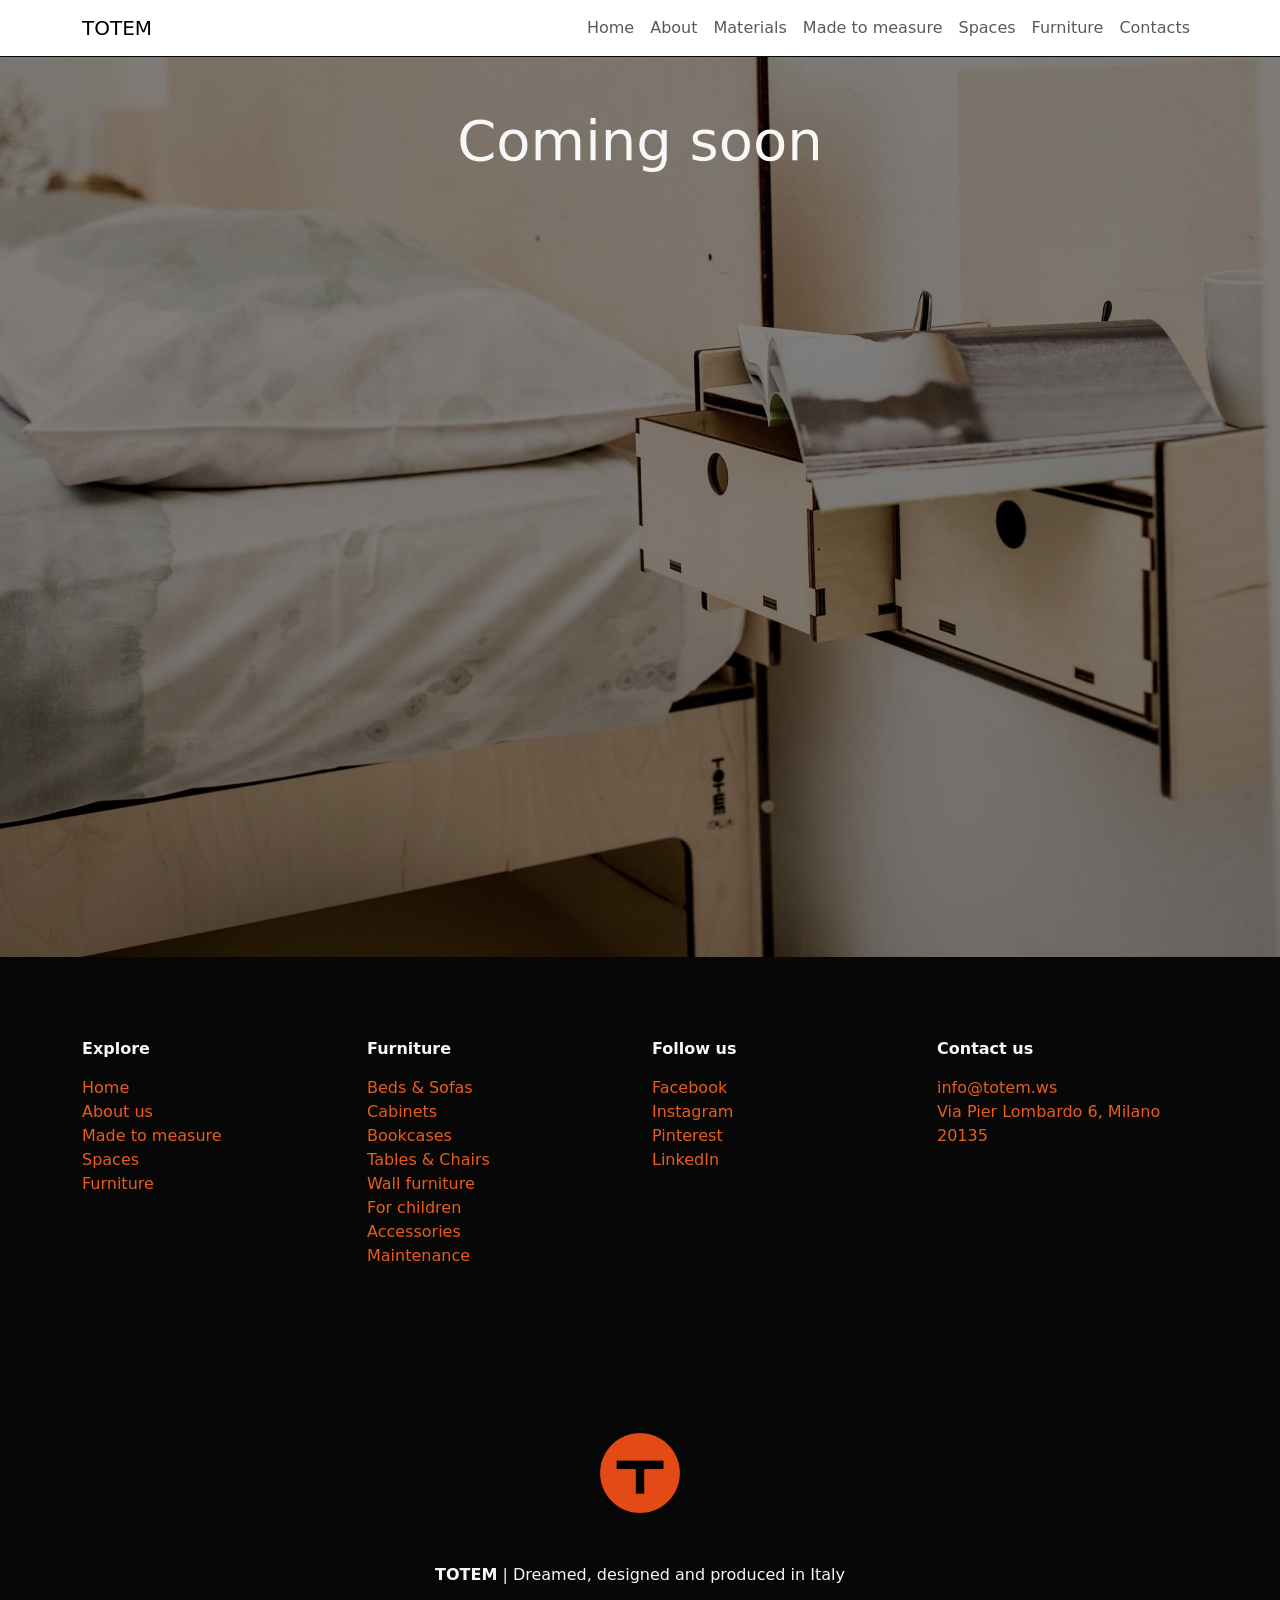
<file: furniture/accessories.html>
<!doctype html>
<html lang="en">

<head>
    <meta charset="utf-8">
    <meta name="viewport" content="width=device-width, initial-scale=1">

    <title>TOTEM | Accessories</title>

    <link href="https://cdn.jsdelivr.net/npm/bootstrap@5.3.3/dist/css/bootstrap.min.css" rel="stylesheet">
    <link href="../assets/css/main.css" rel="stylesheet">
    <link rel="stylesheet" href="https://cdnjs.cloudflare.com/ajax/libs/font-awesome/6.5.1/css/all.min.css">
</head>

<body class="text-dark">

    <!-- Navbar -->
    <nav class="navbar navbar-expand-lg">
        <div class="container">
            <a class="navbar-brand" href="index.html">TOTEM</a>

            <button class="navbar-toggler" type="button" data-bs-toggle="collapse" data-bs-target="#nav"
                aria-controls="nav" aria-expanded="false" aria-label="Toggle navigation">
                <span class="navbar-toggler-icon"></span>
            </button>

            <div class="collapse navbar-collapse" id="nav">
                <ul class="navbar-nav ms-auto">
                    <li class="nav-item"><a class="nav-link" href="../index.html">Home</a></li>
                    <li class="nav-item"><a class="nav-link" href="../about.html">About</a></li>
                    <li class="nav-item"><a class="nav-link" href="../materials.html">Materials</a></li>
                    <li class="nav-item"><a class="nav-link" href="../made-to-measure.html">Made to measure</a></li>
                    <li class="nav-item"><a class="nav-link" href="../spaces.html">Spaces</a></li>
                    <li class="nav-item"><a class="nav-link" href="../furniture.html">Furniture</a></li>
                    <li class="nav-item"><a class="nav-link" href="../contacts.html">Contacts</a></li>
                </ul>
            </div>
        </div>
    </nav>

    <!-- ---------------------------------------- -->
    <!-- ---------------------------------------- -->
    <!-- PAGE CONTENT -->
    <!-- ---------------------------------------- -->
    <!-- ---------------------------------------- -->

    <!-- Title -->
    <!-- <section>
        <div class="container">
            <h1 class="text-extra-large">Accessories</h1>
        </div>
    </section> -->

    <!-- Categories -->
    <section class="under-construction accessories-uc-background">
         <div class="container">
            <h1 class="text-extra-large text-light">Coming soon</h1>
        </div>
    </section>

    <!-- ---------------------------------------- -->
    <!-- ---------------------------------------- -->
    <!-- END OF PAGE CONTENT -->
    <!-- ---------------------------------------- -->
    <!-- ---------------------------------------- -->

    <!-- footer -->
    <footer class="bg-dark text-light">
        <section>
            <div class="container">
                <div class="row">
                    <div class="col-md-3 vss">
                        <div class="fw-bold vss">Explore</div>
                        <div class="text-accent"><a href="../index.html">Home</a></div>
                        <div class="text-accent"><a href="../about.html">About us</a></div>
                        <div class="text-accent"><a href="../made-to-measure.html">Made to measure</a></div>
                        <div class="text-accent"><a href="../spaces.html">Spaces</a></div>
                        <div class="text-accent"><a href="../furniture.html">Furniture</a></div>
                    </div>

                    <div class="col-md-3 vss">
                        <div class="fw-bold vss">Furniture</div>
                        <div class="text-accent"><a href="beds-and-sofas.html">Beds & Sofas</a></div>
                        <div class="text-accent"><a href="cabinets.html">Cabinets</a></div>
                        <div class="text-accent"><a href="bookcases.html">Bookcases</a></div>
                        <div class="text-accent"><a href="tables-and-chairs.html">Tables & Chairs</a></div>
                        <div class="text-accent"><a href="wall-furniture.html">Wall furniture</a></div>
                        <div class="text-accent"><a href="for-children.html">For children</a></div>
                        <div class="text-accent"><a href="accessories.html">Accessories</a></div>
                        <div class="text-accent"><a href="maintenance.html">Maintenance</a></div>
                    </div>

                    <div class="col-md-3 vss">
                        <div class="fw-bold vss">Follow us</div>
                        <div class="text-accent"><a href="https://www.facebook.com/totemitalia/">Facebook</a></div>
                        <div class="text-accent"><a href="https://www.instagram.com/totemitalia/">Instagram</a></div>
                        <div class="text-accent"><a href="https://www.pinterest.it/totemitalia/">Pinterest</a></div>
                        <div class="text-accent"><a href="http://linkedin.com/in/totem-italia-38a21064">LinkedIn</a>
                        </div>
                    </div>

                    <div class="col-md-3 vss">
                        <div class="fw-bold vss">Contact us</div>
                        <div class="text-accent"><a href="mailto:info@totem.ws">info@totem.ws</a></div>
                        <div class="text-accent"><a href="https://maps.app.goo.gl/YVrzbDgxtVVMACem8">Via Pier Lombardo
                                6, Milano 20135</a></div>

                    </div>
                </div>
            </div>
        </section>

        <section class="text-center">
            <div><img src="../assets/img/logo-small.png" class="logo-footer" alt=""></div>
            <div><span class="fw-bold">TOTEM</span> | Dreamed, designed and produced in Italy</div>
        </section>
    </footer>

    <script src="https://cdn.jsdelivr.net/npm/bootstrap@5.3.3/dist/js/bootstrap.bundle.min.js"></script>
</body>

</html>
</file>
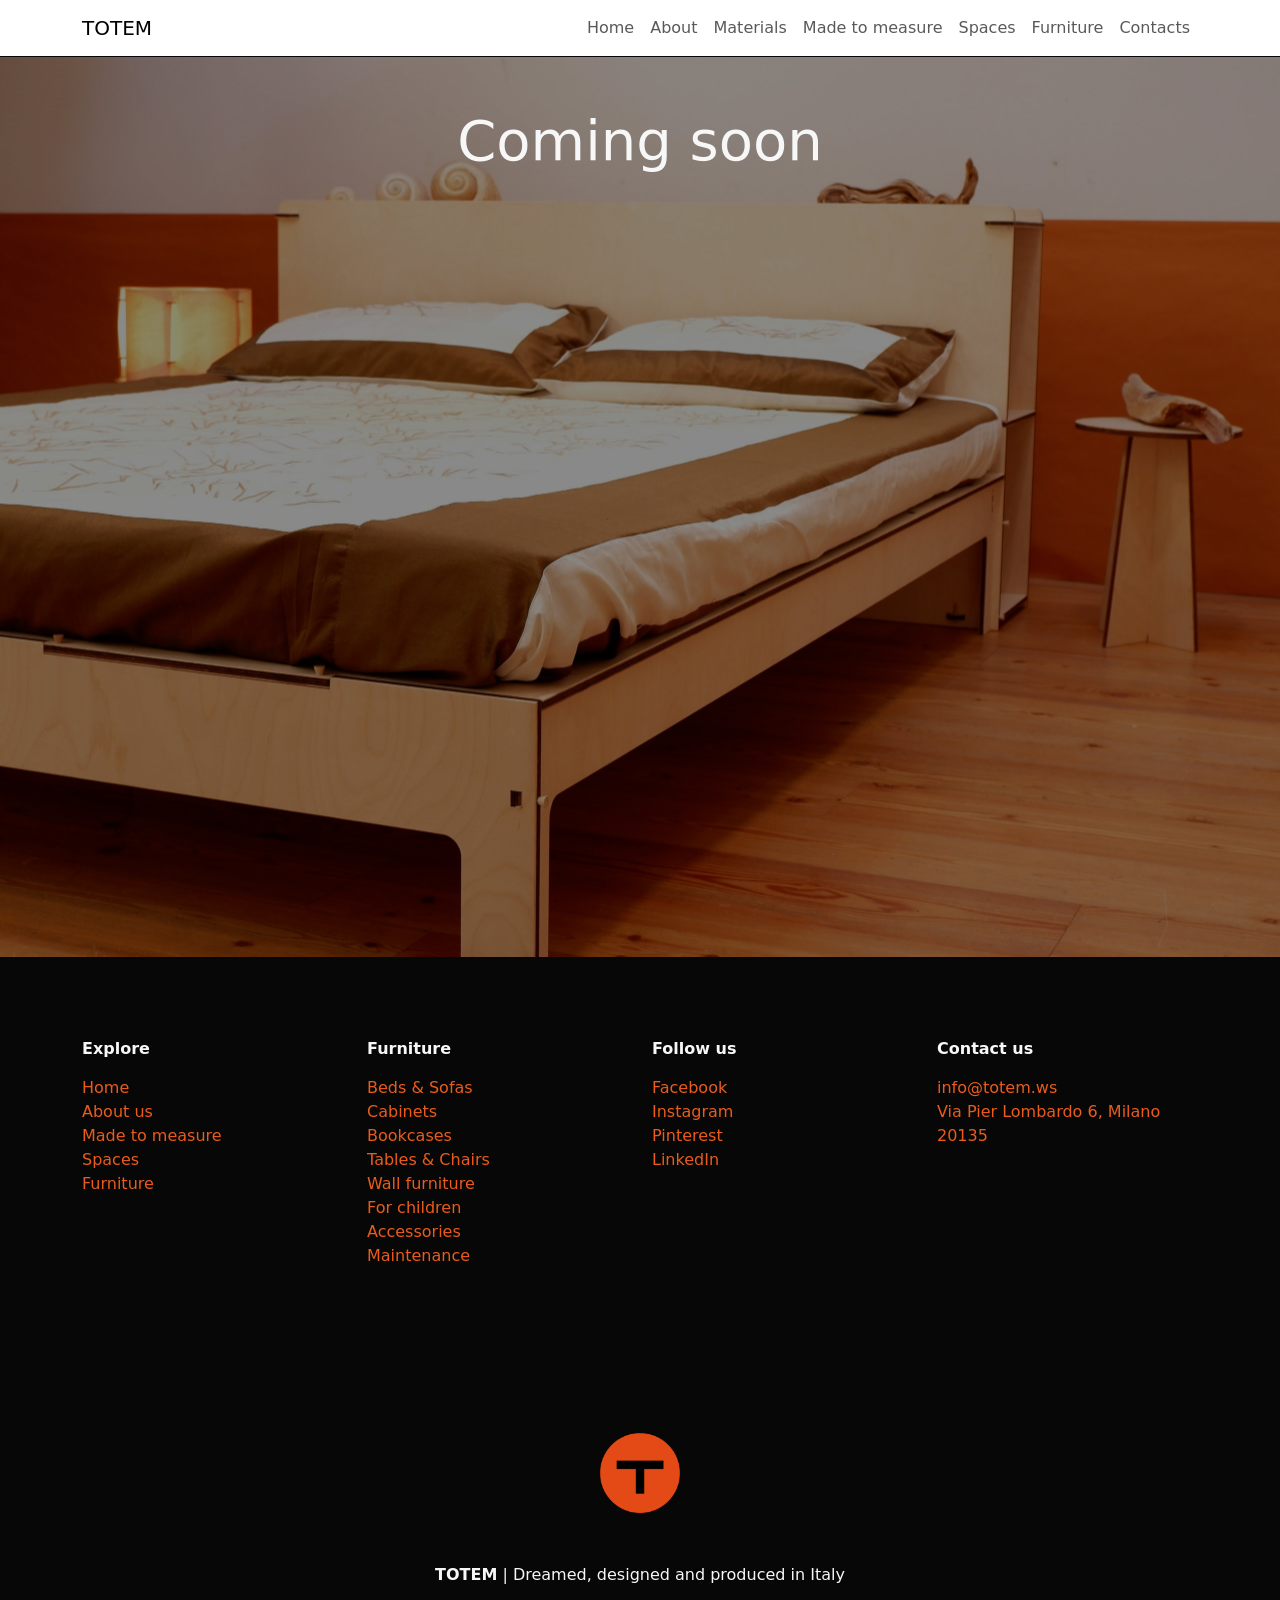
<file: furniture/beds-and-sofas.html>
<!doctype html>
<html lang="en">

<head>
    <meta charset="utf-8">
    <meta name="viewport" content="width=device-width, initial-scale=1">

    <title>TOTEM | Beds & Sofas</title>

    <link href="https://cdn.jsdelivr.net/npm/bootstrap@5.3.3/dist/css/bootstrap.min.css" rel="stylesheet">
    <link href="../assets/css/main.css" rel="stylesheet">
    <link rel="stylesheet" href="https://cdnjs.cloudflare.com/ajax/libs/font-awesome/6.5.1/css/all.min.css">
</head>

<body class="text-dark">

    <!-- Navbar -->
    <nav class="navbar navbar-expand-lg">
        <div class="container">
            <a class="navbar-brand" href="index.html">TOTEM</a>

            <button class="navbar-toggler" type="button" data-bs-toggle="collapse" data-bs-target="#nav"
                aria-controls="nav" aria-expanded="false" aria-label="Toggle navigation">
                <span class="navbar-toggler-icon"></span>
            </button>

            <div class="collapse navbar-collapse" id="nav">
                <ul class="navbar-nav ms-auto">
                    <li class="nav-item"><a class="nav-link" href="../index.html">Home</a></li>
                    <li class="nav-item"><a class="nav-link" href="../about.html">About</a></li>
                    <li class="nav-item"><a class="nav-link" href="../materials.html">Materials</a></li>
                    <li class="nav-item"><a class="nav-link" href="../made-to-measure.html">Made to measure</a></li>
                    <li class="nav-item"><a class="nav-link" href="../spaces.html">Spaces</a></li>
                    <li class="nav-item"><a class="nav-link" href="../furniture.html">Furniture</a></li>
                    <li class="nav-item"><a class="nav-link" href="../contacts.html">Contacts</a></li>
                </ul>
            </div>
        </div>
    </nav>

    <!-- ---------------------------------------- -->
    <!-- ---------------------------------------- -->
    <!-- PAGE CONTENT -->
    <!-- ---------------------------------------- -->
    <!-- ---------------------------------------- -->

    <!-- Title -->
    <!-- <section>
        <div class="container">
            <h1 class="text-extra-large">Beds & Sofas</h1>
        </div>
    </section> -->

    <!-- Categories -->
    <section class="under-construction beds-and-sofas-uc-background">
         <div class="container">
            <h1 class="text-extra-large text-light">Coming soon</h1>
        </div>
    </section>

    <!-- ---------------------------------------- -->
    <!-- ---------------------------------------- -->
    <!-- END OF PAGE CONTENT -->
    <!-- ---------------------------------------- -->
    <!-- ---------------------------------------- -->

    <!-- footer -->
    <footer class="bg-dark text-light">
        <section>
            <div class="container">
                <div class="row">
                    <div class="col-md-3 vss">
                        <div class="fw-bold vss">Explore</div>
                        <div class="text-accent"><a href="../index.html">Home</a></div>
                        <div class="text-accent"><a href="../about.html">About us</a></div>
                        <div class="text-accent"><a href="../made-to-measure.html">Made to measure</a></div>
                        <div class="text-accent"><a href="../spaces.html">Spaces</a></div>
                        <div class="text-accent"><a href="../furniture.html">Furniture</a></div>
                    </div>

                    <div class="col-md-3 vss">
                        <div class="fw-bold vss">Furniture</div>
                        <div class="text-accent"><a href="beds-and-sofas.html">Beds & Sofas</a></div>
                        <div class="text-accent"><a href="cabinets.html">Cabinets</a></div>
                        <div class="text-accent"><a href="bookcases.html">Bookcases</a></div>
                        <div class="text-accent"><a href="tables-and-chairs.html">Tables & Chairs</a></div>
                        <div class="text-accent"><a href="wall-furniture.html">Wall furniture</a></div>
                        <div class="text-accent"><a href="for-children.html">For children</a></div>
                        <div class="text-accent"><a href="accessories.html">Accessories</a></div>
                        <div class="text-accent"><a href="maintenance.html">Maintenance</a></div>
                    </div>

                    <div class="col-md-3 vss">
                        <div class="fw-bold vss">Follow us</div>
                        <div class="text-accent"><a href="https://www.facebook.com/totemitalia/">Facebook</a></div>
                        <div class="text-accent"><a href="https://www.instagram.com/totemitalia/">Instagram</a></div>
                        <div class="text-accent"><a href="https://www.pinterest.it/totemitalia/">Pinterest</a></div>
                        <div class="text-accent"><a href="http://linkedin.com/in/totem-italia-38a21064">LinkedIn</a>
                        </div>
                    </div>

                    <div class="col-md-3 vss">
                        <div class="fw-bold vss">Contact us</div>
                        <div class="text-accent"><a href="mailto:info@totem.ws">info@totem.ws</a></div>
                        <div class="text-accent"><a href="https://maps.app.goo.gl/YVrzbDgxtVVMACem8">Via Pier Lombardo
                                6, Milano 20135</a></div>

                    </div>
                </div>
            </div>
        </section>

        <section class="text-center">
            <div><img src="../assets/img/logo-small.png" class="logo-footer" alt=""></div>
            <div><span class="fw-bold">TOTEM</span> | Dreamed, designed and produced in Italy</div>
        </section>
    </footer>

    <script src="https://cdn.jsdelivr.net/npm/bootstrap@5.3.3/dist/js/bootstrap.bundle.min.js"></script>
</body>

</html>
</file>
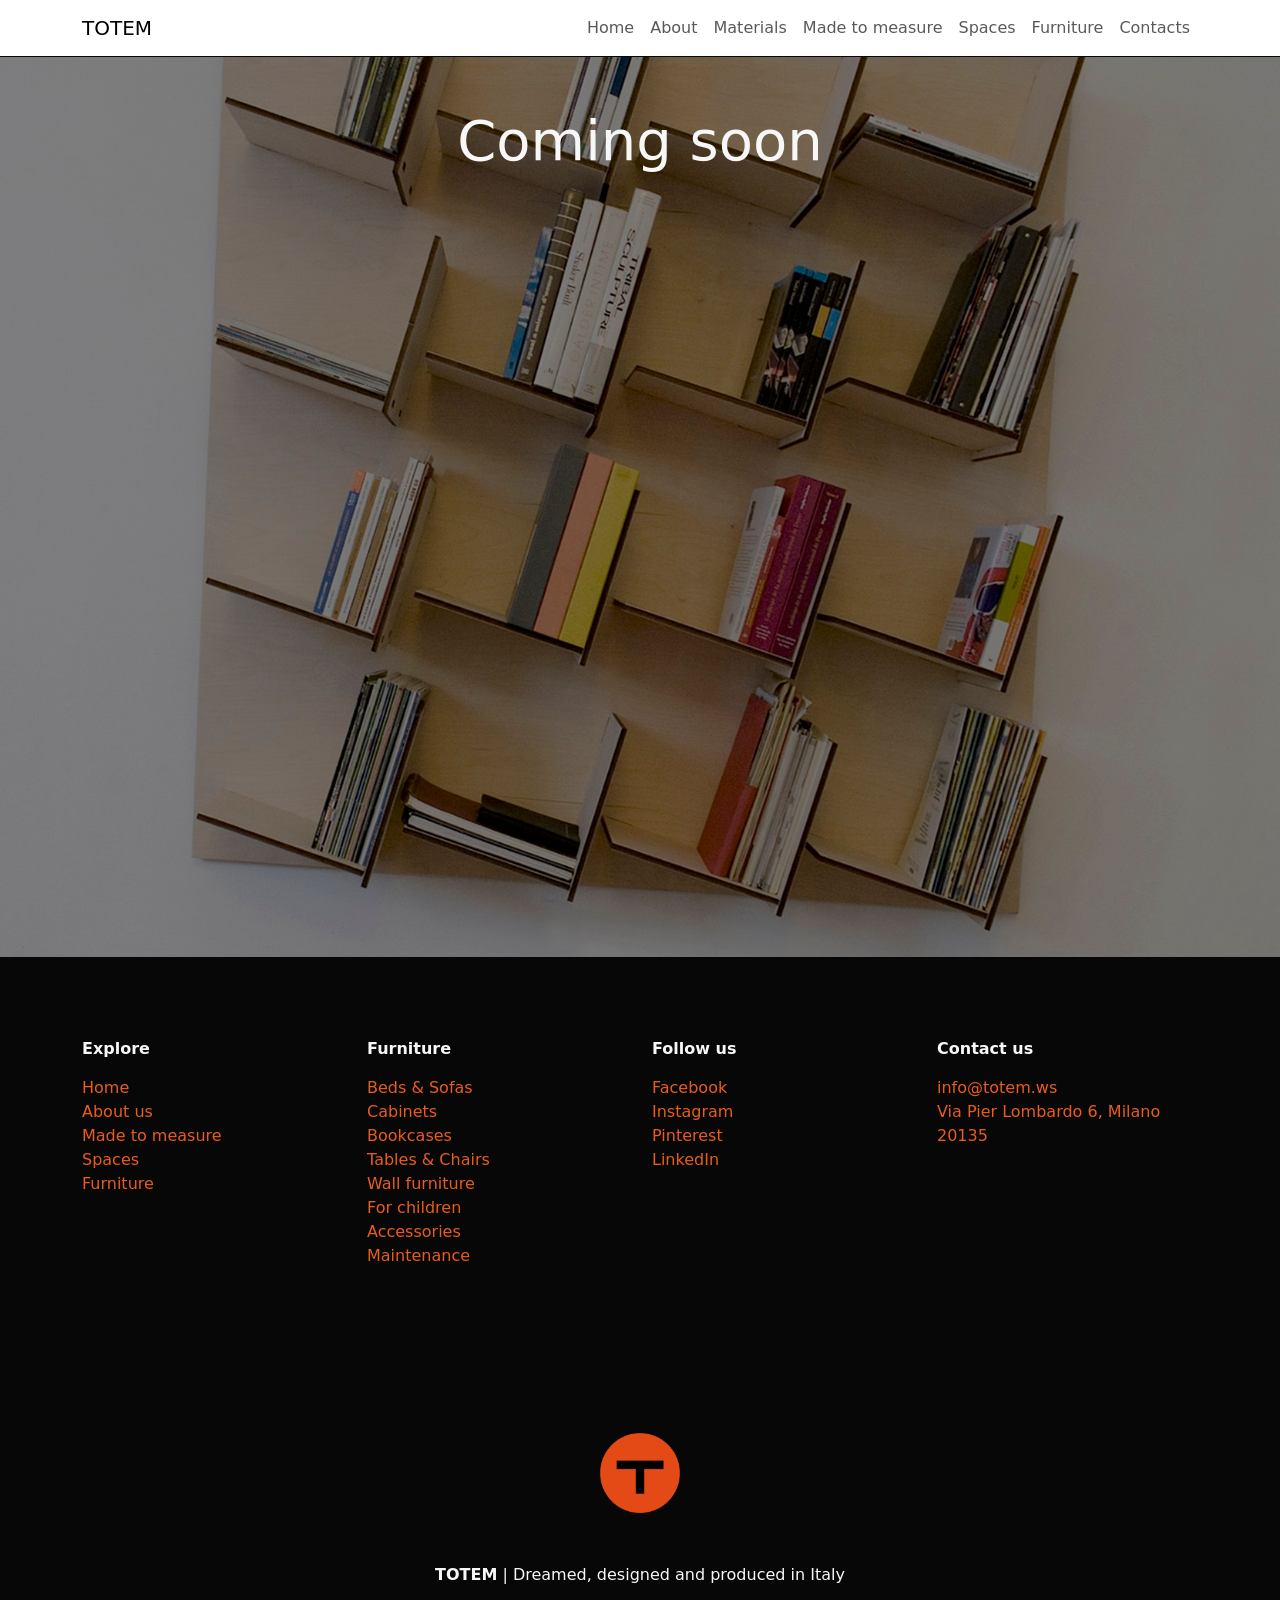
<file: furniture/bookcases.html>
<!doctype html>
<html lang="en">

<head>
    <meta charset="utf-8">
    <meta name="viewport" content="width=device-width, initial-scale=1">

    <title>TOTEM | Bookcases</title>

    <link href="https://cdn.jsdelivr.net/npm/bootstrap@5.3.3/dist/css/bootstrap.min.css" rel="stylesheet">
    <link href="../assets/css/main.css" rel="stylesheet">
    <link rel="stylesheet" href="https://cdnjs.cloudflare.com/ajax/libs/font-awesome/6.5.1/css/all.min.css">
</head>

<body class="text-dark">

    <!-- Navbar -->
    <nav class="navbar navbar-expand-lg">
        <div class="container">
            <a class="navbar-brand" href="index.html">TOTEM</a>

            <button class="navbar-toggler" type="button" data-bs-toggle="collapse" data-bs-target="#nav"
                aria-controls="nav" aria-expanded="false" aria-label="Toggle navigation">
                <span class="navbar-toggler-icon"></span>
            </button>

            <div class="collapse navbar-collapse" id="nav">
                <ul class="navbar-nav ms-auto">
                    <li class="nav-item"><a class="nav-link" href="../index.html">Home</a></li>
                    <li class="nav-item"><a class="nav-link" href="../about.html">About</a></li>
                    <li class="nav-item"><a class="nav-link" href="../materials.html">Materials</a></li>
                    <li class="nav-item"><a class="nav-link" href="../made-to-measure.html">Made to measure</a></li>
                    <li class="nav-item"><a class="nav-link" href="../spaces.html">Spaces</a></li>
                    <li class="nav-item"><a class="nav-link" href="../furniture.html">Furniture</a></li>
                    <li class="nav-item"><a class="nav-link" href="../contacts.html">Contacts</a></li>
                </ul>
            </div>
        </div>
    </nav>

    <!-- ---------------------------------------- -->
    <!-- ---------------------------------------- -->
    <!-- PAGE CONTENT -->
    <!-- ---------------------------------------- -->
    <!-- ---------------------------------------- -->

    <!-- Title -->
    <!-- <section>
        <div class="container">
            <h1 class="text-extra-large">Bookcases</h1>
        </div>
    </section> -->

    <!-- Categories -->
    <section class="under-construction bookcases-uc-background">
         <div class="container">
            <h1 class="text-extra-large text-light">Coming soon</h1>
        </div>
    </section>

    <!-- ---------------------------------------- -->
    <!-- ---------------------------------------- -->
    <!-- END OF PAGE CONTENT -->
    <!-- ---------------------------------------- -->
    <!-- ---------------------------------------- -->

    <!-- footer -->
    <footer class="bg-dark text-light">
        <section>
            <div class="container">
                <div class="row">
                    <div class="col-md-3 vss">
                        <div class="fw-bold vss">Explore</div>
                        <div class="text-accent"><a href="../index.html">Home</a></div>
                        <div class="text-accent"><a href="../about.html">About us</a></div>
                        <div class="text-accent"><a href="../made-to-measure.html">Made to measure</a></div>
                        <div class="text-accent"><a href="../spaces.html">Spaces</a></div>
                        <div class="text-accent"><a href="../furniture.html">Furniture</a></div>
                    </div>

                    <div class="col-md-3 vss">
                        <div class="fw-bold vss">Furniture</div>
                        <div class="text-accent"><a href="beds-and-sofas.html">Beds & Sofas</a></div>
                        <div class="text-accent"><a href="cabinets.html">Cabinets</a></div>
                        <div class="text-accent"><a href="bookcases.html">Bookcases</a></div>
                        <div class="text-accent"><a href="tables-and-chairs.html">Tables & Chairs</a></div>
                        <div class="text-accent"><a href="wall-furniture.html">Wall furniture</a></div>
                        <div class="text-accent"><a href="for-children.html">For children</a></div>
                        <div class="text-accent"><a href="accessories.html">Accessories</a></div>
                        <div class="text-accent"><a href="maintenance.html">Maintenance</a></div>
                    </div>

                    <div class="col-md-3 vss">
                        <div class="fw-bold vss">Follow us</div>
                        <div class="text-accent"><a href="https://www.facebook.com/totemitalia/">Facebook</a></div>
                        <div class="text-accent"><a href="https://www.instagram.com/totemitalia/">Instagram</a></div>
                        <div class="text-accent"><a href="https://www.pinterest.it/totemitalia/">Pinterest</a></div>
                        <div class="text-accent"><a href="http://linkedin.com/in/totem-italia-38a21064">LinkedIn</a>
                        </div>
                    </div>

                    <div class="col-md-3 vss">
                        <div class="fw-bold vss">Contact us</div>
                        <div class="text-accent"><a href="mailto:info@totem.ws">info@totem.ws</a></div>
                        <div class="text-accent"><a href="https://maps.app.goo.gl/YVrzbDgxtVVMACem8">Via Pier Lombardo
                                6, Milano 20135</a></div>

                    </div>
                </div>
            </div>
        </section>

        <section class="text-center">
            <div><img src="../assets/img/logo-small.png" class="logo-footer" alt=""></div>
            <div><span class="fw-bold">TOTEM</span> | Dreamed, designed and produced in Italy</div>
        </section>
    </footer>

    <script src="https://cdn.jsdelivr.net/npm/bootstrap@5.3.3/dist/js/bootstrap.bundle.min.js"></script>
</body>

</html>
</file>
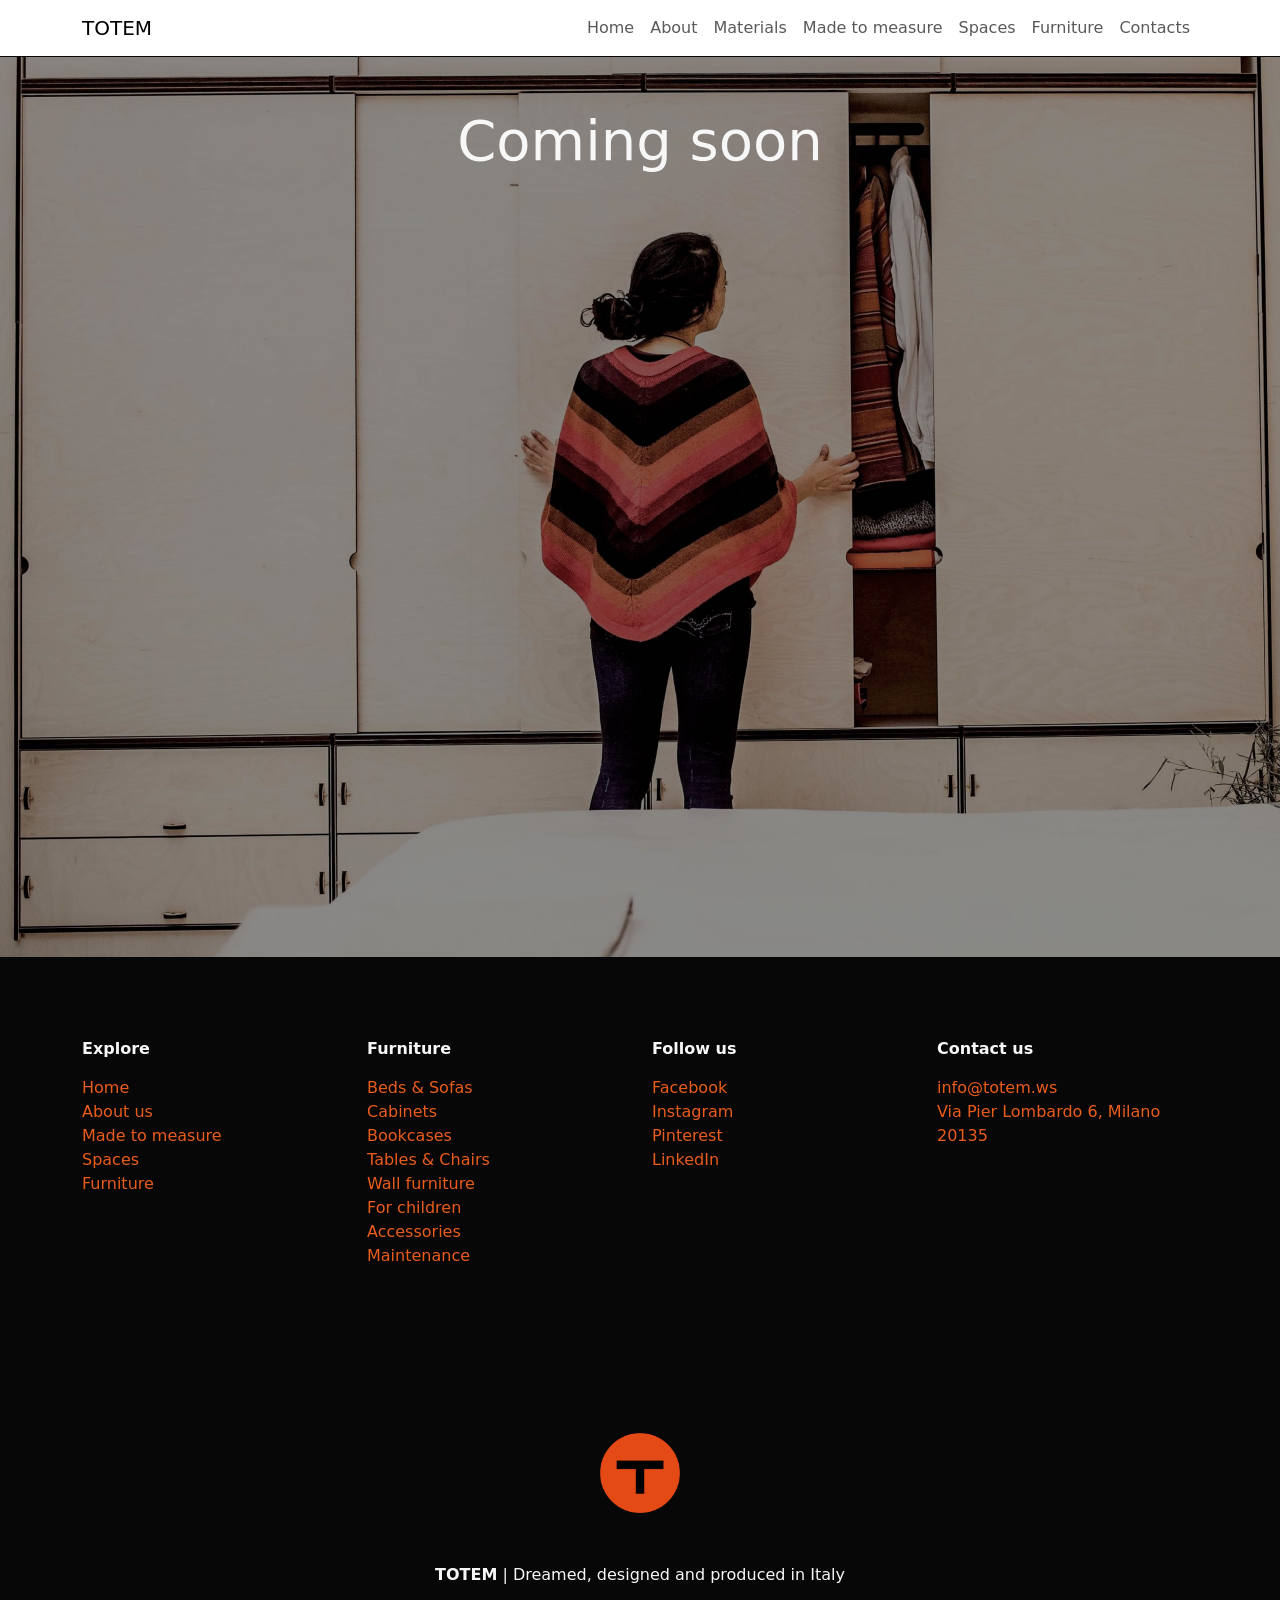
<file: furniture/cabinets.html>
<!doctype html>
<html lang="en">

<head>
    <meta charset="utf-8">
    <meta name="viewport" content="width=device-width, initial-scale=1">

    <title>TOTEM | Cabinets</title>

    <link href="https://cdn.jsdelivr.net/npm/bootstrap@5.3.3/dist/css/bootstrap.min.css" rel="stylesheet">
    <link href="../assets/css/main.css" rel="stylesheet">
    <link rel="stylesheet" href="https://cdnjs.cloudflare.com/ajax/libs/font-awesome/6.5.1/css/all.min.css">
</head>

<body class="text-dark">

    <!-- Navbar -->
    <nav class="navbar navbar-expand-lg">
        <div class="container">
            <a class="navbar-brand" href="index.html">TOTEM</a>

            <button class="navbar-toggler" type="button" data-bs-toggle="collapse" data-bs-target="#nav"
                aria-controls="nav" aria-expanded="false" aria-label="Toggle navigation">
                <span class="navbar-toggler-icon"></span>
            </button>

            <div class="collapse navbar-collapse" id="nav">
                <ul class="navbar-nav ms-auto">
                    <li class="nav-item"><a class="nav-link" href="../index.html">Home</a></li>
                    <li class="nav-item"><a class="nav-link" href="../about.html">About</a></li>
                    <li class="nav-item"><a class="nav-link" href="../materials.html">Materials</a></li>
                    <li class="nav-item"><a class="nav-link" href="../made-to-measure.html">Made to measure</a></li>
                    <li class="nav-item"><a class="nav-link" href="../spaces.html">Spaces</a></li>
                    <li class="nav-item"><a class="nav-link" href="../furniture.html">Furniture</a></li>
                    <li class="nav-item"><a class="nav-link" href="../contacts.html">Contacts</a></li>
                </ul>
            </div>
        </div>
    </nav>

    <!-- ---------------------------------------- -->
    <!-- ---------------------------------------- -->
    <!-- PAGE CONTENT -->
    <!-- ---------------------------------------- -->
    <!-- ---------------------------------------- -->

    <!-- Title -->
    <!-- <section>
        <div class="container">
            <h1 class="text-extra-large">Cabinets</h1>
        </div>
    </section> -->

    <!-- Categories -->
    <section class="under-construction cabinets-uc-background">
         <div class="container">
            <h1 class="text-extra-large text-light">Coming soon</h1>
        </div>
    </section>

    <!-- ---------------------------------------- -->
    <!-- ---------------------------------------- -->
    <!-- END OF PAGE CONTENT -->
    <!-- ---------------------------------------- -->
    <!-- ---------------------------------------- -->

    <!-- footer -->
    <footer class="bg-dark text-light">
        <section>
            <div class="container">
                <div class="row">
                    <div class="col-md-3 vss">
                        <div class="fw-bold vss">Explore</div>
                        <div class="text-accent"><a href="../index.html">Home</a></div>
                        <div class="text-accent"><a href="../about.html">About us</a></div>
                        <div class="text-accent"><a href="../made-to-measure.html">Made to measure</a></div>
                        <div class="text-accent"><a href="../spaces.html">Spaces</a></div>
                        <div class="text-accent"><a href="../furniture.html">Furniture</a></div>
                    </div>

                    <div class="col-md-3 vss">
                        <div class="fw-bold vss">Furniture</div>
                        <div class="text-accent"><a href="beds-and-sofas.html">Beds & Sofas</a></div>
                        <div class="text-accent"><a href="cabinets.html">Cabinets</a></div>
                        <div class="text-accent"><a href="bookcases.html">Bookcases</a></div>
                        <div class="text-accent"><a href="tables-and-chairs.html">Tables & Chairs</a></div>
                        <div class="text-accent"><a href="wall-furniture.html">Wall furniture</a></div>
                        <div class="text-accent"><a href="for-children.html">For children</a></div>
                        <div class="text-accent"><a href="accessories.html">Accessories</a></div>
                        <div class="text-accent"><a href="maintenance.html">Maintenance</a></div>
                    </div>

                    <div class="col-md-3 vss">
                        <div class="fw-bold vss">Follow us</div>
                        <div class="text-accent"><a href="https://www.facebook.com/totemitalia/">Facebook</a></div>
                        <div class="text-accent"><a href="https://www.instagram.com/totemitalia/">Instagram</a></div>
                        <div class="text-accent"><a href="https://www.pinterest.it/totemitalia/">Pinterest</a></div>
                        <div class="text-accent"><a href="http://linkedin.com/in/totem-italia-38a21064">LinkedIn</a>
                        </div>
                    </div>

                    <div class="col-md-3 vss">
                        <div class="fw-bold vss">Contact us</div>
                        <div class="text-accent"><a href="mailto:info@totem.ws">info@totem.ws</a></div>
                        <div class="text-accent"><a href="https://maps.app.goo.gl/YVrzbDgxtVVMACem8">Via Pier Lombardo
                                6, Milano 20135</a></div>

                    </div>
                </div>
            </div>
        </section>

        <section class="text-center">
            <div><img src="../assets/img/logo-small.png" class="logo-footer" alt=""></div>
            <div><span class="fw-bold">TOTEM</span> | Dreamed, designed and produced in Italy</div>
        </section>
    </footer>

    <script src="https://cdn.jsdelivr.net/npm/bootstrap@5.3.3/dist/js/bootstrap.bundle.min.js"></script>
</body>

</html>
</file>
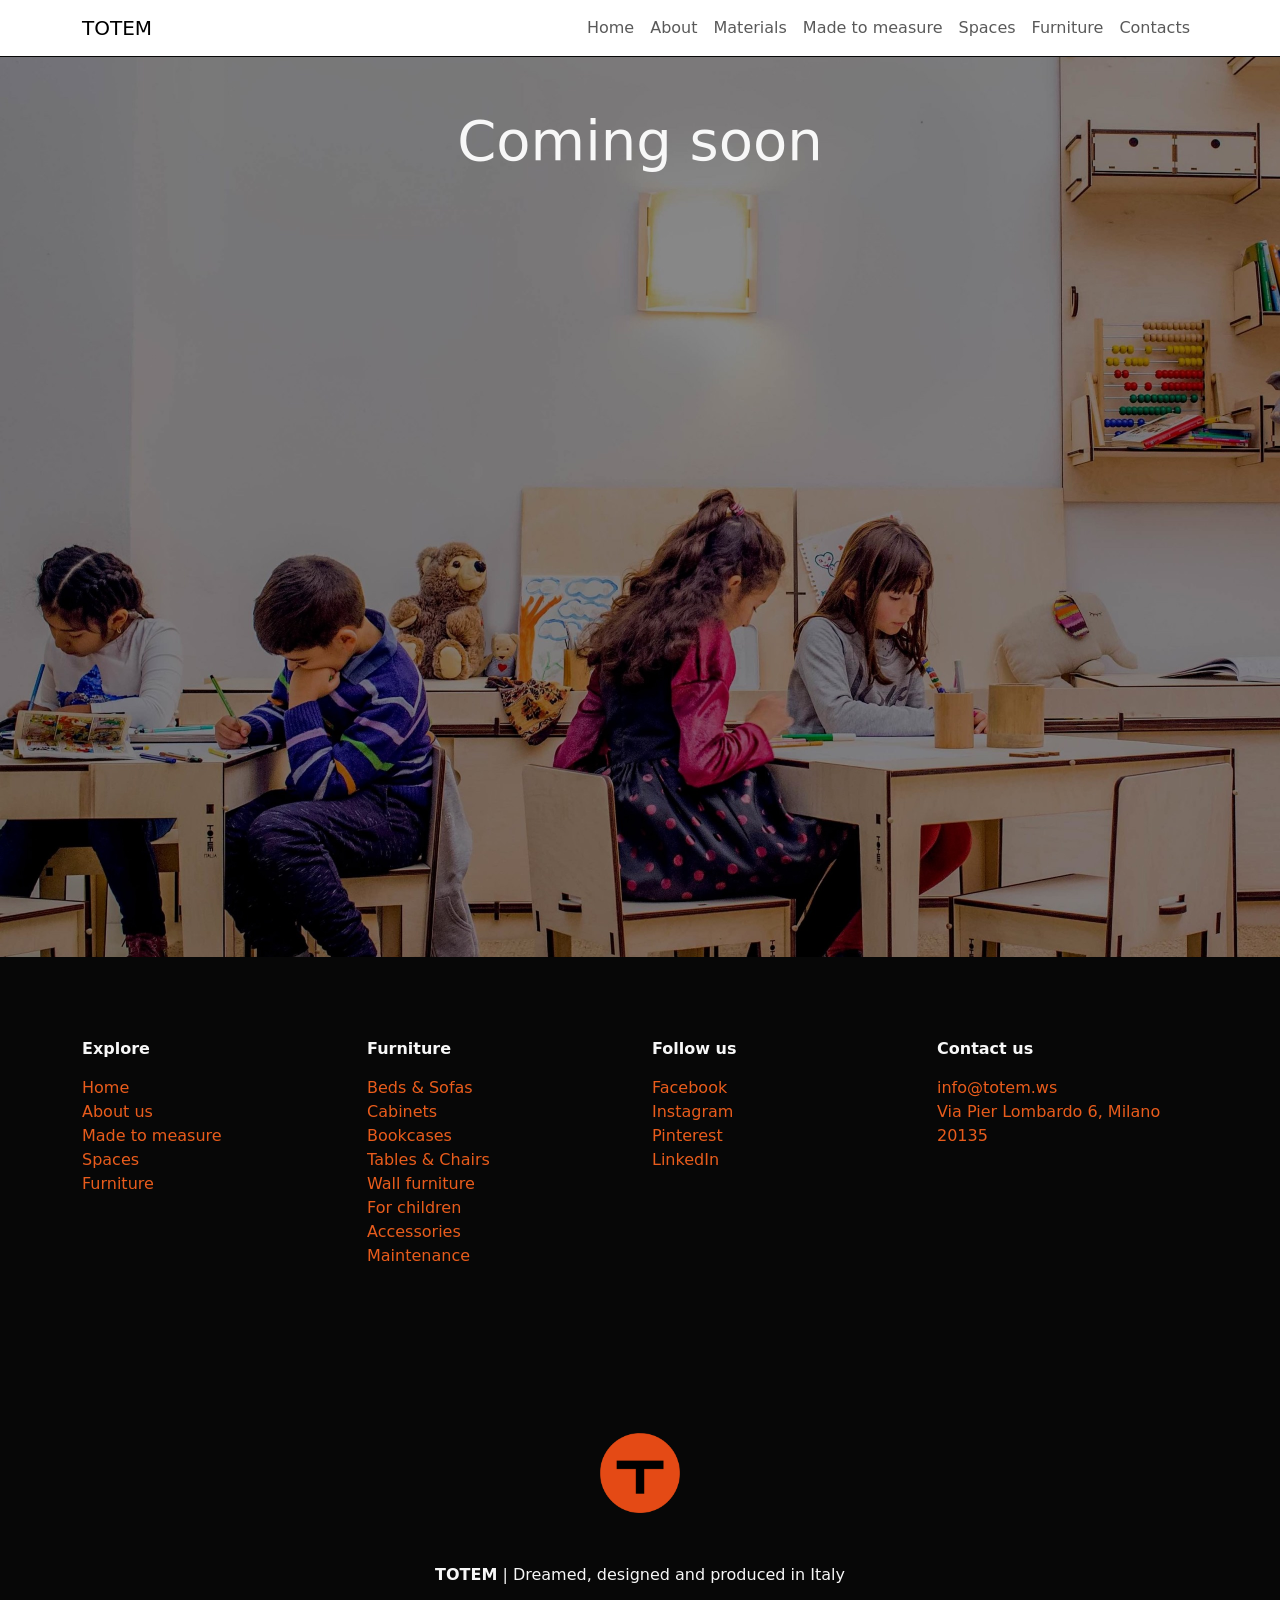
<file: furniture/for-children.html>
<!doctype html>
<html lang="en">

<head>
    <meta charset="utf-8">
    <meta name="viewport" content="width=device-width, initial-scale=1">

    <title>TOTEM | For Children</title>

    <link href="https://cdn.jsdelivr.net/npm/bootstrap@5.3.3/dist/css/bootstrap.min.css" rel="stylesheet">
    <link href="../assets/css/main.css" rel="stylesheet">
    <link rel="stylesheet" href="https://cdnjs.cloudflare.com/ajax/libs/font-awesome/6.5.1/css/all.min.css">
</head>

<body class="text-dark">

    <!-- Navbar -->
    <nav class="navbar navbar-expand-lg">
        <div class="container">
            <a class="navbar-brand" href="index.html">TOTEM</a>

            <button class="navbar-toggler" type="button" data-bs-toggle="collapse" data-bs-target="#nav"
                aria-controls="nav" aria-expanded="false" aria-label="Toggle navigation">
                <span class="navbar-toggler-icon"></span>
            </button>

            <div class="collapse navbar-collapse" id="nav">
                <ul class="navbar-nav ms-auto">
                    <li class="nav-item"><a class="nav-link" href="../index.html">Home</a></li>
                    <li class="nav-item"><a class="nav-link" href="../about.html">About</a></li>
                    <li class="nav-item"><a class="nav-link" href="../materials.html">Materials</a></li>
                    <li class="nav-item"><a class="nav-link" href="../made-to-measure.html">Made to measure</a></li>
                    <li class="nav-item"><a class="nav-link" href="../spaces.html">Spaces</a></li>
                    <li class="nav-item"><a class="nav-link" href="../furniture.html">Furniture</a></li>
                    <li class="nav-item"><a class="nav-link" href="../contacts.html">Contacts</a></li>
                </ul>
            </div>
        </div>
    </nav>

    <!-- ---------------------------------------- -->
    <!-- ---------------------------------------- -->
    <!-- PAGE CONTENT -->
    <!-- ---------------------------------------- -->
    <!-- ---------------------------------------- -->

    <!-- Title -->
    <!-- <section>
        <div class="container">
            <h1 class="text-extra-large">For Children</h1>
        </div>
    </section> -->

    <!-- Categories -->
    <section class="under-construction for-children-uc-background">
         <div class="container">
            <h1 class="text-extra-large text-light">Coming soon</h1>
        </div>
    </section>

    <!-- ---------------------------------------- -->
    <!-- ---------------------------------------- -->
    <!-- END OF PAGE CONTENT -->
    <!-- ---------------------------------------- -->
    <!-- ---------------------------------------- -->

    <!-- footer -->
    <footer class="bg-dark text-light">
        <section>
            <div class="container">
                <div class="row">
                    <div class="col-md-3 vss">
                        <div class="fw-bold vss">Explore</div>
                        <div class="text-accent"><a href="../index.html">Home</a></div>
                        <div class="text-accent"><a href="../about.html">About us</a></div>
                        <div class="text-accent"><a href="../made-to-measure.html">Made to measure</a></div>
                        <div class="text-accent"><a href="../spaces.html">Spaces</a></div>
                        <div class="text-accent"><a href="../furniture.html">Furniture</a></div>
                    </div>

                    <div class="col-md-3 vss">
                        <div class="fw-bold vss">Furniture</div>
                        <div class="text-accent"><a href="beds-and-sofas.html">Beds & Sofas</a></div>
                        <div class="text-accent"><a href="cabinets.html">Cabinets</a></div>
                        <div class="text-accent"><a href="bookcases.html">Bookcases</a></div>
                        <div class="text-accent"><a href="tables-and-chairs.html">Tables & Chairs</a></div>
                        <div class="text-accent"><a href="wall-furniture.html">Wall furniture</a></div>
                        <div class="text-accent"><a href="for-children.html">For children</a></div>
                        <div class="text-accent"><a href="accessories.html">Accessories</a></div>
                        <div class="text-accent"><a href="maintenance.html">Maintenance</a></div>
                    </div>

                    <div class="col-md-3 vss">
                        <div class="fw-bold vss">Follow us</div>
                        <div class="text-accent"><a href="https://www.facebook.com/totemitalia/">Facebook</a></div>
                        <div class="text-accent"><a href="https://www.instagram.com/totemitalia/">Instagram</a></div>
                        <div class="text-accent"><a href="https://www.pinterest.it/totemitalia/">Pinterest</a></div>
                        <div class="text-accent"><a href="http://linkedin.com/in/totem-italia-38a21064">LinkedIn</a>
                        </div>
                    </div>

                    <div class="col-md-3 vss">
                        <div class="fw-bold vss">Contact us</div>
                        <div class="text-accent"><a href="mailto:info@totem.ws">info@totem.ws</a></div>
                        <div class="text-accent"><a href="https://maps.app.goo.gl/YVrzbDgxtVVMACem8">Via Pier Lombardo
                                6, Milano 20135</a></div>

                    </div>
                </div>
            </div>
        </section>

        <section class="text-center">
            <div><img src="../assets/img/logo-small.png" class="logo-footer" alt=""></div>
            <div><span class="fw-bold">TOTEM</span> | Dreamed, designed and produced in Italy</div>
        </section>
    </footer>

    <script src="https://cdn.jsdelivr.net/npm/bootstrap@5.3.3/dist/js/bootstrap.bundle.min.js"></script>
</body>

</html>
</file>
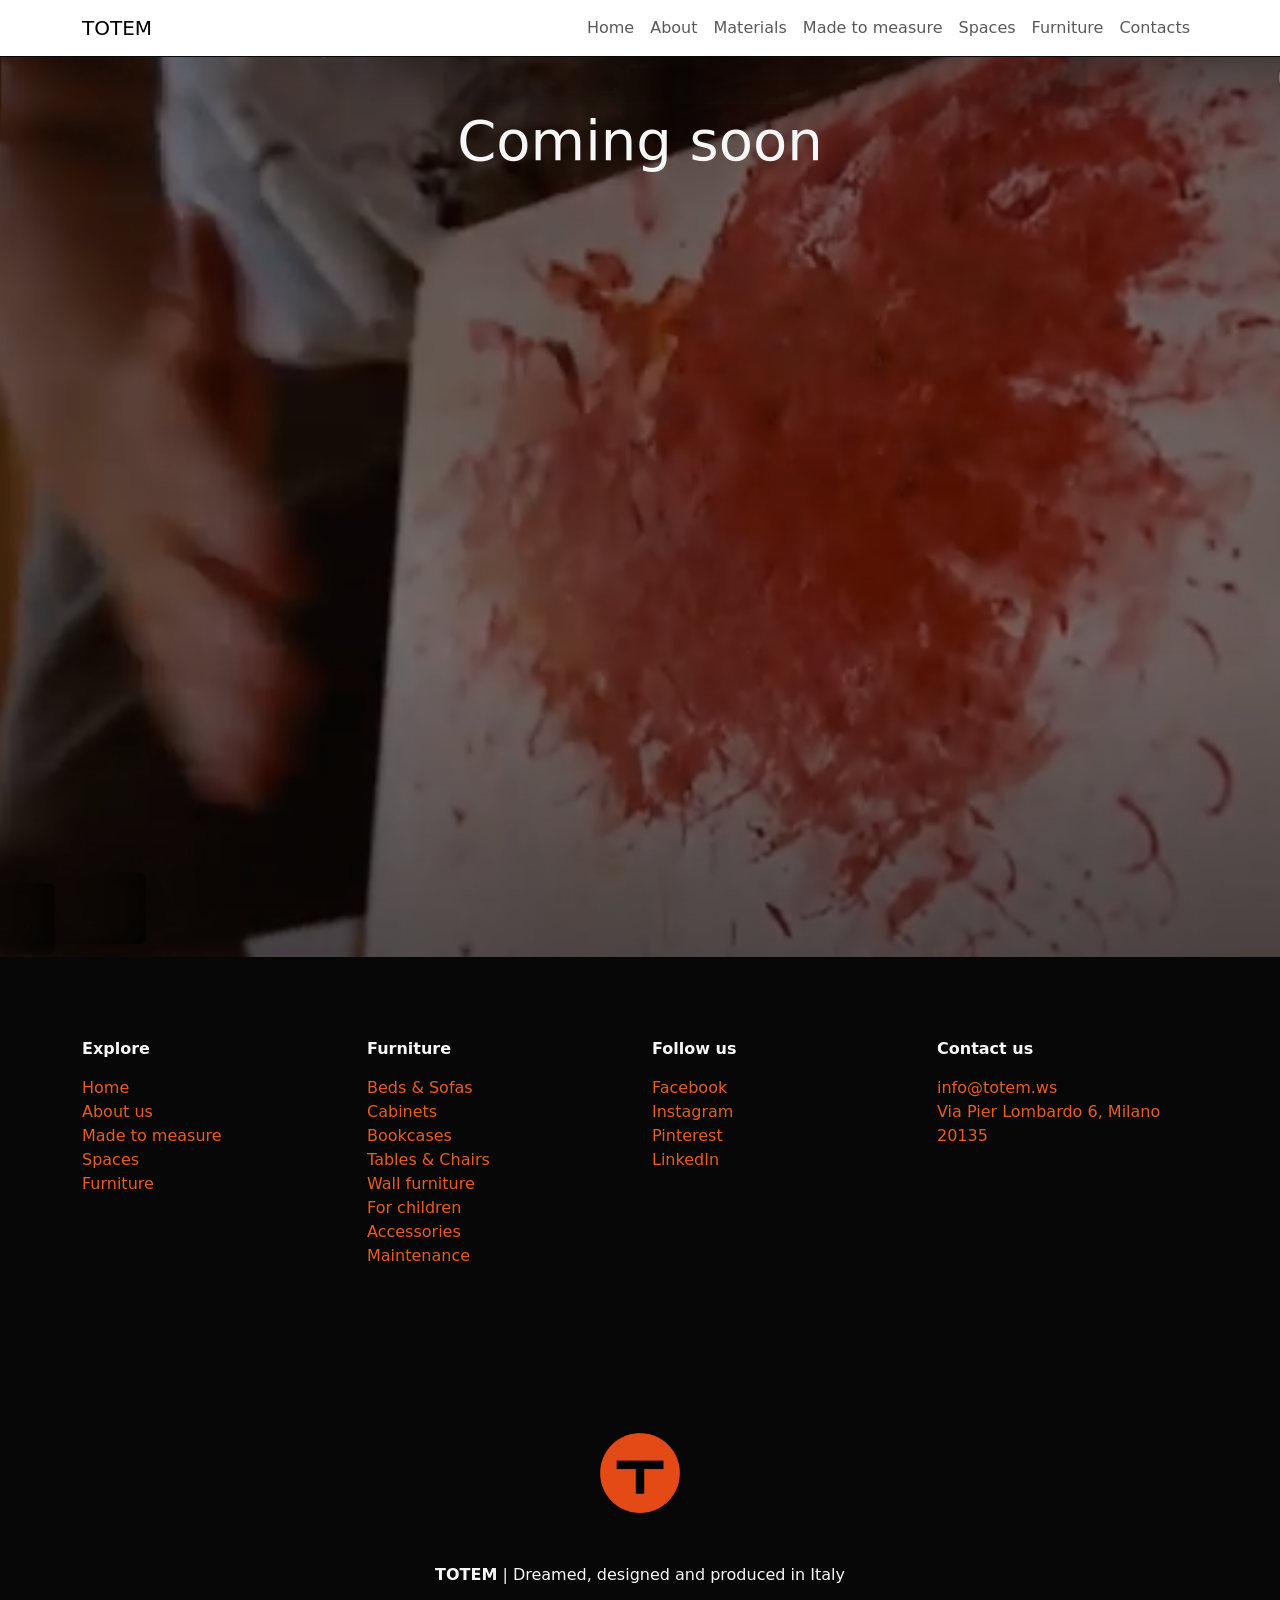
<file: furniture/maintenance.html>
<!doctype html>
<html lang="en">

<head>
    <meta charset="utf-8">
    <meta name="viewport" content="width=device-width, initial-scale=1">

    <title>TOTEM | Maintenance</title>

    <link href="https://cdn.jsdelivr.net/npm/bootstrap@5.3.3/dist/css/bootstrap.min.css" rel="stylesheet">
    <link href="../assets/css/main.css" rel="stylesheet">
    <link rel="stylesheet" href="https://cdnjs.cloudflare.com/ajax/libs/font-awesome/6.5.1/css/all.min.css">
</head>

<body class="text-dark">

    <!-- Navbar -->
    <nav class="navbar navbar-expand-lg">
        <div class="container">
            <a class="navbar-brand" href="index.html">TOTEM</a>

            <button class="navbar-toggler" type="button" data-bs-toggle="collapse" data-bs-target="#nav"
                aria-controls="nav" aria-expanded="false" aria-label="Toggle navigation">
                <span class="navbar-toggler-icon"></span>
            </button>

            <div class="collapse navbar-collapse" id="nav">
                <ul class="navbar-nav ms-auto">
                    <li class="nav-item"><a class="nav-link" href="../index.html">Home</a></li>
                    <li class="nav-item"><a class="nav-link" href="../about.html">About</a></li>
                    <li class="nav-item"><a class="nav-link" href="../materials.html">Materials</a></li>
                    <li class="nav-item"><a class="nav-link" href="../made-to-measure.html">Made to measure</a></li>
                    <li class="nav-item"><a class="nav-link" href="../spaces.html">Spaces</a></li>
                    <li class="nav-item"><a class="nav-link" href="../furniture.html">Furniture</a></li>
                    <li class="nav-item"><a class="nav-link" href="../contacts.html">Contacts</a></li>
                </ul>
            </div>
        </div>
    </nav>

    <!-- ---------------------------------------- -->
    <!-- ---------------------------------------- -->
    <!-- PAGE CONTENT -->
    <!-- ---------------------------------------- -->
    <!-- ---------------------------------------- -->

    <!-- Title -->
    <!-- <section>
        <div class="container">
            <h1 class="text-extra-large">Maintenance</h1>
        </div>
    </section> -->

    <!-- Categories -->
    <section class="under-construction maintenance-uc-background">
         <div class="container">
            <h1 class="text-extra-large text-light">Coming soon</h1>
        </div>
    </section>

    <!-- ---------------------------------------- -->
    <!-- ---------------------------------------- -->
    <!-- END OF PAGE CONTENT -->
    <!-- ---------------------------------------- -->
    <!-- ---------------------------------------- -->

    <!-- footer -->
    <footer class="bg-dark text-light">
        <section>
            <div class="container">
                <div class="row">
                    <div class="col-md-3 vss">
                        <div class="fw-bold vss">Explore</div>
                        <div class="text-accent"><a href="../index.html">Home</a></div>
                        <div class="text-accent"><a href="../about.html">About us</a></div>
                        <div class="text-accent"><a href="../made-to-measure.html">Made to measure</a></div>
                        <div class="text-accent"><a href="../spaces.html">Spaces</a></div>
                        <div class="text-accent"><a href="../furniture.html">Furniture</a></div>
                    </div>

                    <div class="col-md-3 vss">
                        <div class="fw-bold vss">Furniture</div>
                        <div class="text-accent"><a href="beds-and-sofas.html">Beds & Sofas</a></div>
                        <div class="text-accent"><a href="cabinets.html">Cabinets</a></div>
                        <div class="text-accent"><a href="bookcases.html">Bookcases</a></div>
                        <div class="text-accent"><a href="tables-and-chairs.html">Tables & Chairs</a></div>
                        <div class="text-accent"><a href="wall-furniture.html">Wall furniture</a></div>
                        <div class="text-accent"><a href="for-children.html">For children</a></div>
                        <div class="text-accent"><a href="accessories.html">Accessories</a></div>
                        <div class="text-accent"><a href="maintenance.html">Maintenance</a></div>
                    </div>

                    <div class="col-md-3 vss">
                        <div class="fw-bold vss">Follow us</div>
                        <div class="text-accent"><a href="https://www.facebook.com/totemitalia/">Facebook</a></div>
                        <div class="text-accent"><a href="https://www.instagram.com/totemitalia/">Instagram</a></div>
                        <div class="text-accent"><a href="https://www.pinterest.it/totemitalia/">Pinterest</a></div>
                        <div class="text-accent"><a href="http://linkedin.com/in/totem-italia-38a21064">LinkedIn</a>
                        </div>
                    </div>

                    <div class="col-md-3 vss">
                        <div class="fw-bold vss">Contact us</div>
                        <div class="text-accent"><a href="mailto:info@totem.ws">info@totem.ws</a></div>
                        <div class="text-accent"><a href="https://maps.app.goo.gl/YVrzbDgxtVVMACem8">Via Pier Lombardo
                                6, Milano 20135</a></div>

                    </div>
                </div>
            </div>
        </section>

        <section class="text-center">
            <div><img src="../assets/img/logo-small.png" class="logo-footer" alt=""></div>
            <div><span class="fw-bold">TOTEM</span> | Dreamed, designed and produced in Italy</div>
        </section>
    </footer>

    <script src="https://cdn.jsdelivr.net/npm/bootstrap@5.3.3/dist/js/bootstrap.bundle.min.js"></script>
</body>

</html>
</file>
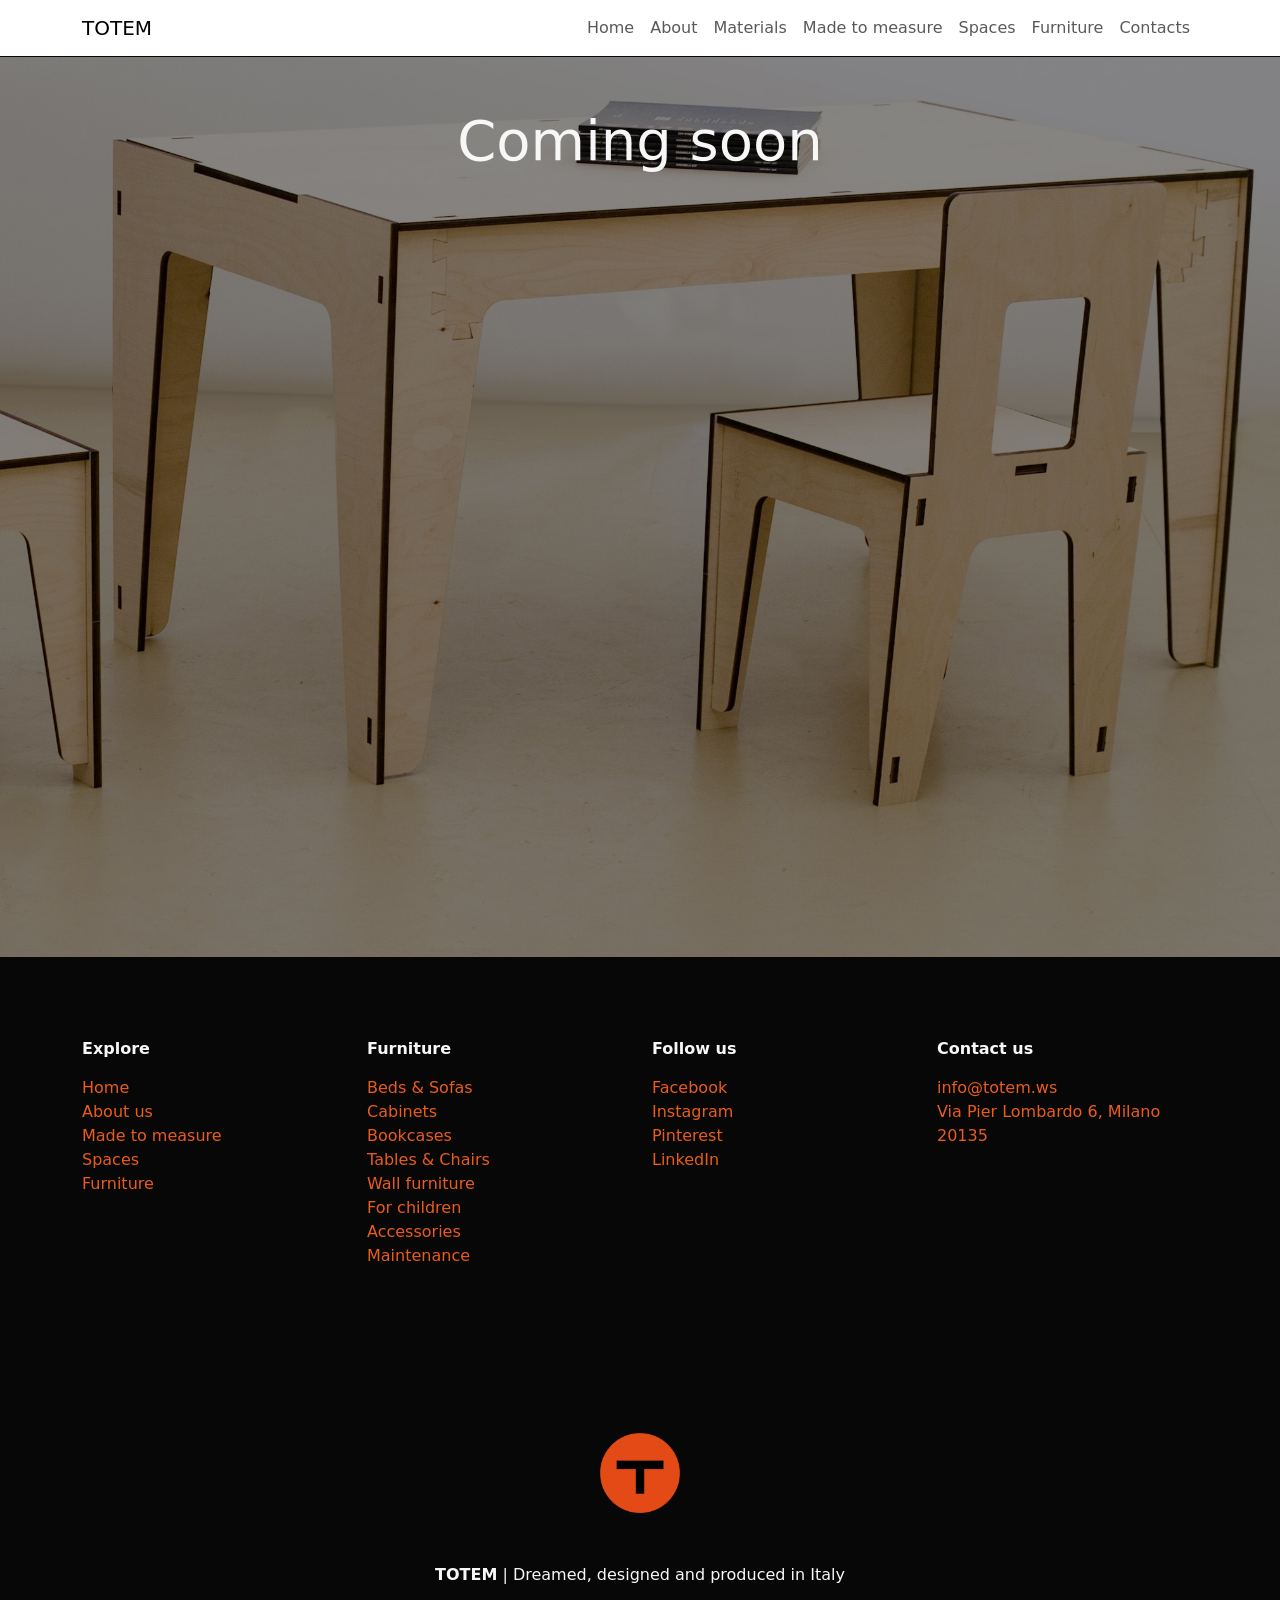
<file: furniture/tables-and-chairs.html>
<!doctype html>
<html lang="en">

<head>
    <meta charset="utf-8">
    <meta name="viewport" content="width=device-width, initial-scale=1">

    <title>TOTEM | Tables & Chairs</title>

    <link href="https://cdn.jsdelivr.net/npm/bootstrap@5.3.3/dist/css/bootstrap.min.css" rel="stylesheet">
    <link href="../assets/css/main.css" rel="stylesheet">
    <link rel="stylesheet" href="https://cdnjs.cloudflare.com/ajax/libs/font-awesome/6.5.1/css/all.min.css">
</head>

<body class="text-dark">

    <!-- Navbar -->
    <nav class="navbar navbar-expand-lg">
        <div class="container">
            <a class="navbar-brand" href="index.html">TOTEM</a>

            <button class="navbar-toggler" type="button" data-bs-toggle="collapse" data-bs-target="#nav"
                aria-controls="nav" aria-expanded="false" aria-label="Toggle navigation">
                <span class="navbar-toggler-icon"></span>
            </button>

            <div class="collapse navbar-collapse" id="nav">
                <ul class="navbar-nav ms-auto">
                    <li class="nav-item"><a class="nav-link" href="../index.html">Home</a></li>
                    <li class="nav-item"><a class="nav-link" href="../about.html">About</a></li>
                    <li class="nav-item"><a class="nav-link" href="../materials.html">Materials</a></li>
                    <li class="nav-item"><a class="nav-link" href="../made-to-measure.html">Made to measure</a></li>
                    <li class="nav-item"><a class="nav-link" href="../spaces.html">Spaces</a></li>
                    <li class="nav-item"><a class="nav-link" href="../furniture.html">Furniture</a></li>
                    <li class="nav-item"><a class="nav-link" href="../contacts.html">Contacts</a></li>
                </ul>
            </div>
        </div>
    </nav>

    <!-- ---------------------------------------- -->
    <!-- ---------------------------------------- -->
    <!-- PAGE CONTENT -->
    <!-- ---------------------------------------- -->
    <!-- ---------------------------------------- -->

    <!-- Title -->
    <!-- <section>
        <div class="container">
            <h1 class="text-extra-large">Tables & Chairs</h1>
        </div>
    </section> -->

    <!-- Categories -->
    <section class="under-construction tables-and-chairs-uc-background">
         <div class="container">
            <h1 class="text-extra-large text-light">Coming soon</h1>
        </div>
    </section>

    <!-- ---------------------------------------- -->
    <!-- ---------------------------------------- -->
    <!-- END OF PAGE CONTENT -->
    <!-- ---------------------------------------- -->
    <!-- ---------------------------------------- -->

    <!-- footer -->
    <footer class="bg-dark text-light">
        <section>
            <div class="container">
                <div class="row">
                    <div class="col-md-3 vss">
                        <div class="fw-bold vss">Explore</div>
                        <div class="text-accent"><a href="../index.html">Home</a></div>
                        <div class="text-accent"><a href="../about.html">About us</a></div>
                        <div class="text-accent"><a href="../made-to-measure.html">Made to measure</a></div>
                        <div class="text-accent"><a href="../spaces.html">Spaces</a></div>
                        <div class="text-accent"><a href="../furniture.html">Furniture</a></div>
                    </div>

                    <div class="col-md-3 vss">
                        <div class="fw-bold vss">Furniture</div>
                        <div class="text-accent"><a href="beds-and-sofas.html">Beds & Sofas</a></div>
                        <div class="text-accent"><a href="cabinets.html">Cabinets</a></div>
                        <div class="text-accent"><a href="bookcases.html">Bookcases</a></div>
                        <div class="text-accent"><a href="tables-and-chairs.html">Tables & Chairs</a></div>
                        <div class="text-accent"><a href="wall-furniture.html">Wall furniture</a></div>
                        <div class="text-accent"><a href="for-children.html">For children</a></div>
                        <div class="text-accent"><a href="accessories.html">Accessories</a></div>
                        <div class="text-accent"><a href="maintenance.html">Maintenance</a></div>
                    </div>

                    <div class="col-md-3 vss">
                        <div class="fw-bold vss">Follow us</div>
                        <div class="text-accent"><a href="https://www.facebook.com/totemitalia/">Facebook</a></div>
                        <div class="text-accent"><a href="https://www.instagram.com/totemitalia/">Instagram</a></div>
                        <div class="text-accent"><a href="https://www.pinterest.it/totemitalia/">Pinterest</a></div>
                        <div class="text-accent"><a href="http://linkedin.com/in/totem-italia-38a21064">LinkedIn</a>
                        </div>
                    </div>

                    <div class="col-md-3 vss">
                        <div class="fw-bold vss">Contact us</div>
                        <div class="text-accent"><a href="mailto:info@totem.ws">info@totem.ws</a></div>
                        <div class="text-accent"><a href="https://maps.app.goo.gl/YVrzbDgxtVVMACem8">Via Pier Lombardo
                                6, Milano 20135</a></div>

                    </div>
                </div>
            </div>
        </section>

        <section class="text-center">
            <div><img src="../assets/img/logo-small.png" class="logo-footer" alt=""></div>
            <div><span class="fw-bold">TOTEM</span> | Dreamed, designed and produced in Italy</div>
        </section>
    </footer>

    <script src="https://cdn.jsdelivr.net/npm/bootstrap@5.3.3/dist/js/bootstrap.bundle.min.js"></script>
</body>

</html>
</file>
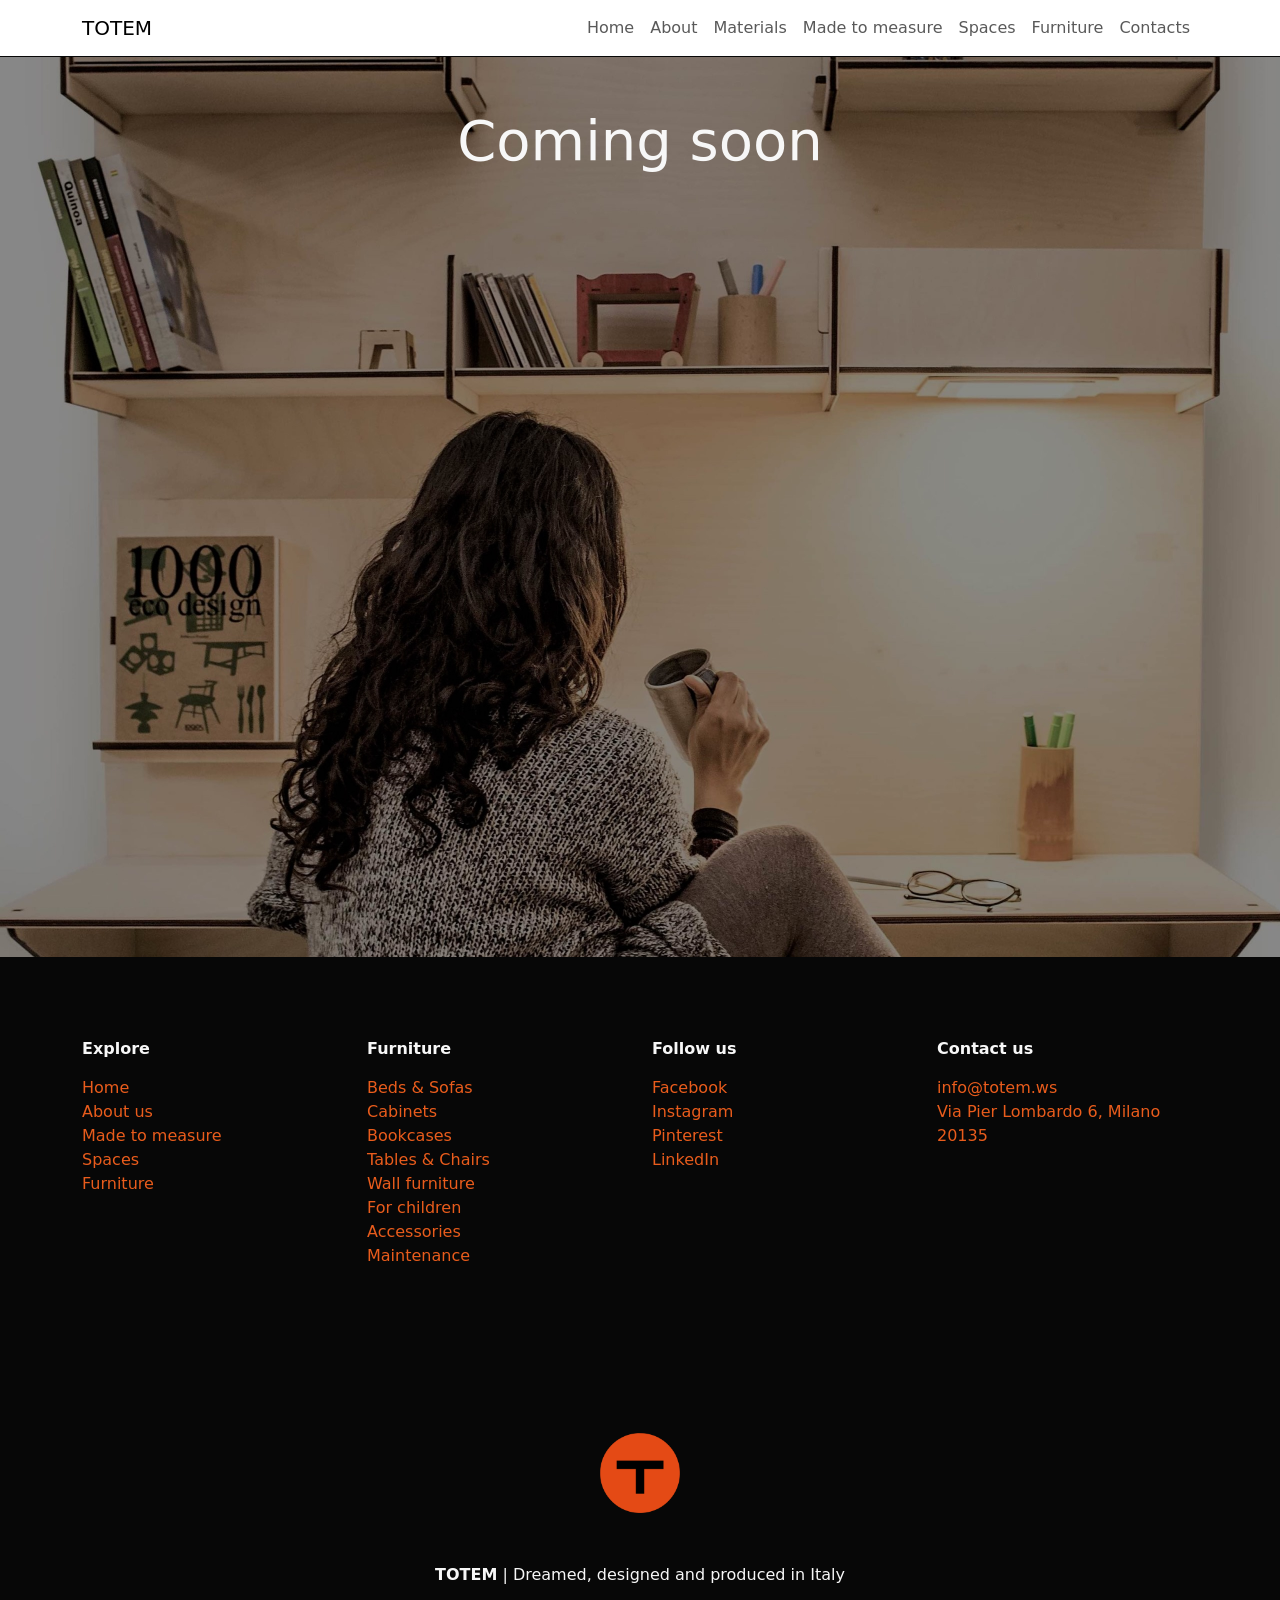
<file: furniture/wall-furniture.html>
<!doctype html>
<html lang="en">

<head>
    <meta charset="utf-8">
    <meta name="viewport" content="width=device-width, initial-scale=1">

    <title>TOTEM | Wall Furniture</title>

    <link href="https://cdn.jsdelivr.net/npm/bootstrap@5.3.3/dist/css/bootstrap.min.css" rel="stylesheet">
    <link href="../assets/css/main.css" rel="stylesheet">
    <link rel="stylesheet" href="https://cdnjs.cloudflare.com/ajax/libs/font-awesome/6.5.1/css/all.min.css">
</head>

<body class="text-dark">

    <!-- Navbar -->
    <nav class="navbar navbar-expand-lg">
        <div class="container">
            <a class="navbar-brand" href="index.html">TOTEM</a>

            <button class="navbar-toggler" type="button" data-bs-toggle="collapse" data-bs-target="#nav"
                aria-controls="nav" aria-expanded="false" aria-label="Toggle navigation">
                <span class="navbar-toggler-icon"></span>
            </button>

            <div class="collapse navbar-collapse" id="nav">
                <ul class="navbar-nav ms-auto">
                    <li class="nav-item"><a class="nav-link" href="../index.html">Home</a></li>
                    <li class="nav-item"><a class="nav-link" href="../about.html">About</a></li>
                    <li class="nav-item"><a class="nav-link" href="../materials.html">Materials</a></li>
                    <li class="nav-item"><a class="nav-link" href="../made-to-measure.html">Made to measure</a></li>
                    <li class="nav-item"><a class="nav-link" href="../spaces.html">Spaces</a></li>
                    <li class="nav-item"><a class="nav-link" href="../furniture.html">Furniture</a></li>
                    <li class="nav-item"><a class="nav-link" href="../contacts.html">Contacts</a></li>
                </ul>
            </div>
        </div>
    </nav>

    <!-- ---------------------------------------- -->
    <!-- ---------------------------------------- -->
    <!-- PAGE CONTENT -->
    <!-- ---------------------------------------- -->
    <!-- ---------------------------------------- -->

    <!-- Title -->
    <!-- <section>
        <div class="container">
            <h1 class="text-extra-large">Wall furniture</h1>
        </div>
    </section> -->

    <!-- Categories -->
    <section class="under-construction wall-furniture-uc-background">
         <div class="container">
            <h1 class="text-extra-large text-light">Coming soon</h1>
        </div>
    </section>

    <!-- ---------------------------------------- -->
    <!-- ---------------------------------------- -->
    <!-- END OF PAGE CONTENT -->
    <!-- ---------------------------------------- -->
    <!-- ---------------------------------------- -->

    <!-- footer -->
    <footer class="bg-dark text-light">
        <section>
            <div class="container">
                <div class="row">
                    <div class="col-md-3 vss">
                        <div class="fw-bold vss">Explore</div>
                        <div class="text-accent"><a href="../index.html">Home</a></div>
                        <div class="text-accent"><a href="../about.html">About us</a></div>
                        <div class="text-accent"><a href="../made-to-measure.html">Made to measure</a></div>
                        <div class="text-accent"><a href="../spaces.html">Spaces</a></div>
                        <div class="text-accent"><a href="../furniture.html">Furniture</a></div>
                    </div>

                    <div class="col-md-3 vss">
                        <div class="fw-bold vss">Furniture</div>
                        <div class="text-accent"><a href="beds-and-sofas.html">Beds & Sofas</a></div>
                        <div class="text-accent"><a href="cabinets.html">Cabinets</a></div>
                        <div class="text-accent"><a href="bookcases.html">Bookcases</a></div>
                        <div class="text-accent"><a href="tables-and-chairs.html">Tables & Chairs</a></div>
                        <div class="text-accent"><a href="wall-furniture.html">Wall furniture</a></div>
                        <div class="text-accent"><a href="for-children.html">For children</a></div>
                        <div class="text-accent"><a href="accessories.html">Accessories</a></div>
                        <div class="text-accent"><a href="maintenance.html">Maintenance</a></div>
                    </div>

                    <div class="col-md-3 vss">
                        <div class="fw-bold vss">Follow us</div>
                        <div class="text-accent"><a href="https://www.facebook.com/totemitalia/">Facebook</a></div>
                        <div class="text-accent"><a href="https://www.instagram.com/totemitalia/">Instagram</a></div>
                        <div class="text-accent"><a href="https://www.pinterest.it/totemitalia/">Pinterest</a></div>
                        <div class="text-accent"><a href="http://linkedin.com/in/totem-italia-38a21064">LinkedIn</a>
                        </div>
                    </div>

                    <div class="col-md-3 vss">
                        <div class="fw-bold vss">Contact us</div>
                        <div class="text-accent"><a href="mailto:info@totem.ws">info@totem.ws</a></div>
                        <div class="text-accent"><a href="https://maps.app.goo.gl/YVrzbDgxtVVMACem8">Via Pier Lombardo
                                6, Milano 20135</a></div>

                    </div>
                </div>
            </div>
        </section>

        <section class="text-center">
            <div><img src="../assets/img/logo-small.png" class="logo-footer" alt=""></div>
            <div><span class="fw-bold">TOTEM</span> | Dreamed, designed and produced in Italy</div>
        </section>
    </footer>

    <script src="https://cdn.jsdelivr.net/npm/bootstrap@5.3.3/dist/js/bootstrap.bundle.min.js"></script>
</body>

</html>
</file>
<file: assets/css/main.css>
:root{
  --accent:#E95C1C;
  --light:#F7F7F7;
  --dark:#070707;
}

.bg-accent{ background: var(--accent) !important; }
.bg-light{ background: var(--light) !important; }
.bg-dark{ background: var(--dark) !important; }
.bg-muted{ background: var(--muted) !important; }

.text-accent{ color: var(--accent) !important; }
.text-light{ color: var(--light) !important; }
.text-dark{ color: var(--dark) !important; }
.text-muted{ color: var(--muted) !important; }

nav {
  border-bottom: 1px solid var(--dark);
  color: var(#070707)
}

.text-center { text-align: center; }
.text-left { text-align: left; }
.full-width {
  width: 100vw;
  padding-left: 0;
  padding-right: 0;
}

.hero{
  min-height: 100vh;
  display: flex;
  align-items: center;

  background-image: url("/assets/img/totem-space.jpg");
  background-size: cover;
  background-position: center;
  background-repeat: no-repeat;
}

.hero{
  min-height: 100vh;
  display: flex;
  align-items: center;
}

section {
  padding: 50px 25px;
}

.vsl {
  margin-top: 60px;
  margin-bottom: 60px;
}
.vss {
  margin-top: 15px;
  margin-bottom: 15px;
}

.text-large {
  font-size: 2.5em;
}
.text-extra-large {
  font-size: 3.5em;
}

.btn-outline {
  display: inline-block;
  padding: 10px;
  border: 2px solid;
  background: transparent;
  color: inherit;
  text-decoration: none;
  font-weight: 500;
  transition: all .25s ease;
  border-radius: 5px;
}

.btn-outline:hover{
  background: var(--accent);
}

.square-img{
  width: 100%;
  aspect-ratio: 1 / 1;
  object-fit: cover;
}

.with-border {
  border: 2px solid;
  border-radius: 5px;
}

a,
a:hover,
a:focus,
a:active,
a:visited{
  color: inherit;
  text-decoration: none;
}

.logo-footer {
  width: 80px;
  height: 80px;
  margin: 50px;
}

.card-like {
  background-color: var(--light);
  box-shadow: 0 20px 40px rgba(0, 0, 0, 0.6);
  padding: 30px;
}

.card-background {
  background-size: cover;
  background-position: center;
  background-repeat: no-repeat;
  padding: 100px;
}
.about-card-background { background-image: url("/assets/img/totem-space.jpg"); }
.materials-card-background { background-image: url("/assets/img/birch-plywood.jpg"); }
.paint-card-background { background-image: url("/assets/img/paint.jpg"); }
.totembuild-card-background { background-image: url("/assets/img/totembuild.jpg"); }

.videoWrapper {
  position: relative;
  padding-bottom: 56.25%;
  padding-top: 25px;
  height: 0;
  width: 60%;
  display: inline-block;
}

.videoWrapper iframe {
  position: absolute;
  top: 0;
  left: 0;
  width: 100%;
  height: 100%;
}


.furniture-categories-background {
  width: 100%;
  aspect-ratio: 1 / 1;
  background-size: cover;
  background-position: center;
  background-repeat: no-repeat;
  padding: 50px;
}
.beds-and-sofas-category-background { background-image: url("/assets/img/furniture/categories/beds-and-sofas.jpg")}
.cabinets-category-background { background-image: url("/assets/img/furniture/categories/cabinets.jpg")}
.bookcases-category-background { background-image: url("/assets/img/furniture/categories/bookcases.jpg")}
.tables-and-chairs-category-background { background-image: url("/assets/img/furniture/categories/tables-and-chairs.jpg")}
.wall-furniture-category-background { background-image: url("/assets/img/furniture/categories/wall-furniture.jpg")}
.for-children-category-background { background-image: url("/assets/img/furniture/categories/furniture-for-children.jpg")}
.accessories-category-background { background-image: url("/assets/img/furniture/categories/accessories.jpg")}
.maintenance-category-background { background-image: url("/assets/img/furniture/categories/maintenance.png")}

.spaces-img { width: 100% }
.totem-spaces-section {
  padding-bottom: 200px;
  margin-bottom: -200px;
}

.under-construction {
  height: 100vh;
  background-size: cover;
  background-position: center;
  background-repeat: no-repeat;
  text-align: center;
}

.beds-and-sofas-uc-background { background-image: url("/assets/img/furniture/categories/beds-and-sofas.jpg")}
.cabinets-uc-background { background-image: url("/assets/img/furniture/categories/cabinets.jpg")}
.bookcases-uc-background { background-image: url("/assets/img/furniture/categories/bookcases.jpg")}
.tables-and-chairs-uc-background { background-image: url("/assets/img/furniture/categories/tables-and-chairs.jpg")}
.wall-furniture-uc-background { background-image: url("/assets/img/furniture/categories/wall-furniture.jpg")}
.for-children-uc-background { background-image: url("/assets/img/furniture/categories/furniture-for-children.jpg")}
.accessories-uc-background { background-image: url("/assets/img/furniture/categories/accessories.jpg")}
.maintenance-uc-background { background-image: url("/assets/img/furniture/categories/maintenance.png")}

.totembuild-property-tile {
  aspect-ratio: 1 / 1;
}

.totembuild-property-bg {
  background-size: cover;
  background-position: center;
  background-repeat: no-repeat;
  text-align: center;
}

.totembuild-advantages-bg {
  background-size: cover;
  background-position: center;
  background-repeat: no-repeat;
  text-align: center;
  background-image: url("/assets/img/totembuild/advantages.png");
  min-height: 250px;
}

.totembuild-advantages {
  padding: 50px;
}

.totembuild-property-txt {
  display: flex;
  align-items: center;
  justify-content: center;
}

.totembuild-property-bg1 { background-image: url("/assets/img/totembuild/properties/p1.jpg")}
.totembuild-property-bg2 { background-image: url("/assets/img/totembuild/properties/p2.jpg")}
.totembuild-property-bg3 { background-image: url("/assets/img/totembuild/properties/p3.jpg")}
.totembuild-property-bg4 { background-image: url("/assets/img/totembuild/properties/p4.png")}
.totembuild-property-bg5 { background-image: url("/assets/img/totembuild/properties/p5.jpg")}
.totembuild-property-bg6 { background-image: url("/assets/img/totembuild/properties/p6.png")}
.totembuild-property-bg7 { background-image: url("/assets/img/totembuild/properties/p7.png")}
.totembuild-property-bg8 { background-image: url("/assets/img/totembuild/properties/p8.jpg")}

.totembuild-material {
  padding: 50px;
  background-size: cover;
  background-position: center;
  background-repeat: no-repeat;
  background-image: url("/assets/img/birch-plywood.jpg");
}

.totembuild-example-image {
  width: 100%;
  aspect-ratio: 1 / 1;
  object-fit: cover;
}

.vertical-middle {
  display: flex;
  align-items: center;
  justify-content: center;
  flex-direction: column;
  height: 100%;
  gap: 0;
}
.vertical-middle > * {
  margin: 0;
}
</file>
